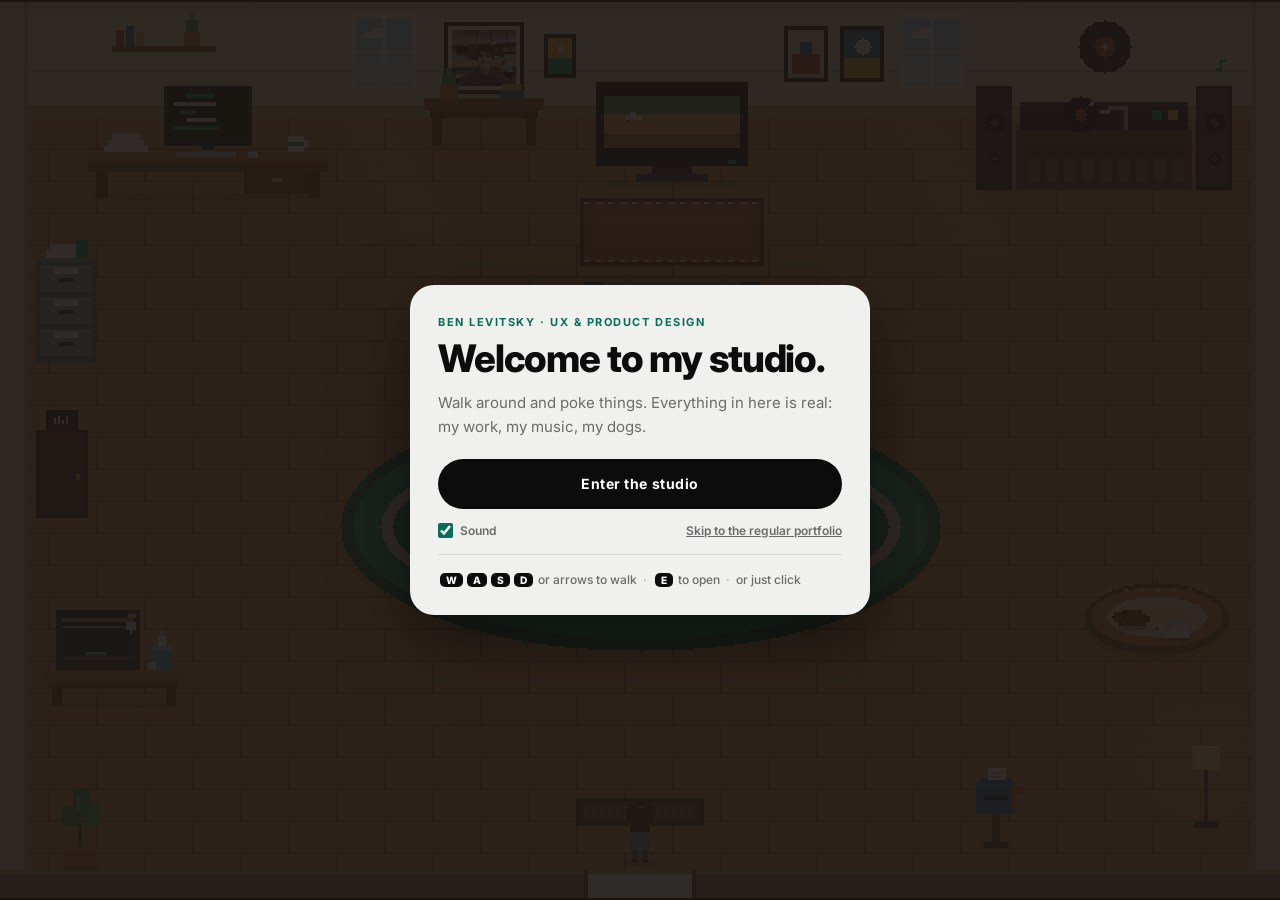
<file: world/index.html>
<!DOCTYPE html>
<html lang="en">
<head>
<meta charset="UTF-8">
<meta name="viewport" content="width=device-width, initial-scale=1, viewport-fit=cover">
<meta name="theme-color" content="#1b1612">
<title>Ben's Studio — a walkable portfolio</title>
<meta name="description" content="Walk around Ben Levitsky's studio. Every object is a way into his work, music, dogs, and contact info.">
<link rel="preconnect" href="https://fonts.googleapis.com">
<link rel="preconnect" href="https://fonts.gstatic.com" crossorigin>
<link href="https://fonts.googleapis.com/css2?family=Inter:wght@400;500;600;700;800&display=swap" rel="stylesheet">
<link rel="stylesheet" href="style.css">
</head>
<body>

<canvas id="c" tabindex="0" role="img"
        aria-label="Interactive studio scene. Use the Places menu or arrow keys to explore. All content is also available from the regular portfolio."></canvas>
<div id="labels" aria-hidden="true"></div>

<!-- HUD -->
<header id="hud" hidden>
  <div class="hud-left">
    <span class="hud-title">Ben's Studio</span>
    <span class="hud-progress" id="progress" title="Things you've explored"><b id="found">0</b>/<span id="total">8</span> explored</span>
  </div>
  <div class="hud-right">
    <div class="places">
      <button id="placesBtn" class="pill" aria-expanded="false" aria-controls="placesList">Places</button>
      <ul id="placesList" hidden></ul>
    </div>
    <button id="muteBtn" class="pill icon" aria-pressed="false" aria-label="Sound on" title="Sound">
      <svg id="icoOn" viewBox="0 0 24 24" width="16" height="16" fill="none" stroke="currentColor" stroke-width="2" stroke-linecap="round" stroke-linejoin="round"><path d="M11 5 6 9H2v6h4l5 4V5z"/><path d="M15.5 8.5a5 5 0 0 1 0 7"/><path d="M18.5 5.5a9 9 0 0 1 0 13"/></svg>
      <svg id="icoOff" viewBox="0 0 24 24" width="16" height="16" fill="none" stroke="currentColor" stroke-width="2" stroke-linecap="round" stroke-linejoin="round" hidden><path d="M11 5 6 9H2v6h4l5 4V5z"/><path d="m22 9-6 6"/><path d="m16 9 6 6"/></svg>
    </button>
    <a class="pill ghost" id="skipLink" href="../index.html">Regular site →</a>
  </div>
</header>

<div id="hint" hidden></div>
<div id="toast" role="status" aria-live="polite"></div>

<!-- Drum play mode — key legend + exit, shown while playing the kit -->
<div id="drumPlay" hidden>
  <button id="drumPlayExit" class="drumplay-exit" type="button">
    <svg width="14" height="14" viewBox="0 0 24 24" fill="none" stroke="currentColor" stroke-width="2.4" stroke-linecap="round" stroke-linejoin="round"><path d="M15 18l-6-6 6-6"/></svg>
    Done playing
  </button>
  <div class="drumplay-legend">
    <span><kbd>1</kbd>Hi-hat</span>
    <span><kbd>2</kbd>Snare</span>
    <span><kbd>3</kbd>Kick</span>
    <span><kbd>4</kbd>Tom</span>
    <span><kbd>5</kbd>Crash</span>
    <span class="drumplay-esc"><kbd>Esc</kbd>to stop</span>
  </div>
</div>

<!-- Walkthrough — shown once, right after entering -->
<div id="walk" hidden>
  <div class="walk-card">
    <div class="walk-step" data-step="0">
      <div class="walk-icon"><svg viewBox="0 0 24 24" fill="none" stroke="currentColor" stroke-width="2" stroke-linecap="round" stroke-linejoin="round"><path d="M12 19V5M5 12l7-7 7 7"/></svg></div>
      <h3>Walking around</h3>
      <p><kbd>W</kbd><kbd>A</kbd><kbd>S</kbd><kbd>D</kbd> or the arrow keys move you. You can also just click anywhere on the floor. I'll path around the furniture.</p>
    </div>
    <div class="walk-step" data-step="1" hidden>
      <div class="walk-icon"><svg viewBox="0 0 24 24" fill="none" stroke="currentColor" stroke-width="2" stroke-linecap="round" stroke-linejoin="round"><circle cx="12" cy="12" r="9"/><path d="M12 8v4l3 2"/></svg></div>
      <h3>Opening things</h3>
      <p>Every labeled object is real content. Walk up and press <kbd>E</kbd>, or just click its label: Work, About, Music, and a few more.</p>
    </div>
    <div class="walk-step" data-step="2" hidden>
      <div class="walk-icon"><svg viewBox="0 0 24 24" fill="none" stroke="currentColor" stroke-width="2" stroke-linecap="round" stroke-linejoin="round"><path d="M4.5 12.5a4.5 4.5 0 0 1 5-7l2.5 2.5 2.5-2.5a4.5 4.5 0 1 1 6 6.5L12 20l-7.5-7.5Z"/></svg></div>
      <h3>Frankie &amp; Coby</h3>
      <p>My dogs follow you around the room. Click on either one to say hi. They nap in their bed if you wander off too long.</p>
    </div>
    <div class="walk-step" data-step="3" hidden>
      <div class="walk-icon"><svg viewBox="0 0 24 24" fill="none" stroke="currentColor" stroke-width="2" stroke-linecap="round" stroke-linejoin="round"><path d="M9 18V6l11-2v14"/><circle cx="6" cy="18" r="3"/><circle cx="17" cy="16" r="3"/></svg></div>
      <h3>There's a second room</h3>
      <p>The door on the left wall leads to a small drum studio. Music's already going, and the kit is fully playable.</p>
    </div>
    <div class="walk-dots"><span class="on"></span><span></span><span></span><span></span></div>
    <div class="walk-actions">
      <button id="walkSkip" class="walk-skip">Skip</button>
      <button id="walkNext" class="cta walk-next">Next</button>
    </div>
  </div>
</div>

<!-- Intro -->
<section id="intro">
  <div class="intro-card">
    <div class="eyebrow">Ben Levitsky · UX &amp; product design</div>
    <h1>Welcome to my studio.</h1>
    <p>Walk around and poke things. Everything in here is real: my work, my music, my dogs.</p>
    <button id="enter" class="cta">Enter the studio</button>
    <div class="intro-row">
      <label class="check"><input type="checkbox" id="soundOpt" checked> Sound</label>
      <a id="introSkip" href="../index.html">Skip to the regular portfolio</a>
    </div>
    <div class="keys" id="introKeys"><kbd>W</kbd><kbd>A</kbd><kbd>S</kbd><kbd>D</kbd> or arrows to walk <span>·</span> <kbd>E</kbd> to open <span>·</span> or just click</div>
  </div>
</section>

<!-- Content panel -->
<div id="panel" role="dialog" aria-modal="true" aria-labelledby="panelTitle" hidden>
  <div class="card" id="card">
    <div class="card-head">
      <h2 id="panelTitle"></h2>
      <button id="panelClose" class="close" aria-label="Close">✕</button>
    </div>
    <div class="card-body" id="panelBody"></div>
  </div>
</div>

<div id="live" class="sr" aria-live="polite"></div>

<noscript>
  <div class="noscript">This studio needs JavaScript. <a href="../index.html">Open the regular portfolio</a>.</div>
</noscript>

<script src="game.js"></script>
</body>
</html>
</file>
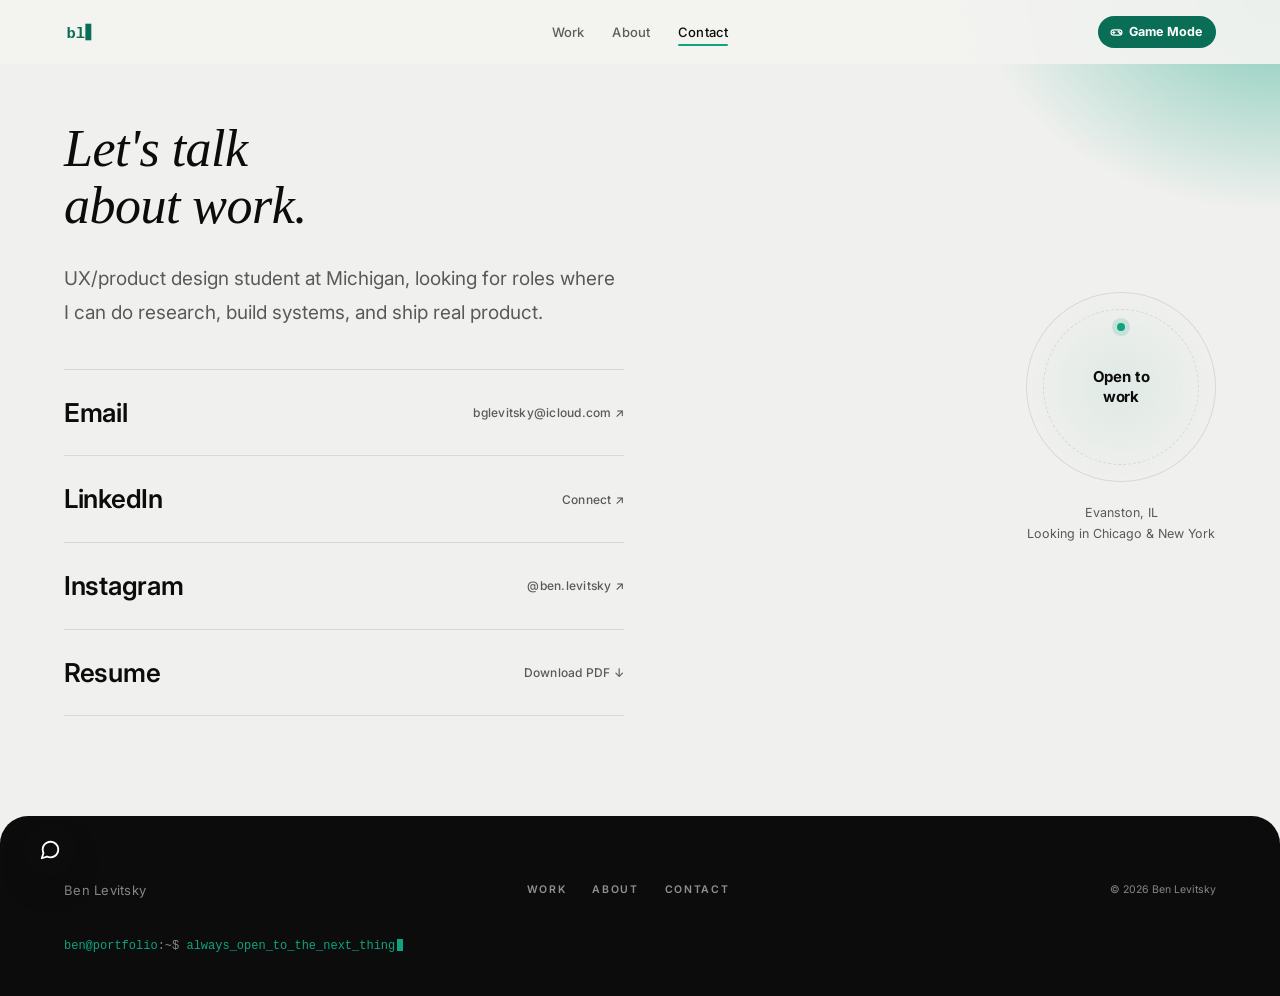
<file: contact.html>
<!DOCTYPE html>
<html lang="en">
<head>
<meta charset="UTF-8">
<meta name="viewport" content="width=device-width, initial-scale=1.0, viewport-fit=cover">
<meta name="apple-mobile-web-app-capable" content="yes">
<meta name="apple-mobile-web-app-status-bar-style" content="black-translucent">
<meta name="theme-color" content="#F3F3F1">
<title>Contact — Ben Levitsky</title>
<link rel="preconnect" href="https://fonts.googleapis.com">
<link rel="preconnect" href="https://fonts.gstatic.com" crossorigin>
<link href="https://fonts.googleapis.com/css2?family=Inter:wght@400;500;600;700;800&family=Montserrat:wght@400;700;800&display=swap" rel="stylesheet">
<link rel="stylesheet" href="css/site.css?v=20261126b">
</head>
<body>

<nav class="nav" id="nav">
  <a class="nav-logo" href="index.html" aria-label="Ben Levitsky — home">
    <svg class="nav-logo-mark" width="38" height="38" viewBox="0 0 32 32" aria-hidden="true">
      <text x="2" y="21">bl</text>
      <rect class="nav-logo-cursor" x="18" y="9" width="5" height="14"/>
    </svg>
  </a>
  <ul class="nav-mid">
    <li><a href="index.html">Work</a></li>
    <li><a href="about.html">About</a></li>
    <li><a href="contact.html">Contact</a></li>
  </ul>
  <div class="nav-right">
    <a href="world/index.html" class="nav-game">
      <svg width="13" height="13" viewBox="0 0 24 24" fill="none" stroke="currentColor" stroke-width="2.2" stroke-linecap="round" stroke-linejoin="round"><rect x="2" y="7" width="20" height="10" rx="5"/><path d="M7 10v4M5 12h4"/><circle cx="16" cy="10.5" r="1"/><circle cx="18.5" cy="13" r="1"/></svg>
      Game Mode
    </a>
  </div>
  <div class="burger" id="burger"><span></span><span></span><span></span></div>
</nav>

<div class="mob" id="mob">
  <a href="index.html">Work</a>
  <a href="about.html">About</a>
  <a href="contact.html">Contact</a>
  <a href="world/index.html" class="mob-game">
    <svg width="14" height="14" viewBox="0 0 24 24" fill="none" stroke="currentColor" stroke-width="2.2" stroke-linecap="round" stroke-linejoin="round"><rect x="2" y="7" width="20" height="10" rx="5"/><path d="M7 10v4M5 12h4"/><circle cx="16" cy="10.5" r="1"/><circle cx="18.5" cy="13" r="1"/></svg>
    Game Mode
  </a>
  <div class="mob-foot">
    <a href="https://www.linkedin.com/in/benjamin-levitsky-3704362a4/" target="_blank" style="color:var(--coral)">LinkedIn</a>
    &nbsp;·&nbsp;
    <a href="https://www.instagram.com/ben.levitsky/" target="_blank" style="color:var(--coral)">Instagram</a>
    &nbsp;·&nbsp;
    <a href="images/Ben-Levitsky-Resume.pdf" target="_blank" style="color:var(--coral)">Resume</a>
  </div>
</div>

<section class="contact-hero">
  <div class="wrap contact-wrap">
    <div class="contact-main">
      <h1 class="contact-h1 rv" style="transition-delay:.05s">Let's talk<br>about work.</h1>
      <p class="contact-body rv" style="transition-delay:.1s">UX/product design student at Michigan, looking for roles where I can do research, build systems, and ship real product.</p>

      <div class="contact-links rv" style="transition-delay:.15s">
        <a class="contact-link-row" href="mailto:bglevitsky@icloud.com">
          Email <span>bglevitsky@icloud.com ↗</span>
        </a>
        <a class="contact-link-row" href="https://www.linkedin.com/in/benjamin-levitsky-3704362a4/" target="_blank" rel="noopener">
          LinkedIn <span>Connect ↗</span>
        </a>
        <a class="contact-link-row" href="https://www.instagram.com/ben.levitsky/" target="_blank" rel="noopener">
          Instagram <span>@ben.levitsky ↗</span>
        </a>
        <a class="contact-link-row" href="images/Ben-Levitsky-Resume.pdf" target="_blank" rel="noopener">
          Resume <span>Download PDF ↓</span>
        </a>
      </div>
    </div>

    <div class="contact-side rv" style="transition-delay:.2s" aria-hidden="true">
      <div class="contact-status-ring">
        <span class="contact-status-dot"></span>
        <span class="contact-status-label">Open to<br>work</span>
      </div>
      <p class="contact-side-note">Evanston, IL<br>Looking in Chicago &amp; New York</p>
    </div>
  </div>
</section>

<footer class="footer footer-contact">
  <div class="f-row">
    <span class="f-logo">Ben Levitsky</span>
    <div class="f-links">
      <a href="index.html">Work</a>
      <a href="about.html">About</a>
      <a href="contact.html">Contact</a>
    </div>
    <span class="f-copy">© 2026 Ben Levitsky</span>
  </div>
  <div class="f-term">ben@portfolio<span class="f-term-dim">:~$</span> always_open_to_the_next_thing<span class="f-cursor"></span></div>
</footer>

<script src="js/site-common.js?v=20260930h"></script>
</body>
</html>
</file>
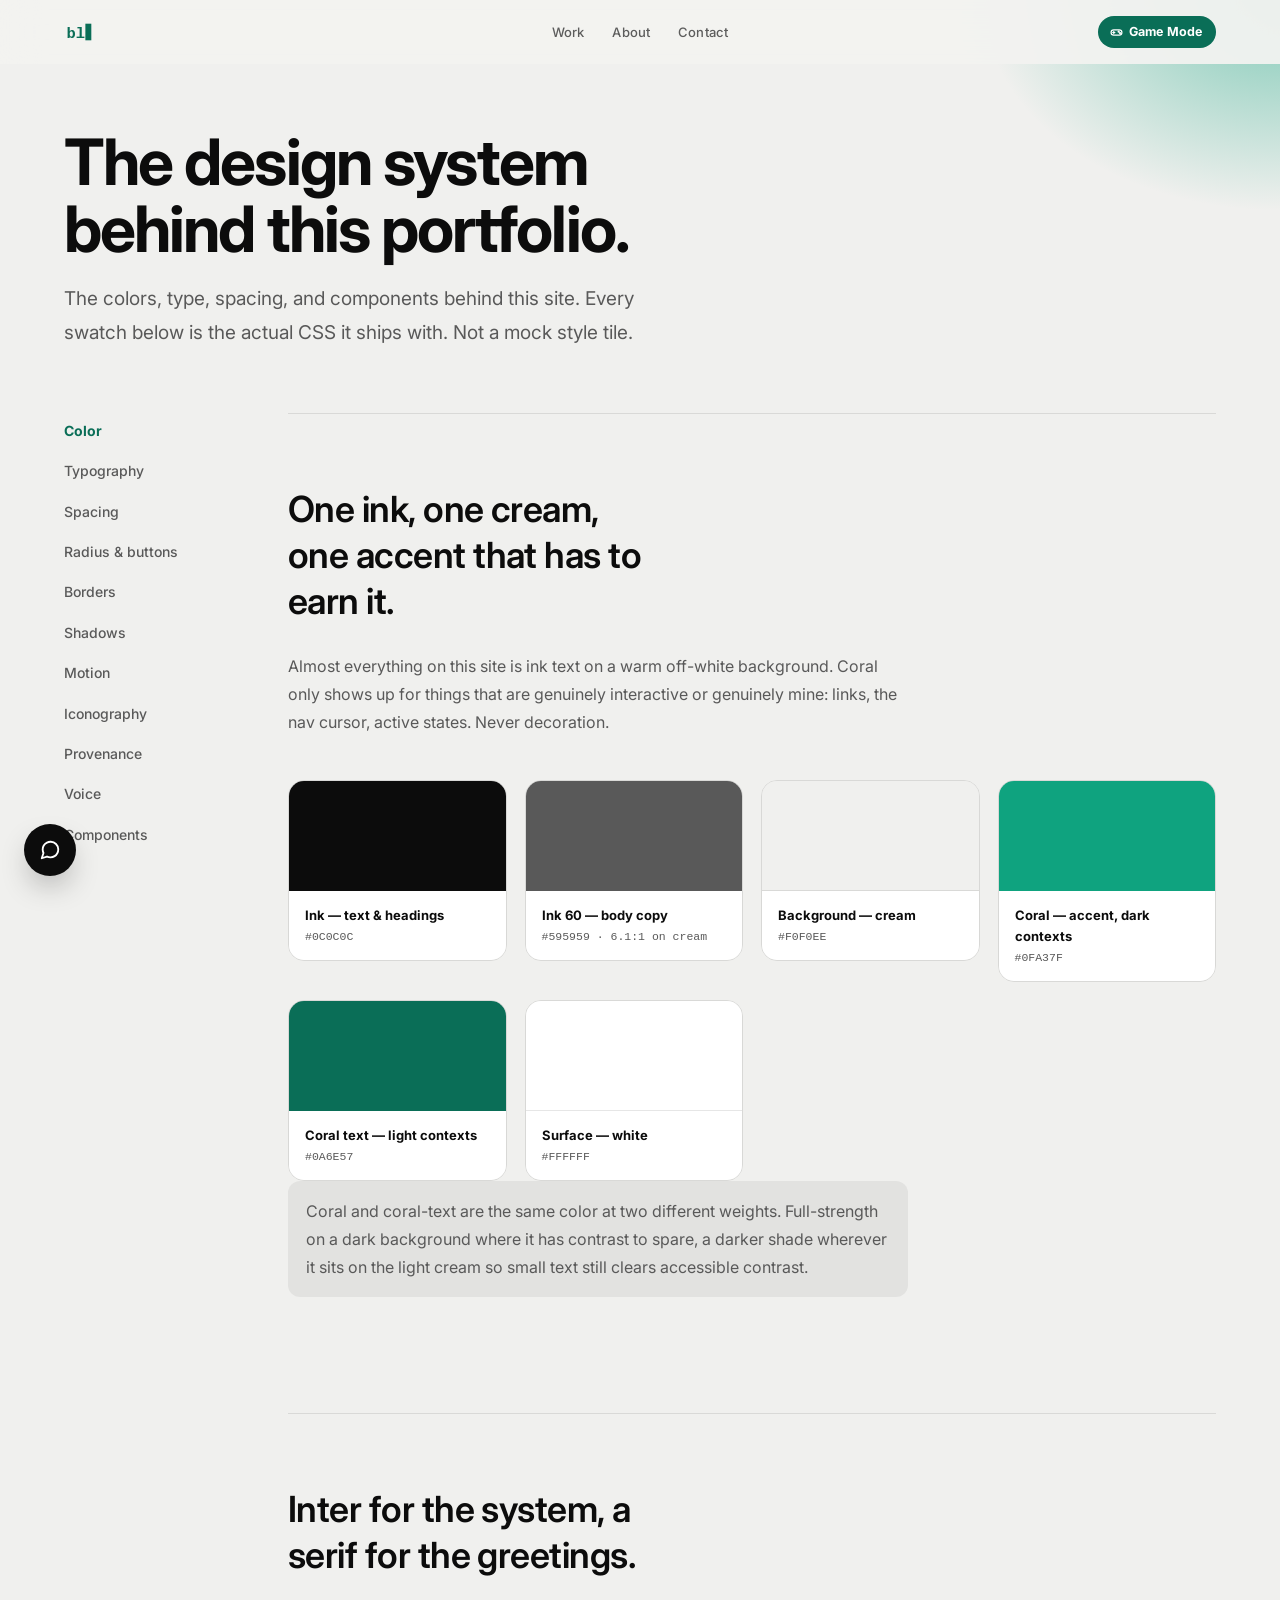
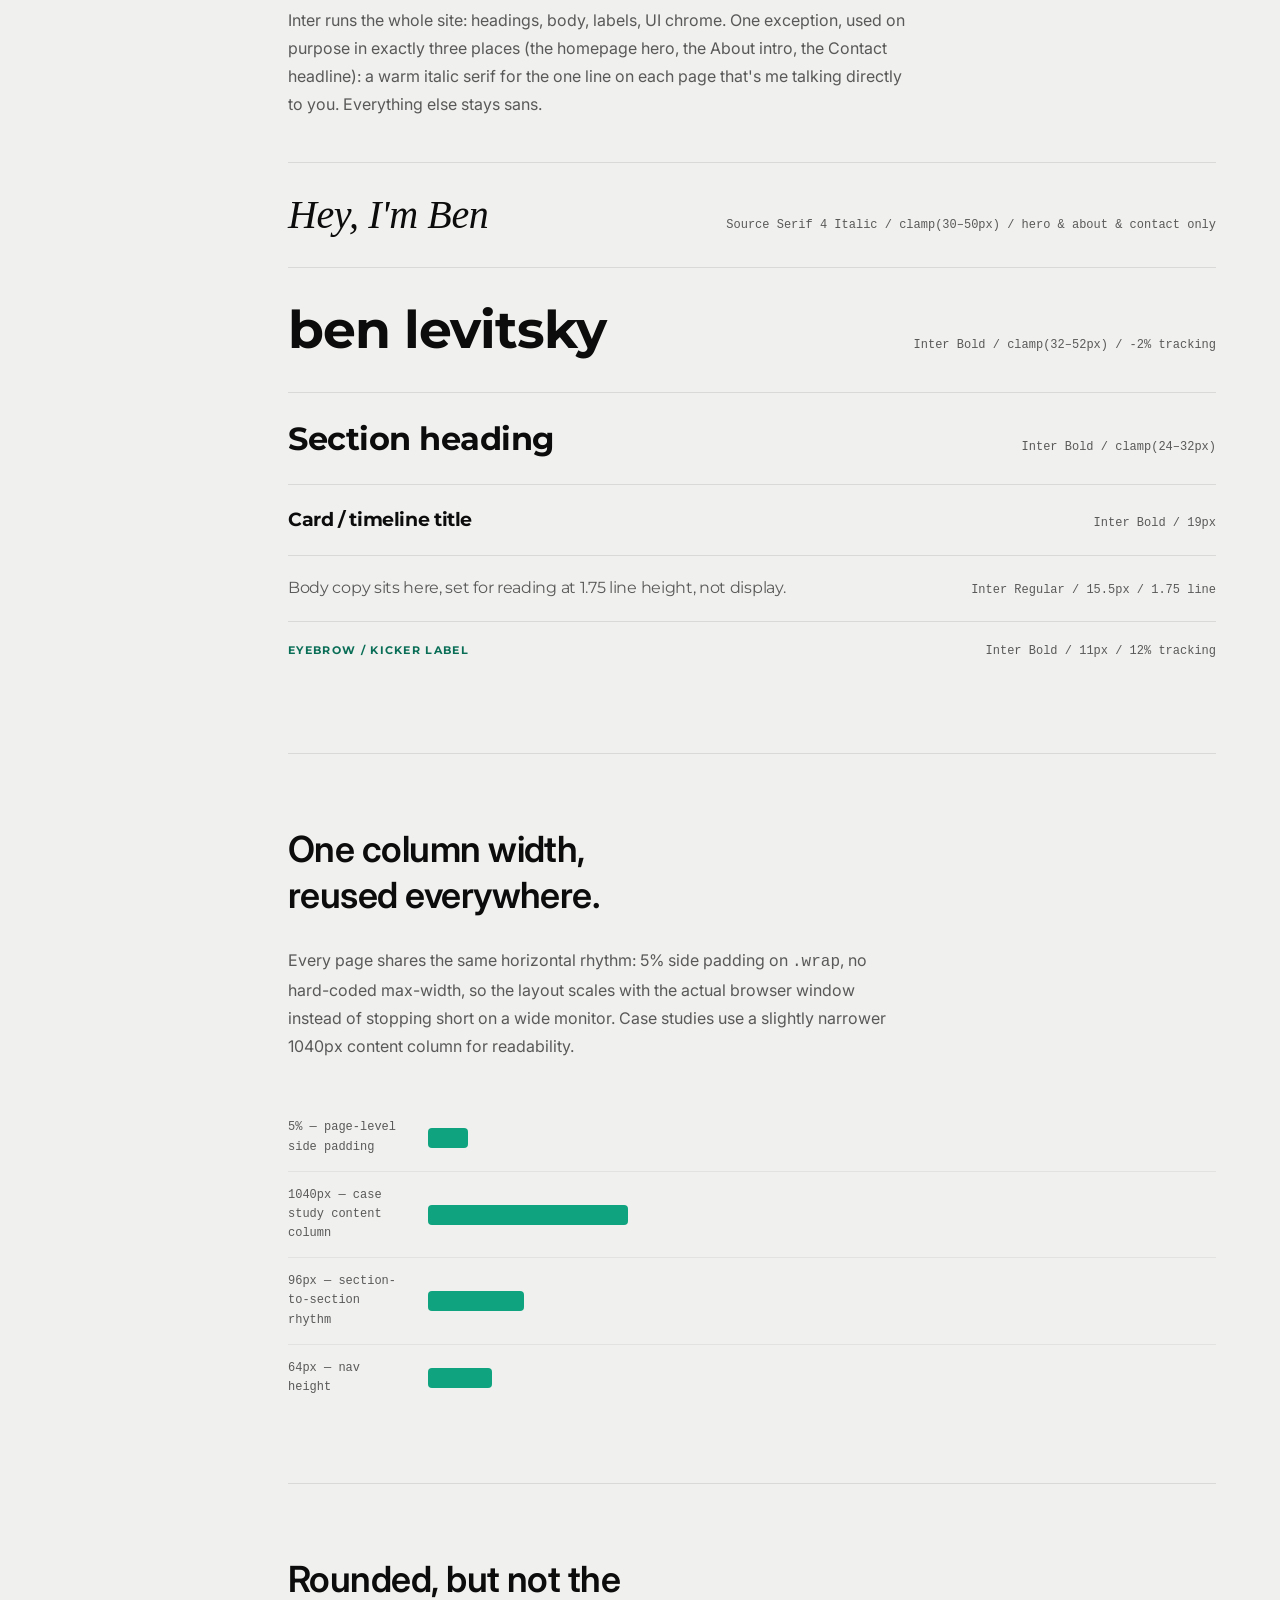
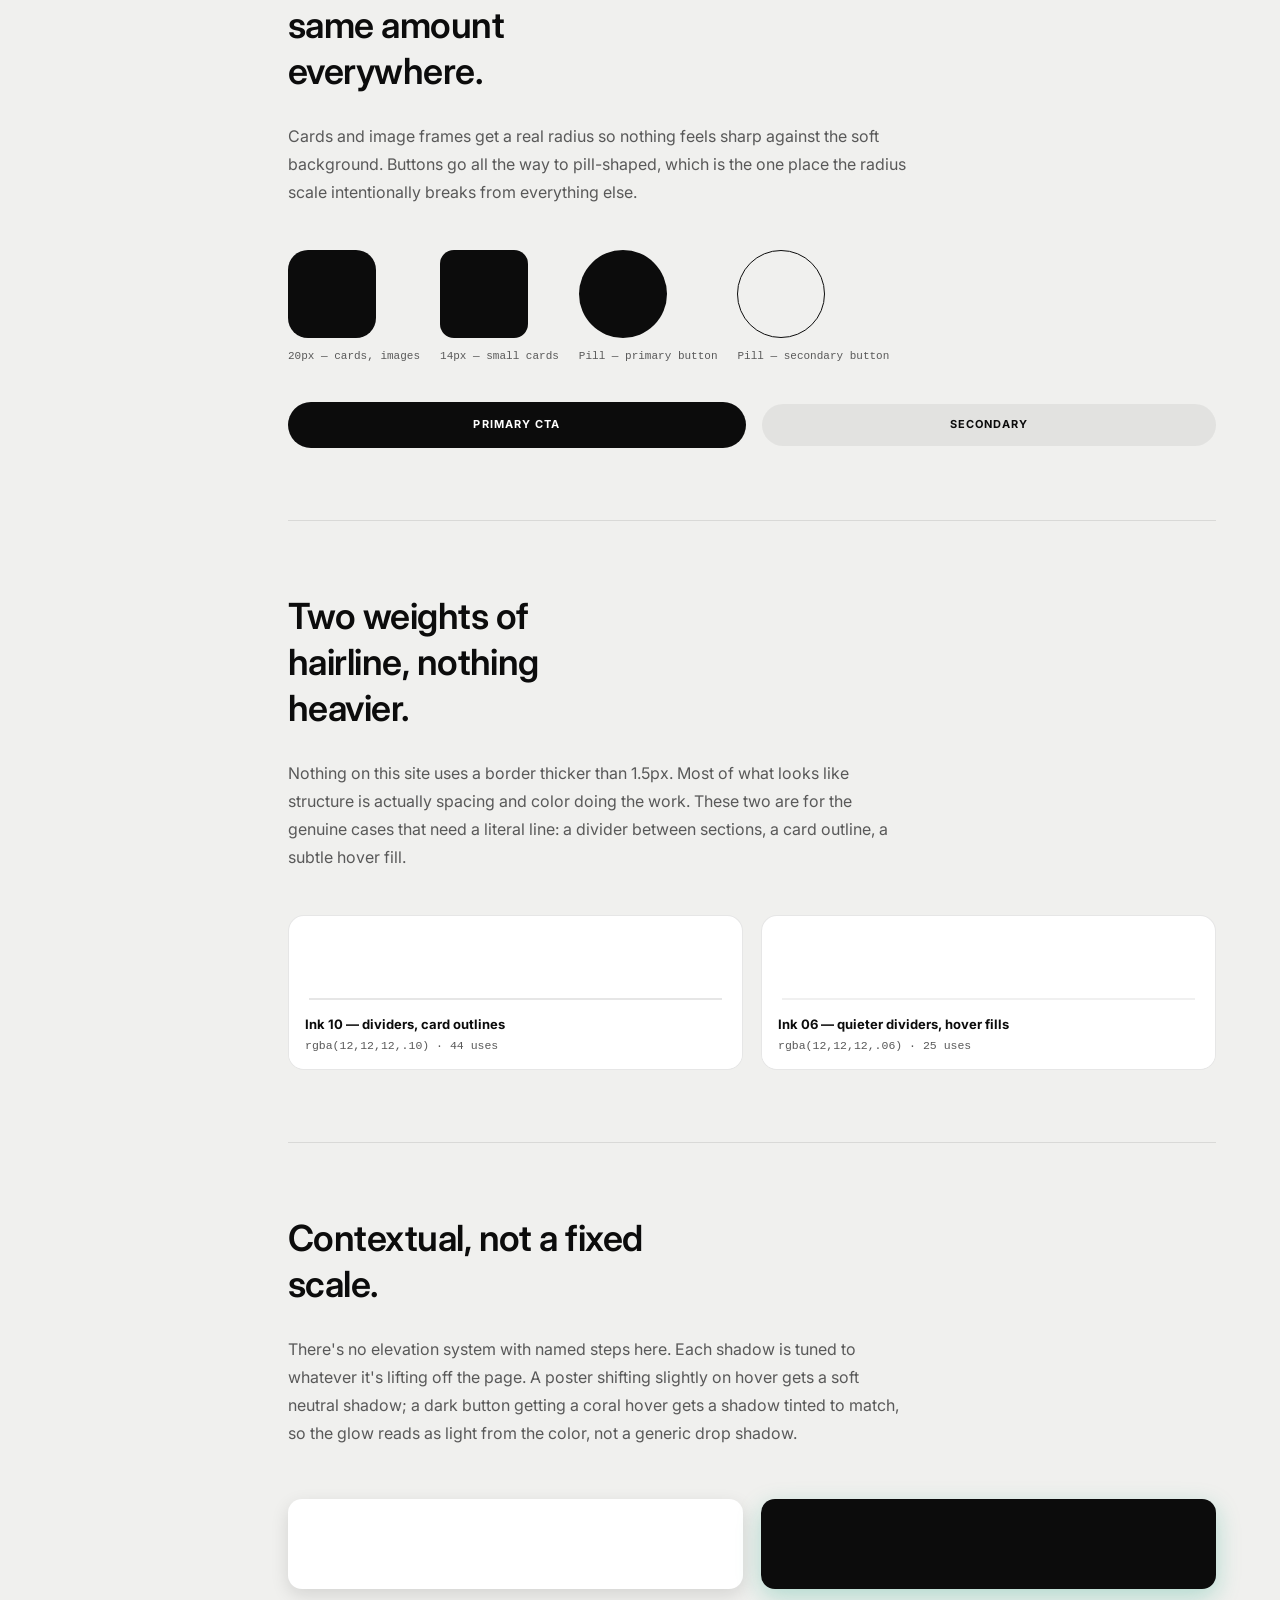
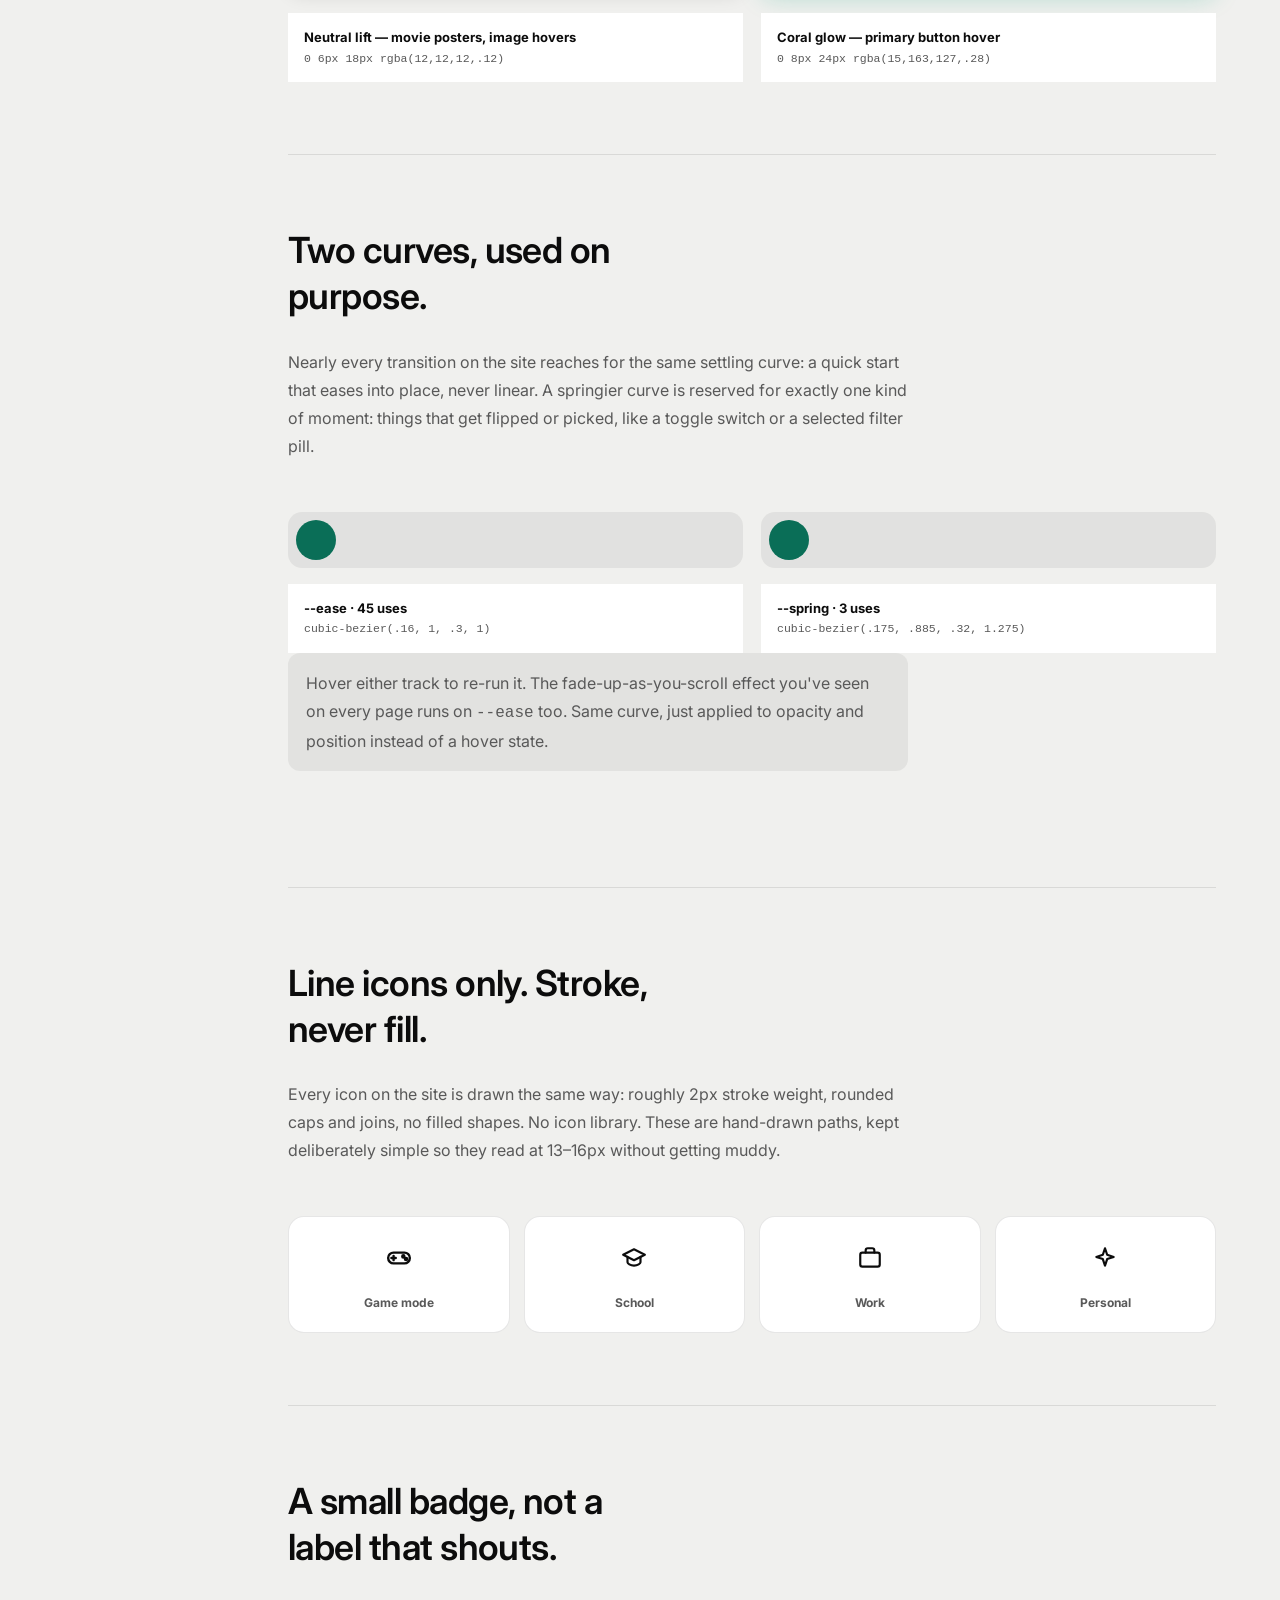
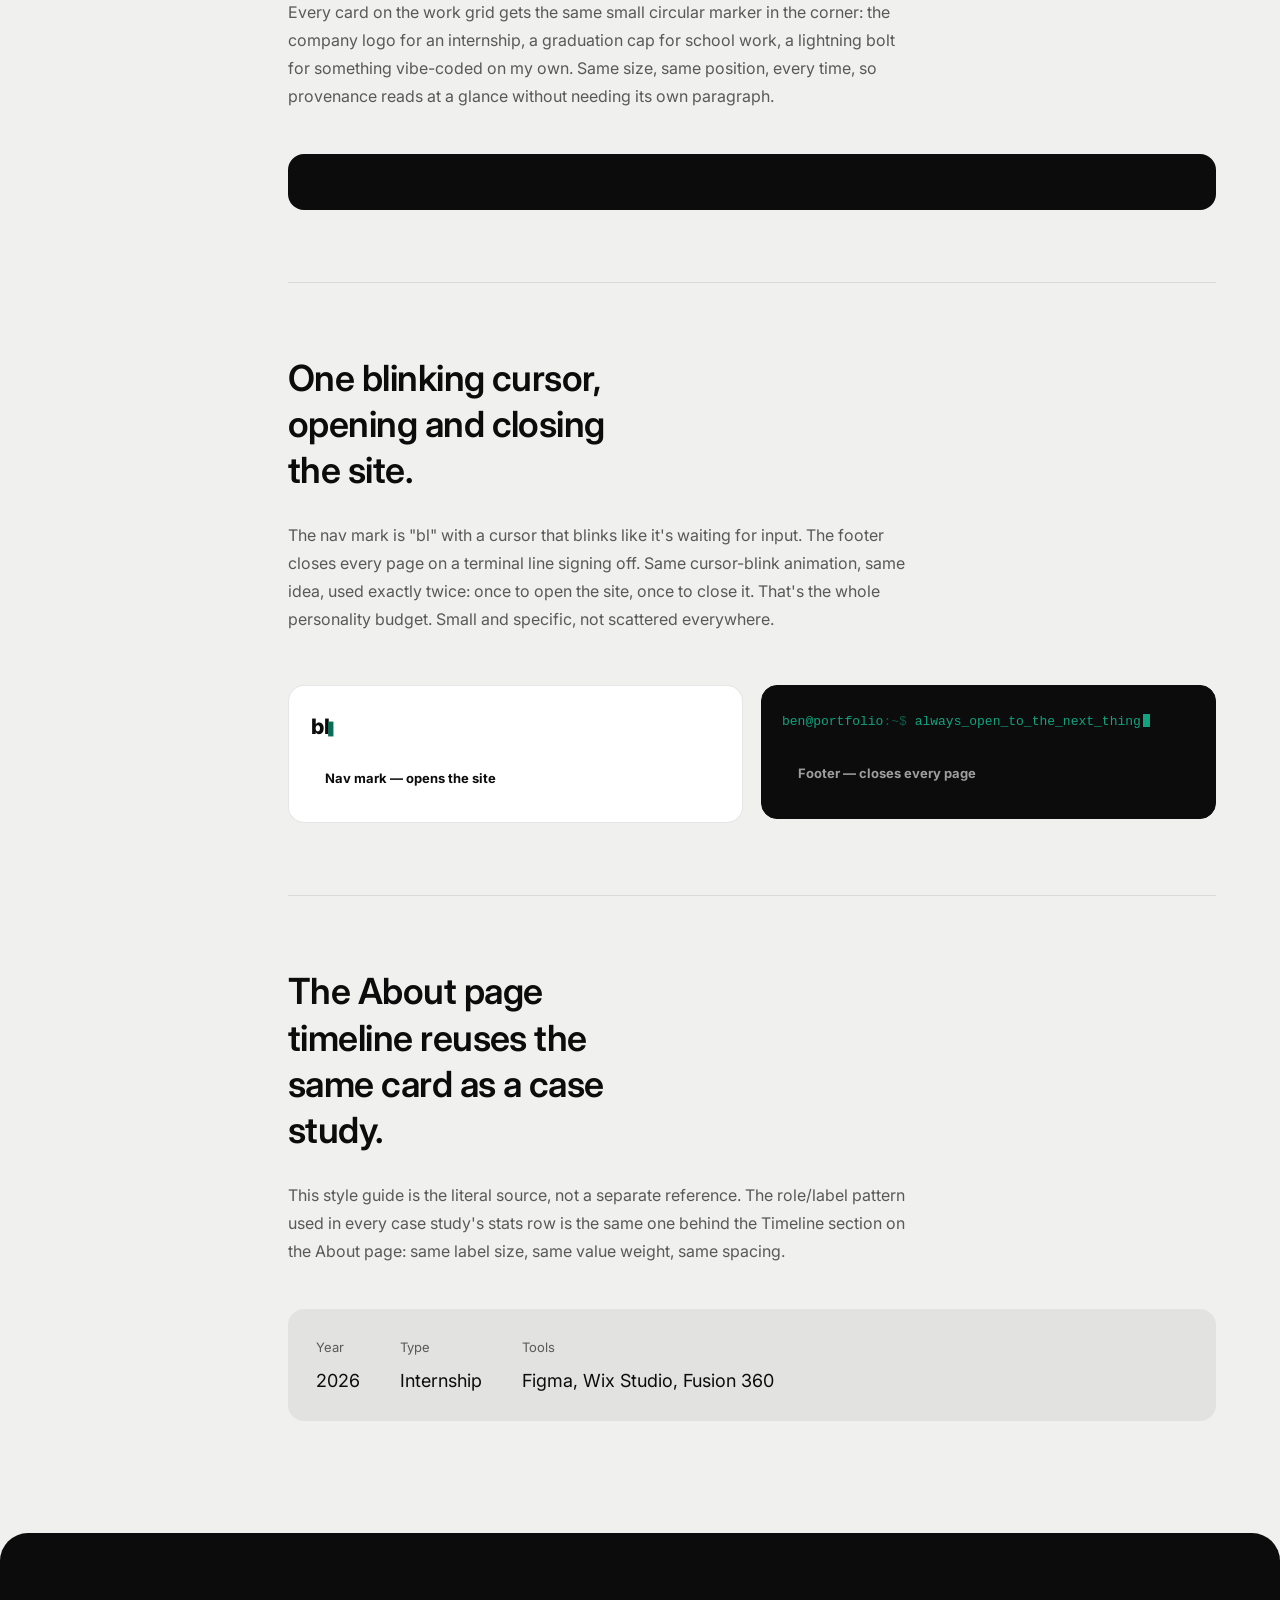
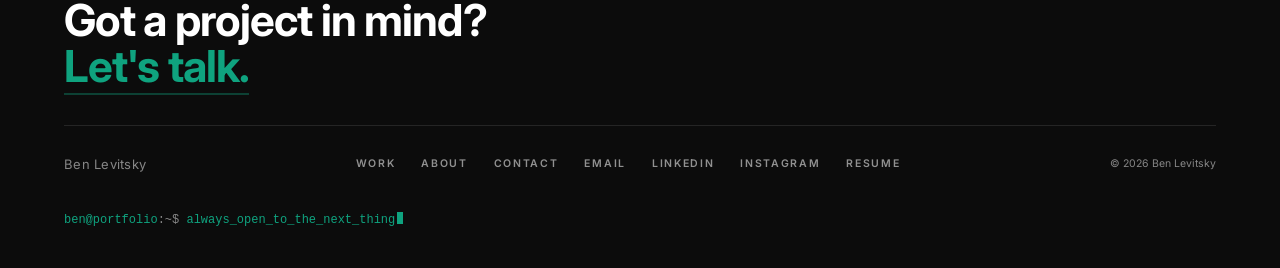
<file: design-system.html>
<!DOCTYPE html>
<html lang="en">
<head>
<meta charset="UTF-8">
<meta name="viewport" content="width=device-width, initial-scale=1.0, viewport-fit=cover">
<meta name="apple-mobile-web-app-capable" content="yes">
<meta name="apple-mobile-web-app-status-bar-style" content="black-translucent">
<meta name="theme-color" content="#F3F3F1">
<title>Design System — Ben Levitsky</title>
<link rel="preconnect" href="https://fonts.googleapis.com">
<link rel="preconnect" href="https://fonts.gstatic.com" crossorigin>
<link href="https://fonts.googleapis.com/css2?family=Inter:wght@400;500;600;700;800&family=Montserrat:wght@400;700;800&display=swap" rel="stylesheet">
<link rel="stylesheet" href="css/site.css?v=20261126b">
</head>
<body>

<nav class="nav" id="nav">
  <a class="nav-logo" href="index.html" aria-label="Ben Levitsky — home">
    <svg class="nav-logo-mark" width="38" height="38" viewBox="0 0 32 32" aria-hidden="true">
      <text x="2" y="21">bl</text>
      <rect class="nav-logo-cursor" x="18" y="9" width="5" height="14"/>
    </svg>
  </a>
  <ul class="nav-mid">
    <li><a href="index.html">Work</a></li>
    <li><a href="about.html">About</a></li>
    <li><a href="contact.html">Contact</a></li>
  </ul>
  <div class="nav-right">
    <a href="world/index.html" class="nav-game">
      <svg width="13" height="13" viewBox="0 0 24 24" fill="none" stroke="currentColor" stroke-width="2.2" stroke-linecap="round" stroke-linejoin="round"><rect x="2" y="7" width="20" height="10" rx="5"/><path d="M7 10v4M5 12h4"/><circle cx="16" cy="10.5" r="1"/><circle cx="18.5" cy="13" r="1"/></svg>
      Game Mode
    </a>
  </div>
  <div class="burger" id="burger"><span></span><span></span><span></span></div>
</nav>

<div class="mob" id="mob">
  <a href="index.html">Work</a>
  <a href="about.html">About</a>
  <a href="contact.html">Contact</a>
  <a href="world/index.html" class="mob-game">
    <svg width="14" height="14" viewBox="0 0 24 24" fill="none" stroke="currentColor" stroke-width="2.2" stroke-linecap="round" stroke-linejoin="round"><rect x="2" y="7" width="20" height="10" rx="5"/><path d="M7 10v4M5 12h4"/><circle cx="16" cy="10.5" r="1"/><circle cx="18.5" cy="13" r="1"/></svg>
    Game Mode
  </a>
  <div class="mob-foot">
    <a href="https://www.linkedin.com/in/benjamin-levitsky-3704362a4/" target="_blank" style="color:var(--coral)">LinkedIn</a>
    &nbsp;·&nbsp;
    <a href="https://www.instagram.com/ben.levitsky/" target="_blank" style="color:var(--coral)">Instagram</a>
    &nbsp;·&nbsp;
    <a href="images/Ben-Levitsky-Resume.pdf" target="_blank" style="color:var(--coral)">Resume</a>
  </div>
</div>

<section class="ds-hero">
  <div class="wrap">
    <h1 class="rv" style="transition-delay:.05s">The design system behind this portfolio.</h1>
    <p class="rv" style="transition-delay:.1s">
      The colors, type, spacing, and components behind this site. Every swatch below is the
      actual CSS it ships with. Not a mock style tile.
    </p>
  </div>
</section>

<div class="wrap">
  <div class="ab2-layout ds-layout">
    <nav class="ab2-side" id="dsSide">
      <a href="#color" class="ab2-side-link active">Color</a>
      <a href="#type" class="ab2-side-link">Typography</a>
      <a href="#spacing" class="ab2-side-link">Spacing</a>
      <a href="#radius" class="ab2-side-link">Radius &amp; buttons</a>
      <a href="#borders" class="ab2-side-link">Borders</a>
      <a href="#shadows" class="ab2-side-link">Shadows</a>
      <a href="#motion" class="ab2-side-link">Motion</a>
      <a href="#icons" class="ab2-side-link">Iconography</a>
      <a href="#provenance" class="ab2-side-link">Provenance</a>
      <a href="#voice" class="ab2-side-link">Voice</a>
      <a href="#components" class="ab2-side-link">Components</a>
    </nav>

    <div class="ab2-content">

<section class="ds-section ab2-section" id="color">
    <h2>One ink, one cream, one accent that has to earn it.</h2>
    <p>Almost everything on this site is ink text on a warm off-white background. Coral only shows up for things that are genuinely interactive or genuinely mine: links, the nav cursor, active states. Never decoration.</p>
    <div class="ds-color-grid">
      <div class="ds-color-card">
        <div class="ds-color-swatch" style="background:#0C0C0C"></div>
        <div class="ds-color-meta"><div class="ds-color-name">Ink — text &amp; headings</div><div class="ds-color-hex">#0C0C0C</div></div>
      </div>
      <div class="ds-color-card">
        <div class="ds-color-swatch" style="background:#595959"></div>
        <div class="ds-color-meta"><div class="ds-color-name">Ink 60 — body copy</div><div class="ds-color-hex">#595959 · 6.1:1 on cream</div></div>
      </div>
      <div class="ds-color-card">
        <div class="ds-color-swatch" style="background:#F0F0EE;border-bottom:1px solid var(--ink10)"></div>
        <div class="ds-color-meta"><div class="ds-color-name">Background — cream</div><div class="ds-color-hex">#F0F0EE</div></div>
      </div>
      <div class="ds-color-card">
        <div class="ds-color-swatch" style="background:#0FA37F"></div>
        <div class="ds-color-meta"><div class="ds-color-name">Coral — accent, dark contexts</div><div class="ds-color-hex">#0FA37F</div></div>
      </div>
      <div class="ds-color-card">
        <div class="ds-color-swatch" style="background:#0A6E57"></div>
        <div class="ds-color-meta"><div class="ds-color-name">Coral text — light contexts</div><div class="ds-color-hex">#0A6E57</div></div>
      </div>
      <div class="ds-color-card">
        <div class="ds-color-swatch" style="background:#FFFFFF;border-bottom:1px solid var(--ink10)"></div>
        <div class="ds-color-meta"><div class="ds-color-name">Surface — white</div><div class="ds-color-hex">#FFFFFF</div></div>
      </div>
    </div>
    <p class="ds-token-note">Coral and coral-text are the same color at two different weights. Full-strength on a dark background where it has contrast to spare, a darker shade wherever it sits on the light cream so small text still clears accessible contrast.</p>
</section>

<section class="ds-section ab2-section" id="type">
    <h2>Inter for the system, a serif for the greetings.</h2>
    <p>Inter runs the whole site: headings, body, labels, UI chrome. One exception, used on purpose in exactly three places (the homepage hero, the About intro, the Contact headline): a warm italic serif for the one line on each page that's me talking directly to you. Everything else stays sans.</p>
    <div style="border-top:1px solid var(--ink10)">
      <div class="ds-type-row">
        <div class="ds-type-sample" style="font-family:var(--f-serif);font-style:italic;font-weight:400;font-size:40px;letter-spacing:-.01em">Hey, I'm Ben</div>
        <div class="ds-type-label">Source Serif 4 Italic / clamp(30–50px) / hero &amp; about &amp; contact only</div>
      </div>
      <div class="ds-type-row">
        <div class="ds-type-sample" style="font-size:52px;font-weight:700;letter-spacing:-.02em">ben levitsky</div>
        <div class="ds-type-label">Inter Bold / clamp(32–52px) / -2% tracking</div>
      </div>
      <div class="ds-type-row">
        <div class="ds-type-sample" style="font-size:32px;font-weight:700;letter-spacing:-.015em">Section heading</div>
        <div class="ds-type-label">Inter Bold / clamp(24–32px)</div>
      </div>
      <div class="ds-type-row">
        <div class="ds-type-sample" style="font-size:19px;font-weight:700">Card / timeline title</div>
        <div class="ds-type-label">Inter Bold / 19px</div>
      </div>
      <div class="ds-type-row">
        <div class="ds-type-sample" style="font-size:15.5px;font-weight:400;color:var(--ink60)">Body copy sits here, set for reading at 1.75 line height, not display.</div>
        <div class="ds-type-label">Inter Regular / 15.5px / 1.75 line</div>
      </div>
      <div class="ds-type-row">
        <div class="ds-type-sample" style="font-size:11px;font-weight:700;letter-spacing:.12em;text-transform:uppercase;color:var(--coral-text)">Eyebrow / kicker label</div>
        <div class="ds-type-label">Inter Bold / 11px / 12% tracking</div>
      </div>
    </div>
</section>

<section class="ds-section ab2-section" id="spacing">
    <h2>One column width, reused everywhere.</h2>
    <p>Every page shares the same horizontal rhythm: 5% side padding on <code>.wrap</code>, no hard-coded max-width, so the layout scales with the actual browser window instead of stopping short on a wide monitor. Case studies use a slightly narrower 1040px content column for readability.</p>
    <div>
      <div class="ds-scale-row"><div class="ds-scale-label">5% — page-level side padding</div><div class="ds-scale-bar" style="width:40px"></div></div>
      <div class="ds-scale-row"><div class="ds-scale-label">1040px — case study content column</div><div class="ds-scale-bar" style="width:200px"></div></div>
      <div class="ds-scale-row"><div class="ds-scale-label">96px — section-to-section rhythm</div><div class="ds-scale-bar" style="width:96px"></div></div>
      <div class="ds-scale-row"><div class="ds-scale-label">64px — nav height</div><div class="ds-scale-bar" style="width:64px"></div></div>
    </div>
</section>

<section class="ds-section ab2-section" id="radius">
    <h2>Rounded, but not the same amount everywhere.</h2>
    <p>Cards and image frames get a real radius so nothing feels sharp against the soft background. Buttons go all the way to pill-shaped, which is the one place the radius scale intentionally breaks from everything else.</p>
    <div class="ds-radius-grid">
      <div class="ds-radius-item"><div class="ds-radius-box" style="border-radius:20px"></div><div class="ds-radius-label">20px — cards, images</div></div>
      <div class="ds-radius-item"><div class="ds-radius-box" style="border-radius:14px"></div><div class="ds-radius-label">14px — small cards</div></div>
      <div class="ds-radius-item"><div class="ds-radius-box" style="border-radius:99px;background:#0C0C0C"></div><div class="ds-radius-label">Pill — primary button</div></div>
      <div class="ds-radius-item"><div class="ds-radius-box" style="border-radius:99px;background:transparent;border:1.5px solid #0C0C0C"></div><div class="ds-radius-label">Pill — secondary button</div></div>
    </div>
    <div class="ds-btn-row" style="margin-top:36px">
      <a class="btn btn-dark" style="width:auto;padding:14px 30px;display:inline-flex">Primary CTA</a>
      <a class="btn btn-soft" style="width:auto;padding:12px 28px;display:inline-flex">Secondary</a>
    </div>
</section>

<section class="ds-section ab2-section" id="borders">
    <h2>Two weights of hairline, nothing heavier.</h2>
    <p>Nothing on this site uses a border thicker than 1.5px. Most of what looks like structure is actually spacing and color doing the work. These two are for the genuine cases that need a literal line: a divider between sections, a card outline, a subtle hover fill.</p>
    <div class="ds-border-grid">
      <div class="ds-border-card">
        <div class="ds-border-sample" style="border-bottom:2px solid var(--ink10)"></div>
        <div class="ds-color-meta"><div class="ds-color-name">Ink 10 — dividers, card outlines</div><div class="ds-color-hex">rgba(12,12,12,.10) · 44 uses</div></div>
      </div>
      <div class="ds-border-card">
        <div class="ds-border-sample" style="border-bottom:2px solid var(--ink06)"></div>
        <div class="ds-color-meta"><div class="ds-color-name">Ink 06 — quieter dividers, hover fills</div><div class="ds-color-hex">rgba(12,12,12,.06) · 25 uses</div></div>
      </div>
    </div>
</section>

<section class="ds-section ab2-section" id="shadows">
    <h2>Contextual, not a fixed scale.</h2>
    <p>There's no elevation system with named steps here. Each shadow is tuned to whatever it's lifting off the page. A poster shifting slightly on hover gets a soft neutral shadow; a dark button getting a coral hover gets a shadow tinted to match, so the glow reads as light from the color, not a generic drop shadow.</p>
    <div class="ds-shadow-grid">
      <div class="ds-shadow-card">
        <div class="ds-shadow-sample" style="box-shadow:0 6px 18px rgba(12,12,12,.12)"></div>
        <div class="ds-color-meta"><div class="ds-color-name">Neutral lift — movie posters, image hovers</div><div class="ds-color-hex">0 6px 18px rgba(12,12,12,.12)</div></div>
      </div>
      <div class="ds-shadow-card">
        <div class="ds-shadow-sample ds-shadow-sample-dark" style="box-shadow:0 8px 24px rgba(15,163,127,.28)"></div>
        <div class="ds-color-meta"><div class="ds-color-name">Coral glow — primary button hover</div><div class="ds-color-hex">0 8px 24px rgba(15,163,127,.28)</div></div>
      </div>
    </div>
</section>

<section class="ds-section ab2-section" id="motion">
    <h2>Two curves, used on purpose.</h2>
    <p>Nearly every transition on the site reaches for the same settling curve: a quick start that eases into place, never linear. A springier curve is reserved for exactly one kind of moment: things that get flipped or picked, like a toggle switch or a selected filter pill.</p>
    <div class="ds-motion-grid">
      <div class="ds-motion-card">
        <div class="ds-motion-track"><div class="ds-motion-ball ds-motion-ease"></div></div>
        <div class="ds-color-meta"><div class="ds-color-name">--ease · 45 uses</div><div class="ds-color-hex">cubic-bezier(.16, 1, .3, 1)</div></div>
      </div>
      <div class="ds-motion-card">
        <div class="ds-motion-track"><div class="ds-motion-ball ds-motion-spring"></div></div>
        <div class="ds-color-meta"><div class="ds-color-name">--spring · 3 uses</div><div class="ds-color-hex">cubic-bezier(.175, .885, .32, 1.275)</div></div>
      </div>
    </div>
    <p class="ds-token-note">Hover either track to re-run it. The fade-up-as-you-scroll effect you've seen on every page runs on <code>--ease</code> too. Same curve, just applied to opacity and position instead of a hover state.</p>
</section>

<section class="ds-section ab2-section" id="icons">
    <h2>Line icons only. Stroke, never fill.</h2>
    <p>Every icon on the site is drawn the same way: roughly 2px stroke weight, rounded caps and joins, no filled shapes. No icon library. These are hand-drawn paths, kept deliberately simple so they read at 13–16px without getting muddy.</p>
    <div class="ds-icon-grid">
      <div class="ds-icon-card"><svg viewBox="0 0 24 24" fill="none" stroke="currentColor" stroke-width="2.2" stroke-linecap="round" stroke-linejoin="round"><rect x="2" y="7" width="20" height="10" rx="5"/><path d="M7 10v4M5 12h4"/><circle cx="16" cy="10.5" r="1"/><circle cx="18.5" cy="13" r="1"/></svg><div class="ds-icon-label">Game mode</div></div>
      <div class="ds-icon-card"><svg viewBox="0 0 24 24" fill="none" stroke="currentColor" stroke-width="2" stroke-linecap="round" stroke-linejoin="round"><path d="M2 9l10-5 10 5-10 5-10-5Z"/><path d="M6 11v5c0 1 2.5 3 6 3s6-2 6-3v-5"/></svg><div class="ds-icon-label">School</div></div>
      <div class="ds-icon-card"><svg viewBox="0 0 24 24" fill="none" stroke="currentColor" stroke-width="2" stroke-linecap="round" stroke-linejoin="round"><rect x="3" y="7" width="18" height="13" rx="2"/><path d="M8 7V5a2 2 0 0 1 2-2h4a2 2 0 0 1 2 2v2"/></svg><div class="ds-icon-label">Work</div></div>
      <div class="ds-icon-card"><svg viewBox="0 0 24 24" fill="none" stroke="currentColor" stroke-width="2" stroke-linecap="round" stroke-linejoin="round"><path d="M12 3l2 6 6 2-6 2-2 6-2-6-6-2 6-2 2-6Z"/></svg><div class="ds-icon-label">Personal</div></div>
    </div>
</section>

<section class="ds-section ab2-section" id="provenance">
    <h2>A small badge, not a label that shouts.</h2>
    <p>Every card on the work grid gets the same small circular marker in the corner: the company logo for an internship, a graduation cap for school work, a lightning bolt for something vibe-coded on my own. Same size, same position, every time, so provenance reads at a glance without needing its own paragraph.</p>
    <div class="ds-prov-demo">
      <span class="pc-prov-dot" title="Internship" style="position:static"><img src="images/logo-premier.png" alt="Internship logo example" style="width:100%;height:100%;object-fit:contain;border-radius:50%"></span>
      <span class="pc-prov-dot pc-prov-school" title="School Project" style="position:static"><svg width="13" height="13" viewBox="0 0 24 24" fill="none" stroke="currentColor" stroke-width="2" stroke-linecap="round" stroke-linejoin="round"><path d="M22 10 12 5 2 10l10 5 10-5Z"/><path d="M6 12v5c0 1 3 3 6 3s6-2 6-3v-5"/></svg></span>
      <span class="pc-prov-dot pc-prov-vibe" title="Vibe-Coded" style="position:static"><svg width="13" height="13" viewBox="0 0 24 24" fill="none" stroke="currentColor" stroke-width="2" stroke-linecap="round" stroke-linejoin="round"><path d="M13 2 3 14h7l-1 8 10-12h-7l1-8Z"/></svg></span>
    </div>
</section>

<section class="ds-section ab2-section" id="voice">
    <h2>One blinking cursor, opening and closing the site.</h2>
    <p>The nav mark is "bl" with a cursor that blinks like it's waiting for input. The footer closes every page on a terminal line signing off. Same cursor-blink animation, same idea, used exactly twice: once to open the site, once to close it. That's the whole personality budget. Small and specific, not scattered everywhere.</p>
    <div class="ds-voice-demo">
      <div class="ds-voice-card">
        <svg width="34" height="34" viewBox="0 0 32 32" aria-hidden="true"><text x="2" y="21" style="font-family:var(--f-head);font-weight:800;font-size:20px;fill:var(--ink)">bl</text><rect x="18" y="9" width="5" height="14" fill="var(--coral-text)" class="ds-voice-cursor"/></svg>
        <div class="ds-color-meta"><div class="ds-color-name">Nav mark — opens the site</div></div>
      </div>
      <div class="ds-voice-card ds-voice-card-dark">
        <div class="ds-voice-term">ben@portfolio<span style="opacity:.5">:~$</span> always_open_to_the_next_thing<span class="ds-voice-cursor ds-voice-cursor-block"></span></div>
        <div class="ds-color-meta"><div class="ds-color-name" style="color:rgba(255,255,255,.6)">Footer — closes every page</div></div>
      </div>
    </div>
</section>

<section class="ds-section ab2-section" id="components">
    <h2>The About page timeline reuses the same card as a case study.</h2>
    <p>This style guide is the literal source, not a separate reference. The role/label pattern used in every case study's stats row is the same one behind the Timeline section on the About page: same label size, same value weight, same spacing.</p>
    <div class="ds-role-demo">
      <div class="cs-role-item"><div class="cs-role-label">Year</div><div class="cs-role-value">2026</div></div>
      <div class="cs-role-item"><div class="cs-role-label">Type</div><div class="cs-role-value">Internship</div></div>
      <div class="cs-role-item"><div class="cs-role-label">Tools</div><div class="cs-role-value">Figma, Wix Studio, Fusion 360</div></div>
    </div>
</section>

    </div>
  </div>
</div>

<footer class="footer">
  <div class="f-top">
    <div class="f-headline">Got a project in mind?<br><a href="mailto:bglevitsky@icloud.com">Let's talk.</a></div>
  </div>
  <div class="f-row">
    <span class="f-logo">Ben Levitsky</span>
    <div class="f-links">
      <a href="index.html">Work</a>
      <a href="about.html">About</a>
      <a href="contact.html">Contact</a>
      <a href="mailto:bglevitsky@icloud.com">Email</a>
      <a href="https://www.linkedin.com/in/benjamin-levitsky-3704362a4/" target="_blank" rel="noopener">LinkedIn</a>
      <a href="https://www.instagram.com/ben.levitsky/" target="_blank" rel="noopener">Instagram</a>
      <a href="images/Ben-Levitsky-Resume.pdf" target="_blank" rel="noopener">Resume</a>
    </div>
    <span class="f-copy">© 2026 Ben Levitsky</span>
  </div>
  <div class="f-term">ben@portfolio<span class="f-term-dim">:~$</span> always_open_to_the_next_thing<span class="f-cursor"></span></div>
</footer>

<script src="js/site-common.js?v=20260930h"></script>
<script>
(function(){
  const sideLinks = document.querySelectorAll('.ab2-side-link');
  const sections = Array.from(sideLinks).map(l => document.querySelector(l.getAttribute('href')));
  if (!sideLinks.length || !sections.length) return;
  const spy = new IntersectionObserver((entries) => {
    entries.forEach(entry => {
      if (entry.isIntersecting) {
        const id = '#' + entry.target.id;
        sideLinks.forEach(l => l.classList.toggle('active', l.getAttribute('href') === id));
      }
    });
  }, { rootMargin: '-40% 0px -50% 0px', threshold: 0 });
  sections.forEach(s => { if (s) spy.observe(s); });
})();
</script>
</body>
</html>
</file>
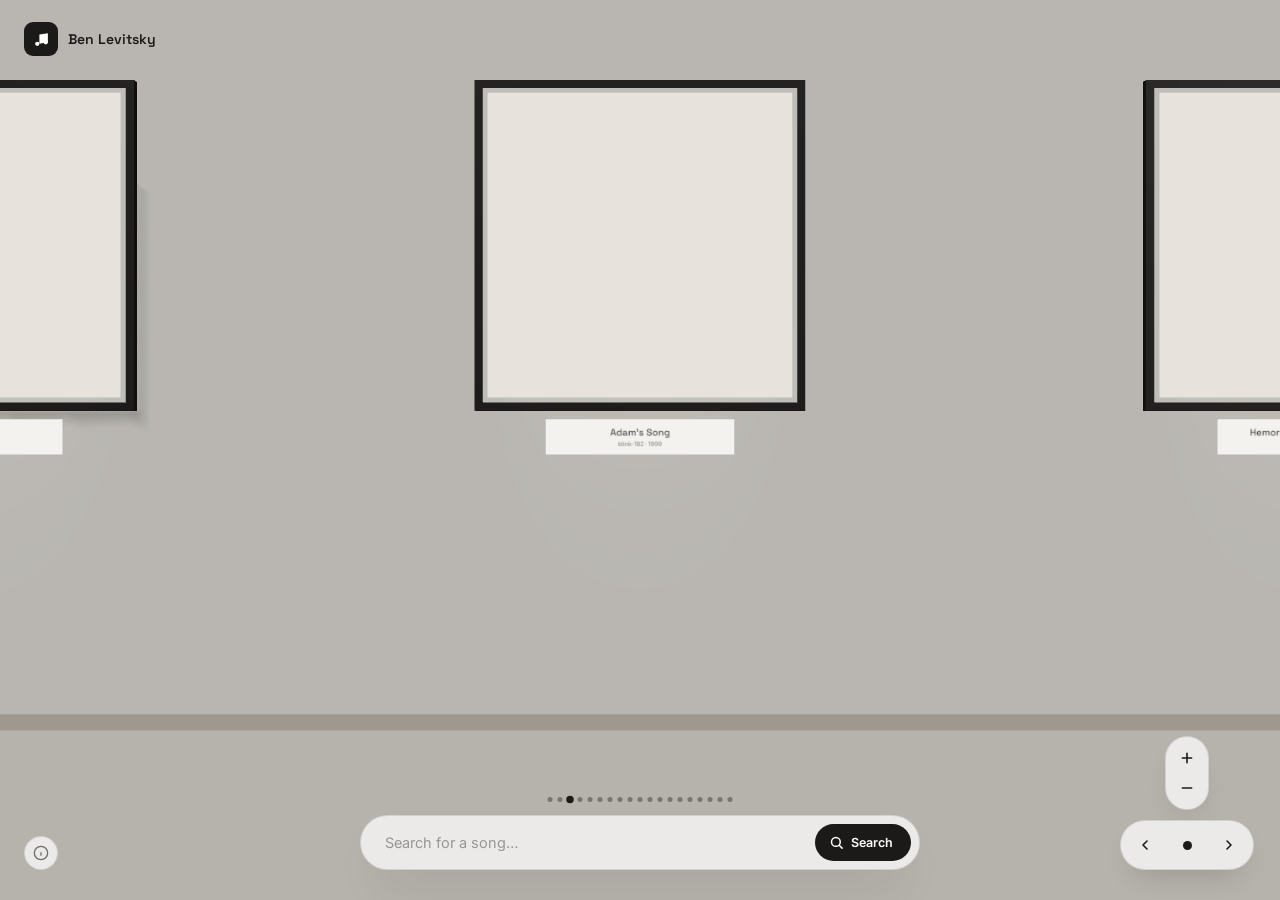
<file: chordpeek/lobby.html>
<!doctype html>
<html lang="en">
<head>
<meta charset="utf-8">
<meta name="viewport" content="width=device-width, initial-scale=1">
<title>Ben Levitsky — the gallery</title>
<link rel="preconnect" href="https://fonts.googleapis.com">
<link rel="preconnect" href="https://fonts.gstatic.com" crossorigin>
<link href="https://fonts.googleapis.com/css2?family=Space+Grotesk:wght@500;600;700&family=Inter:wght@400;500;600;700&display=swap" rel="stylesheet" media="print" onload="this.media='all'">
<noscript><link href="https://fonts.googleapis.com/css2?family=Space+Grotesk:wght@500;600;700&family=Inter:wght@400;500;600;700&display=swap" rel="stylesheet"></noscript>
<style>
  :root{
    --wall:#EFEDEA; --wall2:#E4E1DC; --floor:#DAD6CF; --ink:#1B1A18; --ink60:rgba(27,26,24,.6); --ink40:rgba(27,26,24,.4);
    --card:rgba(255,255,255,.72); --line:rgba(27,26,24,.12); --accent:#C13D2C;
    --font-display:'Space Grotesk',ui-sans-serif,system-ui,sans-serif; --font-body:'Inter',ui-sans-serif,system-ui,sans-serif;
    --ease:cubic-bezier(.16,1,.3,1);
  }
  *{box-sizing:border-box}
  html,body{margin:0;height:100%;background:var(--wall);font-family:var(--font-body);overflow:hidden}
  #lbCanvas{position:fixed;inset:0;display:block}

  .lb-hud{position:fixed;inset:0;pointer-events:none;z-index:10;display:flex;flex-direction:column}
  .lb-top{display:flex;align-items:flex-start;justify-content:space-between;gap:12px;padding:22px 24px 0}
  .lb-brand{pointer-events:auto;display:flex;align-items:center;gap:10px;text-decoration:none;color:var(--ink)}
  .lb-brand-icon{width:34px;height:34px;border-radius:9px;background:var(--ink);display:flex;align-items:center;justify-content:center;flex-shrink:0}
  .lb-brand-icon svg{width:17px;height:17px;color:#fff}
  .lb-brand-by{font-family:var(--font-display);font-weight:600;font-size:14px;color:var(--ink)}

  /* Fixed bottom-left, out of the modal's top-right close button — this
     page is also embedded full-page inside a case-study modal elsewhere
     on the site, and close always lives top-right there. */
  .lb-info{
    pointer-events:auto;position:fixed;left:24px;bottom:30px;z-index:11;
    width:34px;height:34px;border-radius:50%;border:1px solid var(--line);background:var(--card);
    backdrop-filter:blur(14px);display:flex;align-items:center;justify-content:center;cursor:pointer;color:var(--ink60);
    transition:color .15s,border-color .15s;
  }
  .lb-info:hover{color:var(--ink);border-color:var(--ink40)}
  .lb-info svg{width:16px;height:16px}

  .lb-tooltip{
    position:fixed;left:24px;bottom:76px;z-index:11;pointer-events:none;background:var(--ink);color:#F5F4F2;
    padding:14px 16px;border-radius:12px;font-size:12.5px;line-height:1.55;max-width:230px;opacity:0;
    transform:translateY(6px);transition:opacity .2s,transform .2s;box-shadow:0 20px 40px -12px rgba(0,0,0,.35);
  }
  .lb-tooltip.open{opacity:1;transform:translateY(0);pointer-events:auto}

  .lb-bottom{display:flex;align-items:flex-end;justify-content:center;padding:0 24px 30px;position:relative;margin-top:auto}

  .lb-search-wrap{pointer-events:auto;position:relative;width:min(560px,86vw)}
  .lb-search{
    display:flex;align-items:center;gap:10px;background:var(--card);backdrop-filter:blur(18px);
    border:1px solid var(--line);border-radius:99px;padding:8px 8px 8px 22px;box-shadow:0 24px 48px -20px rgba(27,26,24,.22);
  }
  .lb-search input{
    flex:1;border:0;background:transparent;outline:0;font-family:var(--font-body);font-size:14.5px;color:var(--ink);
  }
  .lb-search input::placeholder{color:var(--ink40)}
  .lb-search-go{
    display:flex;align-items:center;gap:7px;border:0;background:var(--ink);color:#fff;font-family:var(--font-body);
    font-weight:600;font-size:12.5px;padding:11px 18px 11px 14px;border-radius:99px;cursor:pointer;
    transition:opacity .15s;flex-shrink:0;
  }
  .lb-search-go:hover{opacity:.85}
  .lb-search-go svg{width:15px;height:15px;flex-shrink:0}

  .lb-dropdown{
    position:absolute;left:0;right:0;bottom:calc(100% + 10px);background:#fff;border:1px solid var(--line);
    border-radius:16px;box-shadow:0 30px 60px -20px rgba(27,26,24,.3);overflow:hidden;opacity:0;
    transform:translateY(6px);pointer-events:none;transition:opacity .16s,transform .16s;max-height:320px;overflow-y:auto;
  }
  .lb-dropdown.open{opacity:1;transform:translateY(0);pointer-events:auto}
  .lb-dd-item{display:flex;align-items:center;gap:12px;padding:10px 14px;cursor:pointer;transition:background .12s}
  .lb-dd-item:hover,.lb-dd-item.active{background:#F4F2EF}
  .lb-dd-thumb{width:38px;height:38px;border-radius:7px;object-fit:cover;flex-shrink:0;background:var(--wall2)}
  .lb-dd-title{font-size:13.5px;font-weight:600;color:var(--ink)}
  .lb-dd-artist{font-size:11.5px;color:var(--ink40);margin-top:1px}
  .lb-dd-empty{padding:16px;font-size:13px;color:var(--ink40);text-align:center}

  .lb-nav{
    pointer-events:auto;position:fixed;right:26px;bottom:30px;z-index:11;display:flex;flex-direction:column;align-items:center;gap:10px;
  }
  .lb-step{
    display:flex;align-items:center;gap:6px;background:var(--card);backdrop-filter:blur(14px);border:1px solid var(--line);
    border-radius:99px;padding:6px;box-shadow:0 14px 28px -14px rgba(27,26,24,.25);
  }
  .lb-btn{
    width:36px;height:36px;border-radius:50%;border:0;background:transparent;color:var(--ink);display:flex;align-items:center;
    justify-content:center;cursor:pointer;transition:background .15s;flex-shrink:0;
  }
  .lb-btn:hover{background:rgba(27,26,24,.08)}
  .lb-btn:disabled{opacity:.3;cursor:default;background:transparent}
  .lb-btn svg{width:16px;height:16px}
  .lb-btn.lb-dot svg{width:9px;height:9px}
  .lb-zoom{display:flex;flex-direction:column;background:var(--card);backdrop-filter:blur(14px);border:1px solid var(--line);
    border-radius:99px;padding:6px;box-shadow:0 14px 28px -14px rgba(27,26,24,.25);}
  .lb-zoom .lb-btn{width:30px;height:30px}

  .lb-progress{position:fixed;left:50%;bottom:98px;transform:translateX(-50%);z-index:11;display:flex;gap:5px;pointer-events:none}
  .lb-dotmark{width:5px;height:5px;border-radius:50%;background:var(--ink40);transition:background .2s,transform .2s;transform:scale(1)}
  .lb-dotmark.active{background:var(--ink);transform:scale(1.5)}

  .lb-loading{
    position:fixed;inset:0;display:flex;flex-direction:column;align-items:center;justify-content:center;
    background:var(--wall);z-index:20;color:var(--ink);gap:14px;transition:opacity .5s ease;font-family:var(--font-body);
  }
  .lb-loading.hide{opacity:0;pointer-events:none}
  .lb-spin{width:28px;height:28px;border-radius:50%;border:2.5px solid rgba(27,26,24,.15);border-top-color:var(--ink);animation:lbspin .8s linear infinite}
  @keyframes lbspin{to{transform:rotate(360deg)}}
  .lb-loading span{font-size:12.5px;color:var(--ink60);font-weight:500}

  .lb-err{display:none}
  .lb-err a{color:var(--accent);font-weight:600;text-decoration:none}

  .lb-transition{position:fixed;inset:0;background:#0A0A0D;opacity:0;pointer-events:none;z-index:25;transition:opacity .4s ease}
  .lb-transition.on{opacity:1;pointer-events:auto}

  @media (max-width:640px){
    .lb-tooltip{max-width:180px;left:16px;bottom:70px}
    .lb-info{left:16px;bottom:26px}
    .lb-top{padding:16px 16px 0}
    .lb-nav{right:16px;bottom:94px}
    .lb-bottom{padding:0 16px 20px}
  }
</style>
</head>
<body>

<div class="lb-loading" id="lbLoading"><div class="lb-spin"></div><span>Opening the gallery…</span></div>
<div class="lb-err" id="lbErr"></div>
<div class="lb-transition" id="lbTransition"></div>

<canvas id="lbCanvas"></canvas>

<div class="lb-hud">
  <div class="lb-top">
    <a class="lb-brand" href="lobby.html">
      <span class="lb-brand-icon"><svg viewBox="0 0 24 24" fill="currentColor"><path d="M9 18V5l12-2v13"/><circle cx="6" cy="18" r="3"/><circle cx="18" cy="16" r="3"/></svg></span>
      <span class="lb-brand-by">Ben Levitsky</span>
    </a>
  </div>

  <!-- fixed bottom-left, out from under the case-study modal's close button -->
  <button class="lb-info" id="lbInfoBtn" type="button" aria-label="How this works">
    <svg viewBox="0 0 24 24" fill="none" stroke="currentColor" stroke-width="2"><circle cx="12" cy="12" r="10"/><path d="M12 16v-5M12 8h.01"/></svg>
  </button>

  <div class="lb-bottom">
    <div class="lb-search-wrap">
      <div class="lb-dropdown" id="lbDropdown"></div>
      <div class="lb-search">
        <input id="lbSearch" type="text" placeholder="Search for a song…" autocomplete="off">
        <button class="lb-search-go" id="lbGo" type="button">
          <svg viewBox="0 0 24 24" fill="none" stroke="currentColor" stroke-width="2.4" stroke-linecap="round"><circle cx="11" cy="11" r="7"/><path d="M21 21l-4.3-4.3"/></svg>
          Search
        </button>
      </div>
    </div>
  </div>
</div>

<div class="lb-tooltip" id="lbTooltip">
  Drag to look around the room. Use the arrows to walk the walls, or click a frame — or search — to step straight into a song's room.
</div>

<div class="lb-progress" id="lbProgress"></div>

<div class="lb-nav">
  <div class="lb-zoom">
    <button class="lb-btn" id="lbZoomIn" type="button" aria-label="Zoom in"><svg viewBox="0 0 24 24" fill="none" stroke="currentColor" stroke-width="2.4" stroke-linecap="round"><path d="M12 5v14M5 12h14"/></svg></button>
    <button class="lb-btn" id="lbZoomOut" type="button" aria-label="Zoom out"><svg viewBox="0 0 24 24" fill="none" stroke="currentColor" stroke-width="2.4" stroke-linecap="round"><path d="M5 12h14"/></svg></button>
  </div>
  <div class="lb-step">
    <button class="lb-btn" id="lbPrev" type="button" aria-label="Previous"><svg viewBox="0 0 24 24" fill="none" stroke="currentColor" stroke-width="2.4" stroke-linecap="round" stroke-linejoin="round"><path d="M15 18l-6-6 6-6"/></svg></button>
    <button class="lb-btn lb-dot" id="lbHome" type="button" aria-label="Recenter"><svg viewBox="0 0 24 24" fill="currentColor"><circle cx="12" cy="12" r="12"/></svg></button>
    <button class="lb-btn" id="lbNext" type="button" aria-label="Next"><svg viewBox="0 0 24 24" fill="none" stroke="currentColor" stroke-width="2.4" stroke-linecap="round" stroke-linejoin="round"><path d="M9 18l6-6-6-6"/></svg></button>
  </div>
</div>

<!-- ───────────────────────────────────────────────────────────
     Loading safety-net: ES module imports can silently fail
     (file:// CORS, a missing vendor file), leaving the spinner
     stuck forever with no sign anything went wrong. -->
<script>
(function(){
  var sceneStarted = false;
  window.__lbSceneStarted = function(){ sceneStarted = true; };
  function showLoadError(reason){
    if (sceneStarted) return;
    var loading = document.getElementById('lbLoading');
    if (loading) loading.style.display = 'none';
    var err = document.getElementById('lbErr');
    if (!err) return;
    var isFileProtocol = location.protocol === 'file:';
    err.style.display = 'flex';
    err.style.cssText = 'position:fixed;inset:0;display:flex;flex-direction:column;align-items:center;justify-content:center;background:#EFEDEA;color:#1B1A18;z-index:30;text-align:center;padding:32px;gap:14px;font-family:ui-sans-serif,system-ui,sans-serif';
    err.innerHTML =
      '<div style="font-size:19px;font-weight:700;max-width:420px">Couldn’t open the gallery' + (isFileProtocol ? ' from a local file' : '') + '.</div>' +
      '<div style="font-size:14.5px;color:rgba(27,26,24,.65);max-width:440px;line-height:1.6">' +
      (isFileProtocol
        ? 'This page needs to run from a web server, not be opened by double-clicking the file. From a terminal in this folder, run <code style="background:#e3e0da;padding:2px 7px;border-radius:6px">python3 -m http.server</code> and open <code style="background:#e3e0da;padding:2px 7px;border-radius:6px">localhost:8000</code> &mdash; or just visit the live deployed site.'
        : 'Something needed for the 3D scene didn’t load (' + (reason || 'unknown error') + '). Check your connection and try again.') +
      '</div>' +
      '<a href="prototype.html" style="color:#C13D2C;font-weight:600;font-size:14px">Browse as a list instead</a>';
  }
  var timeoutId = setTimeout(function(){ showLoadError('taking too long'); }, 8000);
  window.addEventListener('error', function(e){
    clearTimeout(timeoutId);
    showLoadError(e.message || (e.filename ? 'failed to load ' + e.filename : null));
  });
  window.__lbClearLoadTimeout = function(){ clearTimeout(timeoutId); };
})();
</script>

<script src="songs-data.js"></script>
<script type="importmap">
{ "imports": {
  "three": "./vendor/three/build/three.module.js",
  "three/addons/": "./vendor/three/jsm/"
} }
</script>
<script type="module">
import * as THREE from 'three';
import { OrbitControls } from 'three/addons/controls/OrbitControls.js';

/* ───────────────────────────────────────────────────────────
   Setup
─────────────────────────────────────────────────────────── */
const canvas = document.getElementById('lbCanvas');
const renderer = new THREE.WebGLRenderer({ canvas, antialias: true });
renderer.setPixelRatio(Math.min(devicePixelRatio, 2));
renderer.setSize(innerWidth, innerHeight);
renderer.outputColorSpace = THREE.SRGBColorSpace;
renderer.shadowMap.enabled = true;
renderer.shadowMap.type = THREE.PCFSoftShadowMap;

const scene = new THREE.Scene();
scene.background = new THREE.Color(0xEFEDEA);
scene.fog = new THREE.Fog(0xEFEDEA, 14, 34);

const camera = new THREE.PerspectiveCamera(42, innerWidth / innerHeight, 0.1, 100);
const EYE_Y = 1.7;

const controls = new OrbitControls(camera, renderer.domElement);
controls.enablePan = false;
controls.enableDamping = true;
controls.dampingFactor = 0.08;
controls.minDistance = 3.4;
controls.maxDistance = 10.5;
controls.minPolarAngle = Math.PI / 2 - 0.35;
controls.maxPolarAngle = Math.PI / 2 + 0.22;
/* no azimuth clamp — with frames wrapped around all four walls now,
   the viewer needs to be able to turn all the way around, not just
   look left/right across one flat wall */

/* ───────────────────────────────────────────────────────────
   Lighting — soft, even, museum-skylight feeling
─────────────────────────────────────────────────────────── */
scene.add(new THREE.HemisphereLight(0xffffff, 0xcac4b8, 1.05));
const sun = new THREE.DirectionalLight(0xffffff, 1.15);
sun.position.set(-4, 9, 6);
sun.castShadow = true;
sun.shadow.mapSize.set(1024, 1024);
sun.shadow.camera.left = -14; sun.shadow.camera.right = 14;
sun.shadow.camera.top = 10; sun.shadow.camera.bottom = -6;
scene.add(sun);
const fill = new THREE.DirectionalLight(0xffffff, 0.35);
fill.position.set(6, 4, 8);
scene.add(fill);

/* ───────────────────────────────────────────────────────────
   Room shell — a real four-wall room instead of one long gallery
   wall. Songs are split into four roughly-equal groups, one per
   wall, walked in a continuous loop (back → right → front → left)
   so stepping through with the arrows feels like actually walking
   the room rather than jumping between unrelated surfaces.
─────────────────────────────────────────────────────────── */
const SPACING = 4.1;
const N = SONGS.length;

const WALL_ORDER = ['back', 'right', 'front', 'left'];
const wallCounts = (() => {
  const base = Math.floor(N / 4), rem = N % 4;
  const counts = {};
  WALL_ORDER.forEach((w, i) => { counts[w] = base + (i < rem ? 1 : 0); });
  return counts;
})();
const PER_WALL_MAX = Math.max(...Object.values(wallCounts));
const ROOM = PER_WALL_MAX * SPACING + 8;   // full wall length / room side
const HALF = ROOM / 2;

/* per-wall geometry: where the wall sits, which way it faces into the
   room, and the Y-rotation that turns a frame built facing +Z (the
   original single-wall orientation) to face that same way */
const WALL_DEF = {
  back:  { rotY: 0,              normal: new THREE.Vector3(0, 0, 1),  center: new THREE.Vector3(0, 0, -HALF) },
  right: { rotY: -Math.PI / 2,   normal: new THREE.Vector3(-1, 0, 0), center: new THREE.Vector3(HALF, 0, 0) },
  front: { rotY: Math.PI,        normal: new THREE.Vector3(0, 0, -1), center: new THREE.Vector3(0, 0, HALF) },
  left:  { rotY: Math.PI / 2,    normal: new THREE.Vector3(1, 0, 0),  center: new THREE.Vector3(-HALF, 0, 0) },
};
/* the local "along the wall" axis for each wall, as a unit vector —
   lets every wall share one "place frame i of n" formula */
const WALL_AXIS = {
  back: new THREE.Vector3(1, 0, 0), right: new THREE.Vector3(0, 0, 1),
  front: new THREE.Vector3(-1, 0, 0), left: new THREE.Vector3(0, 0, -1),
};

const wallMat = new THREE.MeshStandardMaterial({ color: 0xF2F0EC, roughness: 0.92, metalness: 0 });
const floorMat = new THREE.MeshStandardMaterial({ color: 0xDAD6CF, roughness: 0.85, metalness: 0 });
const ceilMat = new THREE.MeshStandardMaterial({ color: 0xF7F6F3, roughness: 0.95, metalness: 0, emissive: 0xffffff, emissiveIntensity: 0.06 });
const skirtMat = new THREE.MeshStandardMaterial({ color: 0xCFC9BF });

WALL_ORDER.forEach(w => {
  const def = WALL_DEF[w];
  const wall = new THREE.Mesh(new THREE.PlaneGeometry(ROOM, 7), wallMat);
  wall.position.set(def.center.x, EYE_Y + 1.3, def.center.z);
  wall.rotation.y = def.rotY;
  wall.receiveShadow = true;
  scene.add(wall);

  /* baseboard, sitting just inside the wall along the floor */
  const skirt = new THREE.Mesh(new THREE.PlaneGeometry(ROOM, 0.1), skirtMat);
  skirt.position.set(def.center.x + def.normal.x * 0.01, 0.03, def.center.z + def.normal.z * 0.01);
  skirt.rotation.y = def.rotY;
  scene.add(skirt);
});

const floor = new THREE.Mesh(new THREE.PlaneGeometry(ROOM, ROOM), floorMat);
floor.rotation.x = -Math.PI / 2;
floor.position.set(0, -0.02, 0);
floor.receiveShadow = true;
scene.add(floor);

const ceiling = new THREE.Mesh(new THREE.PlaneGeometry(ROOM, ROOM), ceilMat);
ceiling.rotation.x = Math.PI / 2;
ceiling.position.set(0, 5.1, 0);
scene.add(ceiling);

/* a soft warm skylight patch centered over the room for the glow seen
   in museum photography */
const skylight = new THREE.Mesh(
  new THREE.PlaneGeometry(ROOM * 0.55, ROOM * 0.55),
  new THREE.MeshBasicMaterial({ color: 0xffffff, transparent: true, opacity: 0.45 })
);
skylight.rotation.x = Math.PI / 2;
skylight.position.set(0, 5.05, 0);
scene.add(skylight);

/* ───────────────────────────────────────────────────────────
   Frames — one per song, split across the four walls and evenly
   spaced (and centered) along whichever wall they land on
─────────────────────────────────────────────────────────── */
function thumb(id){ return `https://img.youtube.com/vi/${id}/maxresdefault.jpg`; }
function thumbFallback(id){ return `https://img.youtube.com/vi/${id}/hqdefault.jpg`; }

const loader = new THREE.TextureLoader();
const frames = [];
const hitMeshes = [];
const raycaster = new THREE.Raycaster();
const pointerNDC = new THREE.Vector2();

const FRAME_W = 1.86, FRAME_H = 1.86;
/* YouTube thumbnails carry a baked-in logo/watermark in a corner (not
   something CSS/texture offset alone can fully strip since it's part of
   the image pixels) — crop in tighter than a plain "cover" fit so the
   outer margin where that watermark usually sits is trimmed away. */
const COVER_ZOOM = 1.32;
const accentColors = SONGS.map(s => new THREE.Color().setHSL(s.mood.hue / 360, 0.65, 0.62));

function applyCoverCrop(tex){
  const iw = tex.image.width, ih = tex.image.height;
  if (!iw || !ih) return;
  const imgAspect = iw / ih, targetAspect = FRAME_W / FRAME_H;
  let rx = 1, ry = 1;
  if (imgAspect > targetAspect){ rx = targetAspect / imgAspect; } else { ry = imgAspect / targetAspect; }
  rx /= COVER_ZOOM; ry /= COVER_ZOOM;
  tex.repeat.set(rx, ry);
  tex.offset.set((1 - rx) / 2, (1 - ry) / 2);
  tex.wrapS = tex.wrapT = THREE.ClampToEdgeWrapping;
  tex.needsUpdate = true;
}

/* wait for the display/body webfonts so the canvas-drawn plaques don't
   render in a fallback font and then never update */
await document.fonts.ready.catch(() => {});

/* walk the songs onto walls in order: fills 'back' first, then
   'right', 'front', 'left' — the same order goToIndex steps through */
let wallCursor = 0, idxOnWall = 0;
SONGS.forEach((song, i) => {
  while (idxOnWall >= wallCounts[WALL_ORDER[wallCursor]]){ wallCursor++; idxOnWall = 0; }
  const wallName = WALL_ORDER[wallCursor];
  const def = WALL_DEF[wallName];
  const count = wallCounts[wallName];
  const u = (idxOnWall - (count - 1) / 2) * SPACING;   // centered position along the wall
  const axis = WALL_AXIS[wallName];
  const fx = def.center.x + axis.x * u;
  const fz = def.center.z + axis.z * u;
  idxOnWall++;

  const group = new THREE.Group();
  group.position.set(fx, EYE_Y + 1.25, fz);
  group.rotation.y = def.rotY;
  group.userData.index = i;
  group.userData.song = song;
  group.userData.wall = wallName;
  /* precomputed viewing spot: standing a comfortable distance in
     front of the frame, facing it straight on */
  const VIEW_DIST = 7.2;
  group.userData.viewPos = new THREE.Vector3(fx + def.normal.x * VIEW_DIST, EYE_Y, fz + def.normal.z * VIEW_DIST);
  group.userData.viewTarget = new THREE.Vector3(fx, EYE_Y, fz);

  /* outer frame (thin dark border) */
  const borderMat = new THREE.MeshStandardMaterial({
    color: 0x242220, roughness: 0.5, metalness: 0.15, emissive: accentColors[i], emissiveIntensity: 0,
  });
  const border = new THREE.Mesh(new THREE.BoxGeometry(FRAME_W + 0.16, FRAME_H + 0.16, 0.08), borderMat);
  border.castShadow = true;
  group.add(border);
  group.userData.borderMat = borderMat;

  /* mat board */
  const mat = new THREE.Mesh(
    new THREE.PlaneGeometry(FRAME_W + 0.06, FRAME_H + 0.06),
    new THREE.MeshStandardMaterial({ color: 0xFAF9F6, roughness: 0.95 })
  );
  mat.position.z = 0.042;
  group.add(mat);

  /* artwork (loaded async; falls back gracefully; cropped tighter than a
     plain cover-fit to trim the source thumbnail's corner watermark) */
  const artMat = new THREE.MeshBasicMaterial({ color: 0xE7E3DC });
  const art = new THREE.Mesh(new THREE.PlaneGeometry(FRAME_W, FRAME_H), artMat);
  art.position.z = 0.046;
  group.add(art);

  /* YouTube silently serves a tiny 120×90 grey placeholder — still a
     valid 200 OK image, so the loader's error callback never fires — for
     any video that was never uploaded with an HD thumbnail. That's what
     left "Don't Go Away" blank: maxresdefault "succeeded" with a
     placeholder instead of actually failing. Catching it by its known
     fixed size and falling through to hqdefault (which YouTube generates
     for every video) is the standard fix. */
  const applyTexture = (url, step) => {
    loader.load(url, (tex) => {
      const img = tex.image;
      if (step === 0 && img && img.width === 120 && img.height === 90){
        applyTexture(thumbFallback(song.youtubeId), 1);
        return;
      }
      tex.colorSpace = THREE.SRGBColorSpace;
      applyCoverCrop(tex);
      artMat.map = tex; artMat.color.set(0xffffff); artMat.needsUpdate = true;
    }, undefined, () => {
      if (step === 0) applyTexture(thumbFallback(song.youtubeId), 1);
    });
  };
  applyTexture(thumb(song.youtubeId), 0);

  /* plaque — the single place a song's title/artist appears on the
     frame; matches the site's own type (Space Grotesk/Inter), not a
     mismatched serif, and auto-fits long titles instead of overflowing */
  const PW = 896, PH = 168;
  const plaqueCanvas = document.createElement('canvas');
  plaqueCanvas.width = PW; plaqueCanvas.height = PH;
  const pctx = plaqueCanvas.getContext('2d');
  pctx.fillStyle = '#F4F2EE'; pctx.fillRect(0, 0, PW, PH);
  pctx.textAlign = 'center'; pctx.textBaseline = 'alphabetic';

  let titleSize = 46;
  pctx.font = `600 ${titleSize}px 'Space Grotesk', ui-sans-serif, system-ui, sans-serif`;
  while (pctx.measureText(song.title).width > PW - 64 && titleSize > 26){
    titleSize -= 2;
    pctx.font = `600 ${titleSize}px 'Space Grotesk', ui-sans-serif, system-ui, sans-serif`;
  }
  pctx.fillStyle = '#1B1A18';
  pctx.fillText(song.title, PW / 2, 78);

  pctx.font = `500 30px 'Inter', ui-sans-serif, system-ui, sans-serif`;
  pctx.fillStyle = '#817B70';
  pctx.fillText(`${song.artist} · ${song.year}`, PW / 2, 128);

  const plaqueTex = new THREE.CanvasTexture(plaqueCanvas);
  plaqueTex.colorSpace = THREE.SRGBColorSpace;
  const plaque = new THREE.Mesh(
    new THREE.PlaneGeometry(1.15, 1.15 * PH / PW),
    new THREE.MeshBasicMaterial({ map: plaqueTex, transparent: true })
  );
  plaque.position.set(0, -(FRAME_H / 2 + 0.24), 0.045);
  group.add(plaque);

  /* invisible larger hit target — easier to click than the exact frame edge */
  const hit = new THREE.Mesh(
    new THREE.PlaneGeometry(FRAME_W + 0.5, FRAME_H + 0.7),
    new THREE.MeshBasicMaterial({ visible: false })
  );
  hit.position.z = 0.05;
  hit.userData.index = i;
  group.add(hit);
  hitMeshes.push(hit);

  /* a small picture-light above each frame, offset in from the wall
     along that wall's own inward direction */
  const spot = new THREE.SpotLight(0xfff3df, 0.9, 6, Math.PI / 7, 0.5, 1.4);
  spot.position.set(fx + def.normal.x * 1.1, EYE_Y + 2.55, fz + def.normal.z * 1.1);
  spot.target.position.set(fx, EYE_Y + 1.25, fz);
  spot.castShadow = false;
  scene.add(spot, spot.target);

  scene.add(group);
  frames.push(group);
});

/* ───────────────────────────────────────────────────────────
   Step / zoom / recenter navigation — the room is a loop now (four
   walls, no dead ends), so stepping past the last frame wraps around
   to the first rather than stopping. Each step tweens the camera's
   full position AND look target, since different frames face in
   different directions, not just a different point along one wall.
─────────────────────────────────────────────────────────── */
const START_INDEX = Math.floor((wallCounts.back - 1) / 2);
let currentIndex = START_INDEX;
let tween = null;

function tweenTo(targetPos, targetLook, duration){
  if (tween) cancelAnimationFrame(tween.raf);
  const startPos = camera.position.clone();
  const startLook = controls.target.clone();
  const t0 = performance.now();
  tween = { raf: null };
  function step(now){
    const t = Math.min(1, (now - t0) / duration);
    const e = 1 - Math.pow(1 - t, 3);
    camera.position.lerpVectors(startPos, targetPos, e);
    controls.target.lerpVectors(startLook, targetLook, e);
    controls.update();
    if (t < 1) tween.raf = requestAnimationFrame(step);
  }
  tween.raf = requestAnimationFrame(step);
}

function goToIndex(i, duration){
  currentIndex = ((i % N) + N) % N;
  const f = frames[currentIndex];
  tweenTo(f.userData.viewPos, f.userData.viewTarget, duration === undefined ? 650 : duration);
  updateProgress();
}

document.getElementById('lbPrev').addEventListener('click', () => goToIndex(currentIndex - 1));
document.getElementById('lbNext').addEventListener('click', () => goToIndex(currentIndex + 1));
document.getElementById('lbHome').addEventListener('click', () => goToIndex(START_INDEX, 650));

function dolly(delta){
  const dir = new THREE.Vector3().subVectors(camera.position, controls.target);
  const dist = THREE.MathUtils.clamp(dir.length() + delta, controls.minDistance, controls.maxDistance);
  dir.setLength(dist);
  camera.position.copy(controls.target).add(dir);
  controls.update();
}
document.getElementById('lbZoomIn').addEventListener('click', () => dolly(-1.1));
document.getElementById('lbZoomOut').addEventListener('click', () => dolly(1.1));

function updateProgress(){
  const el = document.getElementById('lbProgress');
  if (!el.children.length){
    el.innerHTML = SONGS.map(() => '<span class="lb-dotmark"></span>').join('');
  }
  [...el.children].forEach((d, i) => d.classList.toggle('active', i === currentIndex));
}

/* start already looking at the opening frame — no entrance tween, this
   is just where the "camera" is when the page is first ready */
camera.position.copy(frames[currentIndex].userData.viewPos);
controls.target.copy(frames[currentIndex].userData.viewTarget);
controls.update();
updateProgress();

/* ───────────────────────────────────────────────────────────
   Hover + click on frames
─────────────────────────────────────────────────────────── */
let hoveredIndex = -1;
function setPointer(e){
  const r = renderer.domElement.getBoundingClientRect();
  pointerNDC.x = ((e.clientX - r.left) / r.width) * 2 - 1;
  pointerNDC.y = -((e.clientY - r.top) / r.height) * 2 + 1;
}
function pickFrame(e){
  setPointer(e);
  raycaster.setFromCamera(pointerNDC, camera);
  const hits = raycaster.intersectObjects(hitMeshes, false);
  return hits.length ? hits[0].object.userData.index : -1;
}

renderer.domElement.addEventListener('pointermove', (e) => {
  const idx = pickFrame(e);
  if (idx !== hoveredIndex){
    if (hoveredIndex >= 0){
      frames[hoveredIndex].userData.borderMat.emissiveIntensity = 0;
      frames[hoveredIndex].scale.setScalar(1);
    }
    hoveredIndex = idx;
    if (idx >= 0){
      frames[idx].userData.borderMat.emissiveIntensity = 0.45;
      frames[idx].scale.setScalar(1.025);
    }
    renderer.domElement.style.cursor = idx >= 0 ? 'pointer' : 'grab';
  }
});

let downPos = null, dragging = false;
renderer.domElement.addEventListener('pointerdown', (e) => { downPos = { x: e.clientX, y: e.clientY }; dragging = false; });
renderer.domElement.addEventListener('pointermove', (e) => {
  if (downPos && (Math.abs(e.clientX - downPos.x) > 4 || Math.abs(e.clientY - downPos.y) > 4)) dragging = true;
});
renderer.domElement.addEventListener('pointerup', (e) => {
  if (!dragging){
    const idx = pickFrame(e);
    if (idx >= 0) enterRoom(SONGS[idx]);
  }
  downPos = null;
});

function enterRoom(song){
  const hue = song.mood.hue;
  const overlay = document.getElementById('lbTransition');
  overlay.style.background = `hsl(${hue} 35% 8%)`;
  overlay.classList.add('on');
  setTimeout(() => { location.href = `room.html?song=${encodeURIComponent(song.title)}`; }, 420);
}

/* ───────────────────────────────────────────────────────────
   Search / dropdown — same matching logic as the list view
─────────────────────────────────────────────────────────── */
const searchEl = document.getElementById('lbSearch');
const dropdownEl = document.getElementById('lbDropdown');
let activeMatch = null;

function matchSongs(q){
  const needle = q.trim().toLowerCase();
  if (!needle) return [];
  return SONGS.filter(s => s.title.toLowerCase().includes(needle) || s.artist.toLowerCase().includes(needle)).slice(0, 8);
}
function renderDropdown(items){
  if (!items.length){
    dropdownEl.innerHTML = `<div class="lb-dd-empty">No match — try the arrows below instead.</div>`;
  } else {
    dropdownEl.innerHTML = items.map(s => `
      <div class="lb-dd-item" data-title="${s.title}">
        <img class="lb-dd-thumb" src="${thumb(s.youtubeId)}" alt="" onerror="this.onerror=null;this.src='${thumbFallback(s.youtubeId)}'" onload="if(this.naturalWidth===120&&this.naturalHeight===90){this.onload=null;this.src='${thumbFallback(s.youtubeId)}';}">
        <div><div class="lb-dd-title">${s.title}</div><div class="lb-dd-artist">${s.artist}</div></div>
      </div>`).join('');
    dropdownEl.querySelectorAll('.lb-dd-item').forEach(el => {
      el.addEventListener('click', () => {
        const s = SONGS.find(x => x.title === el.dataset.title);
        enterRoom(s);
      });
    });
  }
  dropdownEl.classList.toggle('open', true);
}
searchEl.addEventListener('input', () => {
  const items = matchSongs(searchEl.value);
  activeMatch = items.length === 1 ? items[0] : null;
  if (searchEl.value.trim()) renderDropdown(items); else dropdownEl.classList.remove('open');
});
searchEl.addEventListener('focus', () => { if (searchEl.value.trim()) renderDropdown(matchSongs(searchEl.value)); });
searchEl.addEventListener('keydown', (e) => {
  if (e.key === 'Enter'){
    const items = matchSongs(searchEl.value);
    if (items.length) enterRoom(items[0]);
  } else if (e.key === 'Escape'){ dropdownEl.classList.remove('open'); searchEl.blur(); }
});
document.getElementById('lbGo').addEventListener('click', () => {
  const items = matchSongs(searchEl.value);
  if (items.length) enterRoom(items[0]);
});
document.addEventListener('click', (e) => {
  if (!e.target.closest('.lb-search-wrap')) dropdownEl.classList.remove('open');
});

/* info tooltip toggle */
const infoBtn = document.getElementById('lbInfoBtn');
const tooltip = document.getElementById('lbTooltip');
infoBtn.addEventListener('click', () => tooltip.classList.toggle('open'));
document.addEventListener('click', (e) => {
  if (!e.target.closest('.lb-info') && !e.target.closest('.lb-tooltip')) tooltip.classList.remove('open');
});

/* ───────────────────────────────────────────────────────────
   Resize + render loop
─────────────────────────────────────────────────────────── */
addEventListener('resize', () => {
  camera.aspect = innerWidth / innerHeight;
  camera.updateProjectionMatrix();
  renderer.setSize(innerWidth, innerHeight);
});

function animate(){
  requestAnimationFrame(animate);
  controls.update();
  renderer.render(scene, camera);
}

if (window.__lbSceneStarted) window.__lbSceneStarted();
if (window.__lbClearLoadTimeout) window.__lbClearLoadTimeout();
requestAnimationFrame(() => {
  document.getElementById('lbLoading').classList.add('hide');
  animate();
});
</script>
</body>
</html>
</file>
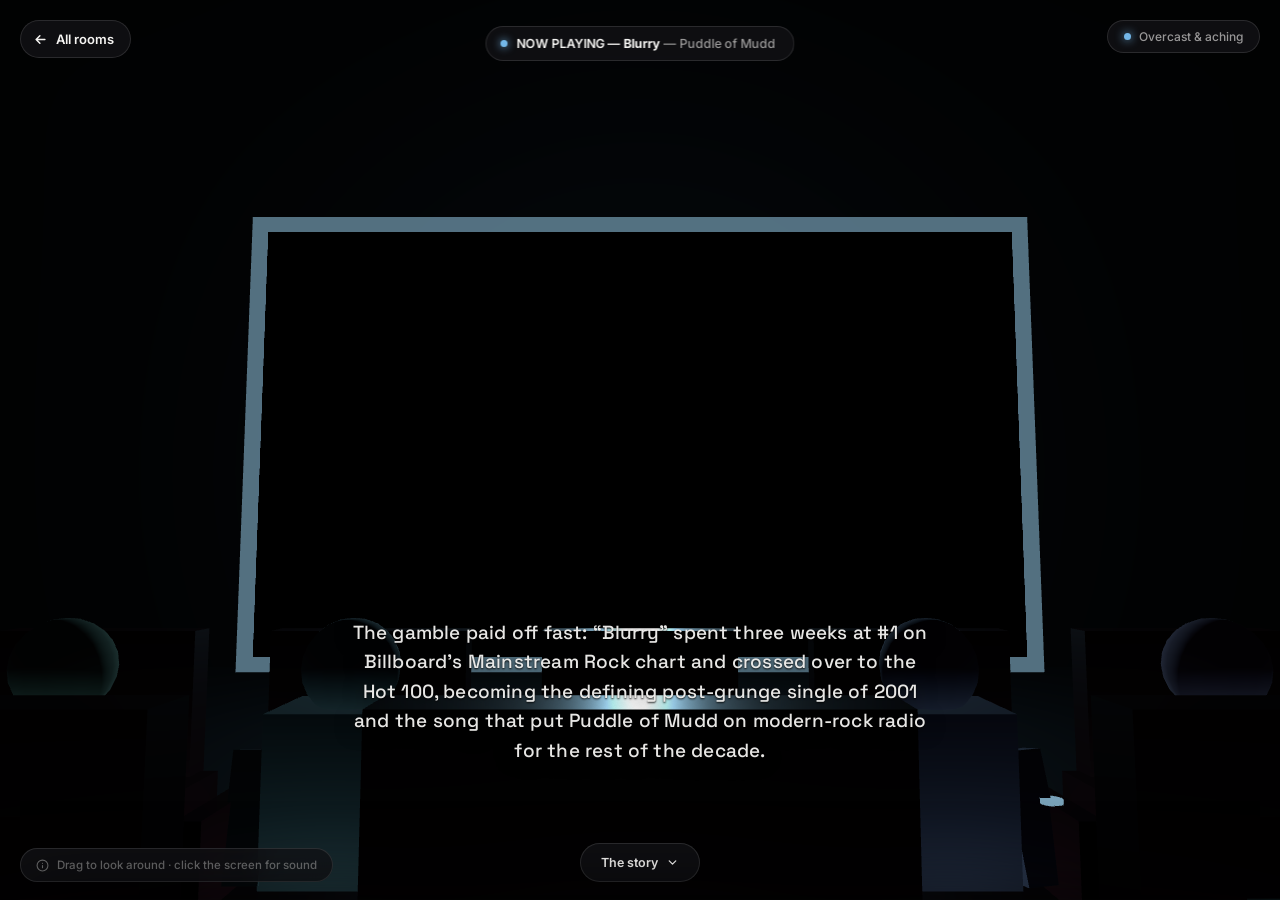
<file: chordpeek/room.html>
<!doctype html>
<html lang="en">
<head>
<meta charset="utf-8">
<meta name="viewport" content="width=device-width, initial-scale=1">
<title>Ben Levitsky — song room</title>
<link rel="preconnect" href="https://fonts.googleapis.com">
<link rel="preconnect" href="https://fonts.gstatic.com" crossorigin>
<link href="https://fonts.googleapis.com/css2?family=Space+Grotesk:wght@500;600;700&family=Inter:wght@400;500;600;700&display=swap" rel="stylesheet" media="print" onload="this.media='all'">
<noscript><link href="https://fonts.googleapis.com/css2?family=Space+Grotesk:wght@500;600;700&family=Inter:wght@400;500;600;700&display=swap" rel="stylesheet"></noscript>
<style>
  :root{
    --bg:#060608; --ink:#F5F4F2; --ink60:rgba(245,244,242,.6); --ink40:rgba(245,244,242,.4);
    --line:rgba(245,244,242,.12); --card:rgba(18,18,22,.78); --accent:#E8C87A;
    --font-display:'Space Grotesk',ui-sans-serif,system-ui,sans-serif; --font-body:'Inter',ui-sans-serif,system-ui,sans-serif;
    --ease:cubic-bezier(.16,1,.3,1);
  }
  *{box-sizing:border-box}
  html,body{margin:0;height:100%;background:var(--bg);font-family:var(--font-body);overflow:hidden}
  #theaterRoot{position:fixed;inset:0}
  #theaterRoot > div{position:absolute;inset:0}

  .rm-hud{position:fixed;inset:0;pointer-events:none;z-index:30;display:flex;flex-direction:column}
  .rm-top{display:flex;align-items:flex-start;justify-content:space-between;gap:12px;padding:20px 20px 0}
  .rm-back{
    pointer-events:auto;display:flex;align-items:center;gap:8px;color:var(--ink);text-decoration:none;
    background:var(--card);backdrop-filter:blur(14px);border:1px solid var(--line);
    padding:10px 16px 10px 12px;border-radius:99px;font-size:13px;font-weight:600;font-family:var(--font-body);
    transition:border-color .15s,transform .15s;
  }
  .rm-back:hover{border-color:var(--accent);transform:translateX(-2px)}
  .rm-back svg{width:15px;height:15px}

  .rm-mood{
    pointer-events:auto;display:flex;align-items:center;gap:8px;background:var(--card);backdrop-filter:blur(14px);
    border:1px solid var(--line);border-radius:99px;padding:8px 16px;font-size:12px;font-weight:500;color:var(--ink60);
  }
  .rm-mood .dot{width:7px;height:7px;border-radius:50%;background:var(--accent);box-shadow:0 0 10px var(--accent)}

  /* marquee — fades in once the camera has settled into the seat */
  .rm-marquee{
    position:fixed;left:50%;top:26px;transform:translate(-50%,-10px);z-index:12;pointer-events:none;
    display:flex;align-items:center;gap:9px;background:var(--card);backdrop-filter:blur(16px);border:1px solid var(--line);
    border-radius:99px;padding:9px 18px 9px 14px;opacity:0;transition:opacity .6s ease,transform .6s var(--ease);
  }
  .rm-marquee.show{opacity:1;transform:translate(-50%,0)}
  .rm-marquee-live{width:7px;height:7px;border-radius:50%;background:var(--accent);box-shadow:0 0 8px var(--accent);flex-shrink:0;animation:rmpulse 1.6s ease-in-out infinite}
  @keyframes rmpulse{0%,100%{opacity:1}50%{opacity:.35}}
  .rm-marquee-text{font-size:12.5px;font-weight:600;color:var(--ink)}
  .rm-marquee-text b{font-weight:700}
  .rm-marquee-text span{color:var(--ink60);font-weight:500}

  .rm-hint{
    pointer-events:auto;font-size:11.5px;color:var(--ink40);background:var(--card);backdrop-filter:blur(14px);font-weight:500;
    border:1px solid var(--line);padding:9px 15px;border-radius:99px;display:flex;align-items:center;gap:8px;
    opacity:0;transition:opacity .6s ease;
  }
  .rm-hint.show{opacity:1}
  .rm-hint svg{width:13px;height:13px;flex-shrink:0}


  /* narrative crawl — centered low-third, game-intro-text style */
  .rm-narrative{
    position:fixed;left:50%;bottom:15%;transform:translateX(-50%);z-index:11;pointer-events:none;
    max-width:620px;width:86vw;text-align:center;padding:0 20px;
  }
  .rm-narrative-line{
    font-family:var(--font-display);font-weight:500;font-size:19px;line-height:1.55;letter-spacing:.01em;
    color:rgba(245,244,242,.94);text-shadow:0 2px 20px rgba(0,0,0,.85),0 1px 2px rgba(0,0,0,.9);
    opacity:0;transform:translateY(6px);transition:opacity 1.2s ease,transform 1.2s ease;
  }
  .rm-narrative-line.show{opacity:1;transform:translateY(0)}
  @media (max-width:640px){ .rm-narrative-line{font-size:15.5px} }

  /* story tab — a slide-up sheet, collapsed by default so the screen stays the hero */
  .rm-storytab{
    pointer-events:auto;position:fixed;left:50%;bottom:18px;transform:translateX(-50%);z-index:13;
    display:flex;align-items:center;gap:8px;background:var(--card);backdrop-filter:blur(16px);border:1px solid var(--line);
    border-radius:99px;padding:11px 20px;font-size:12.5px;font-weight:600;color:var(--ink);cursor:pointer;
    opacity:0;transition:opacity .6s ease,border-color .15s;
  }
  .rm-storytab.show{opacity:1}
  .rm-storytab:hover{border-color:var(--accent)}
  .rm-storytab svg{width:13px;height:13px;transition:transform .25s var(--ease)}
  .rm-storytab.open svg{transform:rotate(180deg)}

  .rm-sheet{
    pointer-events:auto;position:fixed;left:0;right:0;bottom:0;z-index:14;background:#0C0C0F;border-top:1px solid var(--line);
    border-radius:20px 20px 0 0;transform:translateY(100%);transition:transform .4s var(--ease);
    max-height:62vh;overflow-y:auto;box-shadow:0 -30px 60px -20px rgba(0,0,0,.6);
  }
  .rm-sheet.open{transform:translateY(0)}
  .rm-sheet-body{max-width:640px;margin:0 auto;padding:30px 26px 38px;position:relative}
  .rm-sheet-close{position:absolute;top:16px;right:20px;width:30px;height:30px;border-radius:50%;border:0;background:rgba(245,244,242,.08);color:var(--ink);display:flex;align-items:center;justify-content:center;cursor:pointer}
  .rm-song-title{font-family:var(--font-display);font-weight:600;font-size:23px;line-height:1.16;margin:0 0 4px}
  .rm-song-artist{font-size:14px;color:var(--ink60);font-weight:500}
  .rm-meta-row{display:flex;flex-wrap:wrap;gap:6px 14px;margin-top:14px;font-size:12.5px;color:var(--ink40);font-weight:500}
  .rm-divider{height:1px;background:var(--line);margin:22px 0}
  .rm-story-label{font-size:11px;letter-spacing:.08em;text-transform:uppercase;color:var(--ink40);font-weight:600;margin-bottom:10px}
  .rm-story-text{font-size:14.5px;line-height:1.7;color:rgba(245,244,242,.82);max-width:62ch}

  .rm-loading{
    position:fixed;inset:0;display:flex;flex-direction:column;align-items:center;justify-content:center;
    background:#060608;z-index:40;color:var(--ink);gap:16px;transition:opacity .5s ease;
  }
  .rm-loading.hide{opacity:0;pointer-events:none}
  .rm-spin{width:28px;height:28px;border-radius:50%;border:2.5px solid rgba(245,244,242,.15);border-top-color:var(--accent);animation:rmspin .8s linear infinite}
  @keyframes rmspin{to{transform:rotate(360deg)}}
  .rm-loading span{font-size:12.5px;color:var(--ink40);font-weight:500}

  .rm-err{display:none}
  .rm-err a{color:var(--accent);font-weight:600;text-decoration:none}

  @media (max-width:640px){
    .rm-marquee{max-width:90vw}
    .rm-marquee-text{font-size:11.5px}
    .rm-hint{display:none}
  }
</style>
</head>
<body>

<div class="rm-loading" id="rmLoading"><div class="rm-spin"></div><span>Finding your seat…</span></div>
<div class="rm-err" id="rmErr"></div>

<div id="theaterRoot"></div>

<div class="rm-hud">
  <div class="rm-top">
    <a class="rm-back" id="rmBack" href="lobby.html">
      <svg viewBox="0 0 24 24" fill="none" stroke="currentColor" stroke-width="2.4" stroke-linecap="round" stroke-linejoin="round"><path d="M19 12H5M11 18l-6-6 6-6"/></svg>
      <span>All rooms</span>
    </a>
    <div class="rm-mood"><span class="dot"></span><span class="label" id="rmMoodLabel"></span></div>
  </div>
</div>

<div class="rm-marquee" id="rmMarquee">
  <span class="rm-marquee-live"></span>
  <span class="rm-marquee-text">NOW PLAYING — <b id="rmMarqueeTitle"></b> <span id="rmMarqueeArtist"></span></span>
</div>

<!-- cinematic narrative crawl — the song's history, told one beat at a
     time, fading in and holding and fading out like opening text in a
     game, while the video plays behind it. Purely decorative (pointer
     events pass straight through to the screen/scene beneath it). -->
<div class="rm-narrative" id="rmNarrative"><div class="rm-narrative-line" id="rmNarrativeLine"></div></div>

<div class="rm-hint" id="rmHint" style="position:fixed;left:20px;bottom:18px;z-index:13">
  <svg viewBox="0 0 24 24" fill="none" stroke="currentColor" stroke-width="2" stroke-linecap="round" stroke-linejoin="round"><circle cx="12" cy="12" r="10"/><path d="M12 16v-4M12 8h.01"/></svg>
  Drag to look around · click the screen for sound
</div>

<div class="rm-storytab" id="rmStoryTab">
  <span id="rmStoryTabLabel">The story</span>
  <svg viewBox="0 0 24 24" fill="none" stroke="currentColor" stroke-width="2.4" stroke-linecap="round" stroke-linejoin="round"><path d="M6 9l6 6 6-6"/></svg>
</div>
<div class="rm-sheet" id="rmSheet">
  <div class="rm-sheet-body" id="rmSheetBody">
    <button class="rm-sheet-close" id="rmSheetClose" type="button" aria-label="Close">✕</button>
  </div>
</div>

<!-- ───────────────────────────────────────────────────────────
     Loading safety-net: ES module imports can silently fail
     (file:// CORS, a missing vendor file), leaving the spinner
     stuck forever with no sign anything went wrong. -->
<script>
(function(){
  var sceneStarted = false;
  window.__cpSceneStarted = function(){ sceneStarted = true; };
  function showLoadError(reason){
    if (sceneStarted) return;
    var loading = document.getElementById('rmLoading');
    if (loading) loading.style.display = 'none';
    var err = document.getElementById('rmErr');
    if (!err) return;
    var isFileProtocol = location.protocol === 'file:';
    err.style.display = 'flex';
    err.style.cssText = 'position:fixed;inset:0;display:flex;flex-direction:column;align-items:center;justify-content:center;background:#060608;color:#F5F4F2;z-index:50;text-align:center;padding:32px;gap:14px;font-family:ui-sans-serif,system-ui,sans-serif';
    err.innerHTML =
      '<div style="font-size:19px;font-weight:700;max-width:420px">Couldn’t open the theater' + (isFileProtocol ? ' from a local file' : '') + '.</div>' +
      '<div style="font-size:14.5px;color:rgba(245,244,242,.65);max-width:440px;line-height:1.6">' +
      (isFileProtocol
        ? 'This page needs to run from a web server, not be opened by double-clicking the file. From a terminal in this folder, run <code style="background:#17171b;padding:2px 7px;border-radius:6px;border:1px solid rgba(245,244,242,.15)">python3 -m http.server</code> and open <code style="background:#17171b;padding:2px 7px;border-radius:6px;border:1px solid rgba(245,244,242,.15)">localhost:8000</code> &mdash; or just visit the live deployed site, which works out of the box.'
        : 'Something needed for the 3D scene didn’t load (' + (reason || 'unknown error') + '). Check your connection and try again.') +
      '</div>' +
      '<a href="lobby.html" style="color:#E8C87A;font-weight:600;font-size:14px">Back to the gallery</a>';
  }
  var timeoutId = setTimeout(function(){ showLoadError('taking too long'); }, 8000);
  window.addEventListener('error', function(e){
    clearTimeout(timeoutId);
    showLoadError(e.message || (e.filename ? 'failed to load ' + e.filename : null));
  });
  window.__cpClearLoadTimeout = function(){ clearTimeout(timeoutId); };
})();
</script>

<script src="songs-data.js"></script>
<script type="importmap">
{ "imports": {
  "three": "./vendor/three/build/three.module.js",
  "three/addons/": "./vendor/three/jsm/"
} }
</script>
<script type="module">
import * as THREE from 'three';
import { CSS3DRenderer, CSS3DObject } from 'three/addons/renderers/CSS3DRenderer.js';

/* ───────────────────────────────────────────────────────────
   Find the song
─────────────────────────────────────────────────────────── */
const params = new URLSearchParams(location.search);
const wantTitle = params.get('song') || SONGS[0].title;
const song = SONGS.find(s => s.title.toLowerCase() === wantTitle.toLowerCase()) || SONGS[0];

if (!song) {
  if (window.__cpSceneStarted) window.__cpSceneStarted();
  if (window.__cpClearLoadTimeout) window.__cpClearLoadTimeout();
  document.getElementById('rmLoading').style.display = 'none';
  document.getElementById('rmErr').style.display = 'flex';
  document.getElementById('rmErr').innerHTML = `<div>Couldn't find that song.</div><a href="lobby.html">Back to the gallery</a>`;
  throw new Error('no song');
}
document.title = `${song.title} — theater`;

const hue = song.mood.hue;
const accentCSS = `hsl(${hue} 72% 68%)`;
document.documentElement.style.setProperty('--accent', accentCSS);
document.getElementById('rmMoodLabel').textContent = song.mood.name;
document.getElementById('rmMarqueeTitle').textContent = song.title;
document.getElementById('rmMarqueeArtist').textContent = `— ${song.artist}`;

const accent3D = new THREE.Color().setHSL(hue / 360, 0.65, 0.6);
const washColor = new THREE.Color().setHSL(hue / 360, 0.55, 0.14);
const aisleColor = new THREE.Color().setHSL(hue / 360, 0.6, 0.5);

/* ───────────────────────────────────────────────────────────
   Story sheet content
─────────────────────────────────────────────────────────── */
document.getElementById('rmSheetBody').insertAdjacentHTML('beforeend', `
  <h2 class="rm-song-title">${song.title}</h2>
  <div class="rm-song-artist">${song.artist}</div>
  <div class="rm-meta-row"><span>${song.album}</span><span>${song.year}</span><span>${song.genre}</span></div>
  <div class="rm-divider"></div>
  <div class="rm-story-label">The story</div>
  <div class="rm-story-text">${song.story}</div>
`);
const storyTab = document.getElementById('rmStoryTab');
const sheet = document.getElementById('rmSheet');
function toggleSheet(){
  const open = sheet.classList.toggle('open');
  storyTab.classList.toggle('open', open);
  document.getElementById('rmStoryTabLabel').textContent = open ? 'Close' : 'The story';
}
storyTab.addEventListener('click', toggleSheet);
document.getElementById('rmSheetClose').addEventListener('click', toggleSheet);

/* ───────────────────────────────────────────────────────────
   Narrative crawl — the full story, broken into beats that fade in,
   hold long enough to read, and fade out before the next one arrives,
   like opening text in a game rather than a wall of paragraph text.
   Starts automatically once the camera has settled into the seat and
   loops for as long as the viewer stays, so there are words on screen
   through the whole song rather than just its first thirty seconds.
─────────────────────────────────────────────────────────── */
function splitIntoBeats(text){
  const sentences = text.match(/[^.!?]+[.!?]+(?:["'’”]*\s*)?/g);
  if (!sentences || sentences.length < 2) return [text];
  /* pair short sentences together so no beat is a lonely fragment */
  const beats = [];
  let buf = '';
  sentences.forEach(s => {
    s = s.trim();
    buf = buf ? `${buf} ${s}` : s;
    if (buf.split(/\s+/).length >= 11){ beats.push(buf); buf = ''; }
  });
  if (buf) beats.push(buf);
  return beats;
}
const storyBeats = splitIntoBeats(song.story);
const narrativeLineEl = document.getElementById('rmNarrativeLine');
let narrativeTimer = null;
function beatHoldMs(beat){
  const words = beat.split(/\s+/).length;
  return Math.max(2800, Math.round(words * 300)); // ~200wpm reading pace, floored
}
/* Runs on a loop rather than stopping once the story's told — the
   room is occupied for the length of a whole song (several minutes),
   so a crawl that finishes after thirty seconds and then goes silent
   would leave most of the song with nothing on screen. Wrapping back
   to beat 0 (with a longer pause at the seam, so the loop reads as a
   deliberate repeat rather than a stutter) keeps words on screen for
   as long as the viewer is actually sitting there. It only stops if
   the page is navigated away from (stopNarrative, wired to the back
   button below). */
let narrativeRunning = true;
function runNarrative(i){
  if (!narrativeRunning) return;
  const wrapping = i >= storyBeats.length;
  const idx = i % storyBeats.length;
  narrativeLineEl.textContent = storyBeats[idx];
  requestAnimationFrame(() => narrativeLineEl.classList.add('show'));
  narrativeTimer = setTimeout(() => {
    if (!narrativeRunning) return;
    narrativeLineEl.classList.remove('show');
    narrativeTimer = setTimeout(() => runNarrative(i + 1), wrapping ? 2600 : 1300);
  }, beatHoldMs(storyBeats[idx]) + 1300);
}
function stopNarrative(){
  narrativeRunning = false;
  clearTimeout(narrativeTimer);
}

/* ───────────────────────────────────────────────────────────
   Dual renderer setup — CSS3DRenderer projects a real, live
   iframe into the 3D scene for the screen; WebGLRenderer draws
   the theater around it on a transparent layer on top. Nothing
   in the WebGL scene overlaps the screen's screen-space area,
   so no depth-sorting between the two layers is needed.
─────────────────────────────────────────────────────────── */
const root = document.getElementById('theaterRoot');

const cssScene = new THREE.Scene();
const cssRenderer = new CSS3DRenderer();
cssRenderer.setSize(innerWidth, innerHeight);
root.appendChild(cssRenderer.domElement);

const glScene = new THREE.Scene();
const glRenderer = new THREE.WebGLRenderer({ antialias: true, alpha: true });
glRenderer.setPixelRatio(Math.min(devicePixelRatio, 2));
glRenderer.setSize(innerWidth, innerHeight);
glRenderer.domElement.style.pointerEvents = 'none';
glRenderer.shadowMap.enabled = true;
glRenderer.shadowMap.type = THREE.PCFSoftShadowMap;
root.appendChild(glRenderer.domElement);

const camera = new THREE.PerspectiveCamera(50, innerWidth / innerHeight, 0.1, 100);

/* ───────────────────────────────────────────────────────────
   The screen — a real YouTube iframe, CSS3D-projected
─────────────────────────────────────────────────────────── */
/* Screen size is a balance: big enough that it dominates the view with no
   blank space around it, but not so tall that keeping its bottom edge
   above the floor forces the seat to look sharply upward — that upward
   pitch is what keystones a flat screen into a trapezoid. */
const SCREEN_W = 7.6, SCREEN_H = SCREEN_W * 9 / 16;
const SCREEN_Y = 2.5, SCREEN_Z = -9.2;

const iframeEl = document.createElement('iframe');
iframeEl.id = 'cpScreenFrame';
iframeEl.style.width = '1280px';
iframeEl.style.height = '720px';
iframeEl.style.border = '0';
iframeEl.setAttribute('allow', 'autoplay; encrypted-media; picture-in-picture');
iframeEl.setAttribute('allowfullscreen', '');
/* enablejsapi + origin let the YouTube IFrame API attach to this exact
   iframe so the room can read the video's *real* playback position —
   that's what keeps the light show locked to the actual video clock
   instead of just a timer started when the page loaded (which would
   drift the moment someone pauses, seeks, or the video buffers). */
iframeEl.src = `https://www.youtube.com/embed/${song.youtubeId}?rel=0&playsinline=1&modestbranding=1&color=white&autoplay=1&mute=0&enablejsapi=1&origin=${encodeURIComponent(location.origin)}`;

const screenObject = new CSS3DObject(iframeEl);
screenObject.position.set(0, SCREEN_Y, SCREEN_Z);
const cssScale = SCREEN_W / 1280;
screenObject.scale.set(cssScale, cssScale, cssScale);
cssScene.add(screenObject);

/* a matching WebGL plane sits exactly behind the iframe so
   there's a seamless black bezel before the video frame loads */
const screenBack = new THREE.Mesh(
  new THREE.PlaneGeometry(SCREEN_W, SCREEN_H),
  new THREE.MeshBasicMaterial({ color: 0x000000 })
);
screenBack.position.set(0, SCREEN_Y, SCREEN_Z - 0.01);
glScene.add(screenBack);

/* glowing mood-tinted proscenium frame around the screen */
function frameBar(w, h, x, y){
  const bar = new THREE.Mesh(new THREE.BoxGeometry(w, h, 0.12), new THREE.MeshStandardMaterial({
    color: 0x111113, emissive: accent3D, emissiveIntensity: 0.25, roughness: 0.6,
  }));
  bar.position.set(x, y, SCREEN_Z - 0.02);
  glScene.add(bar);
}
const fm = 0.14;
frameBar(SCREEN_W + fm * 2, fm, 0, SCREEN_Y + SCREEN_H / 2 + fm / 2);
frameBar(SCREEN_W + fm * 2, fm, 0, SCREEN_Y - SCREEN_H / 2 - fm / 2);
frameBar(fm, SCREEN_H + fm * 2, -SCREEN_W / 2 - fm / 2, SCREEN_Y);
frameBar(fm, SCREEN_H + fm * 2, SCREEN_W / 2 + fm / 2, SCREEN_Y);

/* screen glow washing onto the room — not registered in houseLights:
   it brightens against the house-light dip instead of ducking with
   it, like a screen reading brighter the moment a theater's house
   lights go down for the feature. */
const screenGlow = new THREE.PointLight(accent3D, 9, 22, 1.6);
const screenGlowBase = screenGlow.intensity;
screenGlow.position.set(0, SCREEN_Y, SCREEN_Z + 1.8);
glScene.add(screenGlow);

/* ───────────────────────────────────────────────────────────
   House lights registry — every fixture that should duck on the
   beat and blackout-then-flash on a drop gets pushed in here with
   its own resting intensity, so the per-frame pulse (further down,
   near the render loop) just walks this list rather than needing to
   know about seats/coves/aisles individually. The screen glow is
   handled separately since it brightens *against* the dip instead
   of ducking with it, like a spotlight snapping into focus as the
   house lights go down. */
const houseLights = [];
function trackLight(light){ houseLights.push({ light, base: light.intensity }); return light; }

/* ───────────────────────────────────────────────────────────
   Theater shell — near-black room, raked floor, back wall
─────────────────────────────────────────────────────────── */
glScene.add(trackLight(new THREE.AmbientLight(0x1a1620, 1)));

const wallMat = new THREE.MeshStandardMaterial({ color: 0x0a0a0c, roughness: 0.95 });
const floorMat = new THREE.MeshStandardMaterial({ color: 0x07070a, roughness: 0.9 });
const washMat = new THREE.MeshStandardMaterial({ color: washColor, roughness: 0.9, emissive: washColor, emissiveIntensity: 0.18 });

const backWall = new THREE.Mesh(new THREE.PlaneGeometry(26, 12), wallMat);
backWall.position.set(0, 4, SCREEN_Z - 2);
glScene.add(backWall);

const leftWall = new THREE.Mesh(new THREE.PlaneGeometry(30, 12), washMat);
leftWall.rotation.y = Math.PI / 2;
leftWall.position.set(-9, 4, 0);
glScene.add(leftWall);

const rightWall = new THREE.Mesh(new THREE.PlaneGeometry(30, 12), washMat);
rightWall.rotation.y = -Math.PI / 2;
rightWall.position.set(9, 4, 0);
glScene.add(rightWall);

/* ceiling cove lighting — a recessed LED strip where the side walls
   meet the ceiling, the detail that makes a real home theater read as
   a home theater rather than a plain dark room */
const coveMat = new THREE.MeshBasicMaterial({ color: accent3D });
[-8.85, 8.85].forEach(x => {
  const cove = new THREE.Mesh(new THREE.BoxGeometry(0.06, 0.06, 26), coveMat);
  cove.position.set(x, 8.1, 0);
  glScene.add(cove);
  for (let i = -1; i <= 1; i++){
    const cl = new THREE.PointLight(accent3D, 0.6, 7, 2);
    cl.position.set(x - (x > 0 ? 1 : -1) * 0.5, 7.9, i * 8);
    glScene.add(trackLight(cl));
  }
});

const ceiling = new THREE.Mesh(new THREE.PlaneGeometry(20, 30), wallMat);
ceiling.rotation.x = Math.PI / 2;
ceiling.position.set(0, 8.4, 0);
glScene.add(ceiling);

const floor = new THREE.Mesh(new THREE.PlaneGeometry(20, 30), floorMat);
floor.rotation.x = -Math.PI / 2;
floor.position.set(0, 0, 2);
floor.receiveShadow = true;
glScene.add(floor);

/* ───────────────────────────────────────────────────────────
   Seats — real home-theater recliners: wine-leather upholstery with
   a sheen (not flat matte), a glowing LED strip backlighting the
   base of every seat, and a lit cupholder in the armrest — the same
   under-glow / cove-lighting language real home theaters use, tinted
   to this song's mood color instead of a fixed blue.
─────────────────────────────────────────────────────────── */
const ledMat = new THREE.MeshBasicMaterial({ color: accent3D });
const cupMat = new THREE.MeshStandardMaterial({ color: 0x1c171a, emissive: accent3D, emissiveIntensity: 0.55, roughness: 0.55 });
function seat(x, z, lift){
  const g = new THREE.Group();
  g.position.set(x, lift, z);
  const seatMat = new THREE.MeshStandardMaterial({ color: 0x3a1016, roughness: 0.38, metalness: 0.06 });
  const pad = new THREE.Mesh(new THREE.BoxGeometry(0.62, 0.12, 0.56), seatMat);
  pad.position.y = 0.46;
  const back = new THREE.Mesh(new THREE.BoxGeometry(0.62, 0.72, 0.1), seatMat);
  back.position.set(0, 0.86, -0.25);
  const armL = new THREE.Mesh(new THREE.BoxGeometry(0.07, 0.34, 0.56), seatMat);
  armL.position.set(-0.33, 0.6, 0);
  const armR = armL.clone(); armR.position.x = 0.33;
  const pipe = new THREE.Mesh(new THREE.BoxGeometry(0.62, 0.42, 0.06), new THREE.MeshStandardMaterial({ color: 0x0c0a0b }));
  pipe.position.set(0, 0.2, 0.26);
  [pad, back, armL, armR, pipe].forEach(m => { m.castShadow = true; g.add(m); });

  /* under-seat LED strip — a thin glowing bar tucked beneath the base,
     the way a real recliner's accent lighting washes the floor */
  const strip = new THREE.Mesh(new THREE.BoxGeometry(0.66, 0.02, 0.1), ledMat);
  strip.position.set(0, 0.07, 0.24);
  g.add(strip);
  const stripLight = new THREE.PointLight(accent3D, 0.5, 1.4, 2.2);
  stripLight.position.set(0, 0.1, 0.24);
  g.add(trackLight(stripLight));

  /* lit cupholder in the right armrest — a shaded emissive ring, not a
     flat unlit dot, so it reads as a small backlit fixture set into the
     armrest rather than a glow floating loose in the dark */
  const cup = new THREE.Mesh(new THREE.CylinderGeometry(0.032, 0.032, 0.014, 14), cupMat);
  cup.position.set(0.3, 0.775, 0.1);
  g.add(cup);

  glScene.add(g);
}
/* a few other patrons, scattered through the rows in front of the seat
   (the ones you'd actually see over the course of the movie) — simple
   blocky silhouettes in the same low-poly language as the seats, each a
   faint hue-shifted variant so the house doesn't look cloned */
function person(x, z, lift, hueShift){
  const g = new THREE.Group();
  g.position.set(x, lift, z);
  const skin = new THREE.Color().setHSL(((hue + hueShift) % 360) / 360, 0.22, 0.17);
  const mat = new THREE.MeshStandardMaterial({ color: skin, roughness: 0.92 });
  const torso = new THREE.Mesh(new THREE.BoxGeometry(0.4, 0.48, 0.32), mat);
  torso.position.set(0, 0.78, -0.03);
  const head = new THREE.Mesh(new THREE.SphereGeometry(0.145, 14, 12), mat);
  head.position.set(0, 1.13, -0.03);
  const armL = new THREE.Mesh(new THREE.BoxGeometry(0.11, 0.36, 0.13), mat);
  armL.position.set(-0.25, 0.72, 0.04);
  armL.rotation.x = -0.2;
  const armR = armL.clone(); armR.position.x = 0.25; armR.rotation.z = 0.1;
  [torso, head, armL, armR].forEach(m => { m.castShadow = true; g.add(m); });
  glScene.add(g);
}

const ROW_Z = [1.5, -0.5, -2.5];
const ROW_LIFT = [0.22, 0.1, 0];
const SEATS_PER_ROW = 7;
const SEAT_SPACING = 0.86;
/* a few seats stay empty for a natural, not-sold-out house; the row right
   behind the camera's own seat is left clear and the two seats dead-ahead
   are skipped so nobody blocks the direct sightline to the screen */
const OCCUPIED_SEATS = { '1.5': [], '-0.5': [0, 1, 4, 5], '-2.5': [0, 1, 2, 4, 5, 6] };
ROW_Z.forEach((z, ri) => {
  const occupied = OCCUPIED_SEATS[String(z)] || [];
  for (let i = 0; i < SEATS_PER_ROW; i++){
    const x = (i - (SEATS_PER_ROW - 1) / 2) * SEAT_SPACING;
    seat(x, z, ROW_LIFT[ri]);
    if (occupied.includes(i)) person(x, z, ROW_LIFT[ri], i * 47 + ri * 113);
  }
});

/* aisle LED strips — continuous glowing runs along the floor on both
   sides, mood-tinted, the way real theater-room carpet lighting leads
   your eye toward the screen rather than a scatter of dots */
[-3.6, 3.6].forEach(side => {
  const run = new THREE.Mesh(new THREE.BoxGeometry(0.08, 0.015, 9.6), new THREE.MeshBasicMaterial({ color: aisleColor }));
  run.position.set(side, 0.015, -0.5);
  glScene.add(run);
  for (let i = 0; i < 5; i++){
    const t = i / 4;
    const z = 4 - t * 9;
    const pl = new THREE.PointLight(aisleColor, 0.3, 2, 2);
    pl.position.set(side, 0.1, z);
    glScene.add(trackLight(pl));
  }
});

/* ───────────────────────────────────────────────────────────
   Camera entrance — start standing at the back of the theater,
   walk/dolly down to a seat, already facing a screen that's
   already playing.
─────────────────────────────────────────────────────────── */
const START_POS = new THREE.Vector3(0, 2.5, 9.5);
const START_LOOK = new THREE.Vector3(0, SCREEN_Y, SCREEN_Z);
/* Seat eye-height sits a realistic distance below the screen's vertical
   center — enough to look slightly up at it like a real theater seat,
   not so much that the pitch keystones the flat screen into a trapezoid. */
const SEAT_POS = new THREE.Vector3(0, 1.5, 0.4);
const SEAT_LOOK = new THREE.Vector3(0, SCREEN_Y - 0.1, SCREEN_Z);

camera.position.copy(START_POS);
camera.lookAt(START_LOOK);

let seated = false;
let entranceStart = null;
const ENTRANCE_MS = 2200;
const lookTmp = new THREE.Vector3();

function animateEntrance(now){
  if (entranceStart === null) entranceStart = now;
  const t = Math.min(1, (now - entranceStart) / ENTRANCE_MS);
  const e = 1 - Math.pow(1 - t, 3);
  camera.position.lerpVectors(START_POS, SEAT_POS, e);
  lookTmp.lerpVectors(START_LOOK, SEAT_LOOK, e);
  camera.lookAt(lookTmp);
  if (t >= 1 && !seated){
    seated = true;
    document.getElementById('rmMarquee').classList.add('show');
    document.getElementById('rmHint').classList.add('show');
    document.getElementById('rmStoryTab').classList.add('show');
    setTimeout(() => runNarrative(0), 1600);
  }
}

/* ───────────────────────────────────────────────────────────
   Look around — drag anywhere off the screen to glance around the
   theater, clamped to how far you could actually turn your head in a
   seat (it's a look, not a free-fly camera). Only active once seated,
   so it never fights the entrance dolly-in.
─────────────────────────────────────────────────────────── */
let lookYaw = 0, lookPitch = 0;
const MAX_YAW = THREE.MathUtils.degToRad(52);
const MAX_PITCH = THREE.MathUtils.degToRad(26);
let dragging = false, lastPX = 0, lastPY = 0;
root.style.touchAction = 'none';
root.style.cursor = 'grab';
root.addEventListener('pointerdown', (e) => {
  if (!seated) return;
  dragging = true;
  lastPX = e.clientX; lastPY = e.clientY;
  root.style.cursor = 'grabbing';
});
addEventListener('pointermove', (e) => {
  if (!dragging) return;
  const dx = e.clientX - lastPX, dy = e.clientY - lastPY;
  lastPX = e.clientX; lastPY = e.clientY;
  lookYaw = THREE.MathUtils.clamp(lookYaw - dx * 0.0032, -MAX_YAW, MAX_YAW);
  lookPitch = THREE.MathUtils.clamp(lookPitch - dy * 0.0032, -MAX_PITCH, MAX_PITCH);
});
addEventListener('pointerup', () => { dragging = false; root.style.cursor = 'grab'; });
addEventListener('pointercancel', () => { dragging = false; root.style.cursor = 'grab'; });

const UP = new THREE.Vector3(0, 1, 0);
const lookDir = new THREE.Vector3();
const lookRight = new THREE.Vector3();
const lookTarget = new THREE.Vector3();
const yawQuat = new THREE.Quaternion();
const pitchQuat = new THREE.Quaternion();

/* ───────────────────────────────────────────────────────────
   Beat-synced lighting — the house lights (cove, aisle, seat-strip
   LEDs, ambient) duck a little on every beat and blackout-then-flash
   a few times across the song, like a real house going dark for a
   drop. Timing is pulled from the video's REAL playback position via
   the YouTube IFrame API, not just elapsed time since the page
   loaded, so the show stays locked through pausing, seeking, and
   buffering. If the API can't load (offline, blocked, embedded
   player restrictions) it falls back to a simple clock that starts
   counting the moment the viewer sits down, which keeps the effect
   running — just without seek/pause awareness.
─────────────────────────────────────────────────────────── */
let ytPlayer = null;
let fallbackStartedAt = null;
(function loadYouTubeAPI(){
  if (window.YT && window.YT.Player){ attachPlayer(); return; }
  const prevReady = window.onYouTubeIframeAPIReady;
  window.onYouTubeIframeAPIReady = function(){
    if (typeof prevReady === 'function') prevReady();
    attachPlayer();
  };
  if (!document.querySelector('script[src*="youtube.com/iframe_api"]')){
    const tag = document.createElement('script');
    tag.src = 'https://www.youtube.com/iframe_api';
    document.head.appendChild(tag);
  }
})();
function attachPlayer(){
  try { ytPlayer = new YT.Player(iframeEl, { events: { onError: () => { ytPlayer = null; } } }); }
  catch (e){ ytPlayer = null; }
}
function getPlaybackSeconds(){
  if (ytPlayer && typeof ytPlayer.getCurrentTime === 'function'){
    try {
      const t = ytPlayer.getCurrentTime();
      if (typeof t === 'number' && !isNaN(t)) return t;
    } catch (e){}
  }
  if (fallbackStartedAt === null) fallbackStartedAt = performance.now();
  return (performance.now() - fallbackStartedAt) / 1000;
}
function getDurationSeconds(){
  if (ytPlayer && typeof ytPlayer.getDuration === 'function'){
    try {
      const d = ytPlayer.getDuration();
      if (typeof d === 'number' && d > 0) return d;
    } catch (e){}
  }
  return 210; // typical single length — used only until the real duration loads
}

const BEAT_SEC = 60 / (song.bpm || 120);
/* three "drop" moments at fixed, typical verse/chorus/bridge fractions
   of the track's real duration — see the long comment in songs-data.js
   for why these are duration fractions rather than hand-timed chorus
   hits (there's no way to pull the real beat out of a cross-origin
   YouTube embed's audio). */
const DROP_FRACTIONS = [0.24, 0.52, 0.78];
function dropTimestamps(){
  const d = getDurationSeconds();
  return DROP_FRACTIONS.map(f => f * d);
}
function beatDuck(tSec){
  // a short, percussive dip right on each beat — quick to fall, a
  // little slower to recover, so it reads as a kick-drum duck rather
  // than a smooth, obviously-synthetic sine wave
  const phase = (((tSec % BEAT_SEC) + BEAT_SEC) % BEAT_SEC) / BEAT_SEC;
  return Math.pow(Math.max(0, 1 - phase / 0.4), 1.7) * 0.24;
}
function dropMultiplier(tSec, drops){
  let mult = 1;
  for (const d of drops){
    const dt = tSec - d;
    if (dt < -0.5 || dt > 1.4) continue;
    if (dt < 0) mult *= 1 - (1 + dt / 0.5) * 0.88;       // fade down into the hit
    else if (dt < 0.14) mult *= 0.08;                     // blackout right at the hit
    else mult *= Math.max(0.08, 1 + (1 - (dt - 0.14) / 1.26) * 0.85); // snap-back flash, settling to 1
  }
  return mult;
}
function applyLightPulse(tSec){
  const mult = Math.max(0.05, (1 - beatDuck(tSec)) * dropMultiplier(tSec, dropTimestamps()));
  houseLights.forEach(({ light, base }) => { light.intensity = base * mult; });
  // the screen reads brighter exactly when the house lights go down —
  // a complement to the dip, not a strobe of its own
  screenGlow.intensity = screenGlowBase * (1 + (1 - mult) * 0.7);
}

/* ───────────────────────────────────────────────────────────
   Resize + render loop
─────────────────────────────────────────────────────────── */
addEventListener('resize', () => {
  camera.aspect = innerWidth / innerHeight;
  camera.updateProjectionMatrix();
  glRenderer.setSize(innerWidth, innerHeight);
  cssRenderer.setSize(innerWidth, innerHeight);
});

function animate(now){
  requestAnimationFrame(animate);
  if (!seated){
    animateEntrance(now || performance.now());
  } else {
    /* a very subtle seated sway — ambient, not interactive — composed
       with the viewer's own look-around drag */
    const t = (now || performance.now()) / 1000;
    camera.position.y = SEAT_POS.y + Math.sin(t * 0.35) * 0.015;
    lookDir.copy(SEAT_LOOK).sub(camera.position).normalize();
    yawQuat.setFromAxisAngle(UP, lookYaw);
    lookDir.applyQuaternion(yawQuat);
    lookRight.crossVectors(lookDir, UP).normalize();
    pitchQuat.setFromAxisAngle(lookRight, lookPitch);
    lookDir.applyQuaternion(pitchQuat);
    lookTarget.copy(camera.position).addScaledVector(lookDir, 10);
    camera.lookAt(lookTarget);
    applyLightPulse(getPlaybackSeconds());
  }
  glRenderer.render(glScene, camera);
  cssRenderer.render(cssScene, camera);
}

if (window.__cpSceneStarted) window.__cpSceneStarted();
if (window.__cpClearLoadTimeout) window.__cpClearLoadTimeout();
requestAnimationFrame(() => {
  document.getElementById('rmLoading').classList.add('hide');
  requestAnimationFrame(animate);
});
</script>
</body>
</html>
</file>
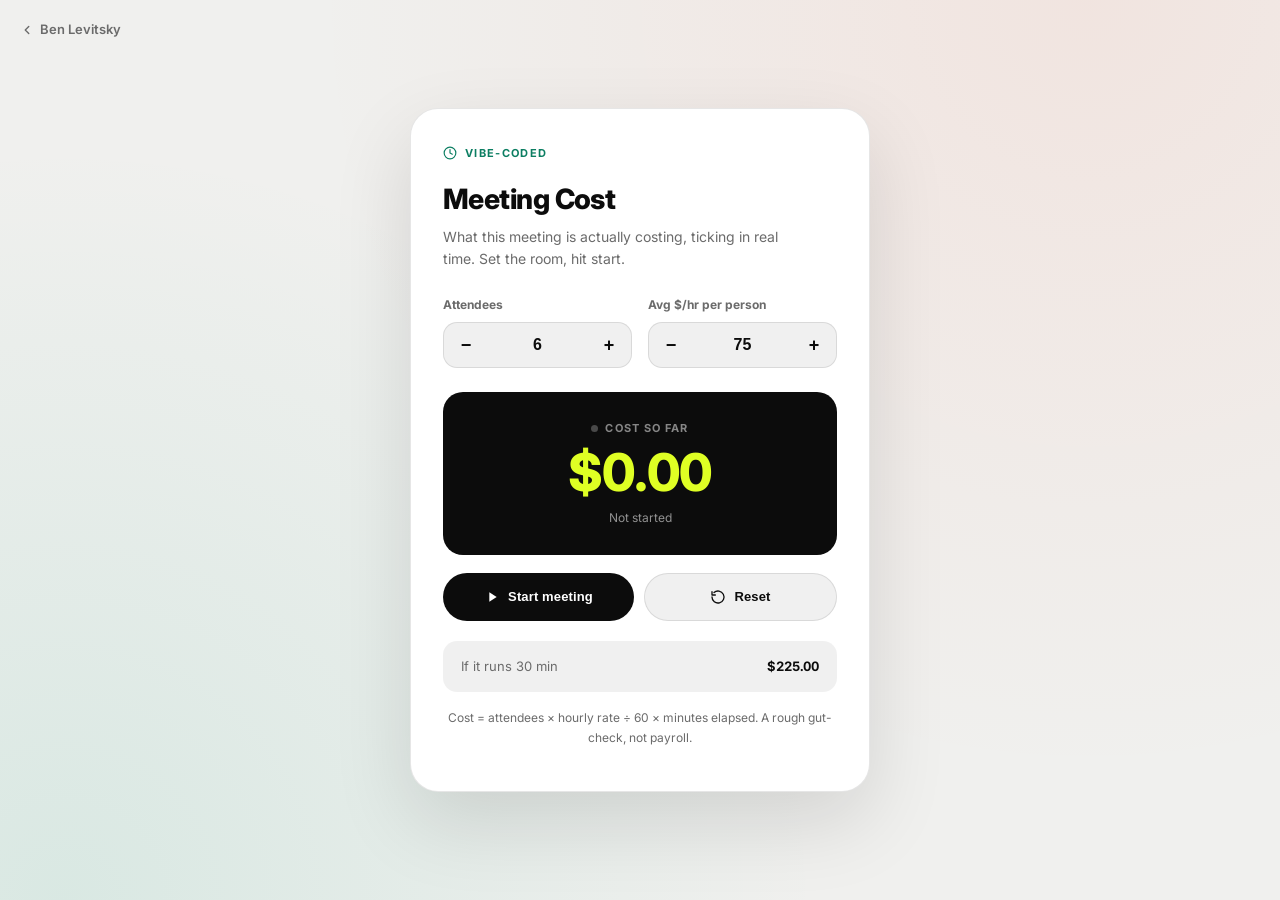
<file: vibe/meeting-cost.html>
<!DOCTYPE html>
<html lang="en">
<head>
<meta charset="UTF-8">
<meta name="viewport" content="width=device-width, initial-scale=1.0">
<title>Meeting Cost — vibe-coded by Ben Levitsky</title>
<link rel="preconnect" href="https://fonts.googleapis.com">
<link rel="preconnect" href="https://fonts.gstatic.com" crossorigin>
<link href="https://fonts.googleapis.com/css2?family=Inter:wght@400;500;600;700;800&display=swap" rel="stylesheet">
<style>
  :root{
    --ink:#0C0C0C; --ink60:#6B6B6B; --ink10:rgba(12,12,12,.1); --ink06:rgba(12,12,12,.06);
    --coral:#0FA37F; --coral-text:#0C7E62; --lime:#DFFF24; --mint:#FF5A36; --bg:#F0F0EE; --white:#FFFFFF;
    --ease:cubic-bezier(.16,1,.3,1);
  }
  *{box-sizing:border-box}
  body{
    margin:0;min-height:100vh;
    display:flex;align-items:center;justify-content:center;
    background:
      radial-gradient(circle at 85% 0%, rgba(255,90,54,.08), transparent 55%),
      radial-gradient(circle at 5% 100%, rgba(15,163,127,.10), transparent 50%),
      var(--bg);
    font:16px/1.5 'Inter',-apple-system,BlinkMacSystemFont,sans-serif;
    color:var(--ink);
    padding:32px 20px;
  }
  @media(prefers-reduced-motion: reduce){ *{transition-duration:0.01ms !important; animation-duration:0.01ms !important} }
  :focus-visible{outline:2.5px solid var(--coral);outline-offset:2px;border-radius:6px}

  .card{
    width:100%;max-width:460px;
    background:var(--white);
    border-radius:28px;
    border:1px solid var(--ink10);
    padding:36px 32px 32px;
    box-shadow:0 30px 80px rgba(12,12,12,.12);
  }
  .eyebrow{display:flex;align-items:center;gap:8px;font-size:11px;font-weight:700;letter-spacing:.12em;text-transform:uppercase;color:var(--coral-text);margin-bottom:16px}
  .eyebrow svg{width:14px;height:14px}
  .live-dot{width:7px;height:7px;border-radius:50%;background:rgba(255,255,255,.25);display:inline-block;transition:background .2s var(--ease)}
  .meter.running .live-dot{background:var(--mint);animation:pulse 1.4s ease-in-out infinite}
  @keyframes pulse{0%,100%{opacity:1;transform:scale(1)}50%{opacity:.4;transform:scale(1.3)}}
  h1{font-size:28px;font-weight:800;letter-spacing:-.02em;margin:0 0 6px}
  .sub{font-size:14px;color:var(--ink60);margin:0 0 26px;line-height:1.6;max-width:40ch}

  .inputs{display:grid;grid-template-columns:1fr 1fr;gap:16px;margin-bottom:24px}
  .field{}
  .field label{display:block;font-size:12px;font-weight:700;color:var(--ink60);margin-bottom:8px}
  .stepper{
    display:flex;align-items:stretch;border:1px solid var(--ink10);border-radius:14px;overflow:hidden;background:var(--ink06);
  }
  .stepper button{
    width:44px;min-height:44px;border:none;background:transparent;color:var(--ink);
    font-size:18px;font-weight:700;cursor:pointer;display:flex;align-items:center;justify-content:center;
    transition:background .15s var(--ease);
  }
  .stepper button:hover{background:rgba(12,12,12,.08)}
  .stepper input{
    flex:1;min-width:0;border:none;background:transparent;text-align:center;
    font-size:16px;font-weight:700;color:var(--ink);font-variant-numeric:tabular-nums;
    -moz-appearance:textfield;
  }
  .stepper input::-webkit-outer-spin-button,.stepper input::-webkit-inner-spin-button{-webkit-appearance:none;margin:0}
  .stepper input:focus-visible{outline:none;background:rgba(15,163,127,.08)}

  .meter{
    margin-top:8px;padding:28px 24px;border-radius:20px;
    background:var(--ink);color:var(--white);
    text-align:center;
  }
  .meter-label{display:flex;align-items:center;justify-content:center;gap:7px;font-size:11px;font-weight:700;letter-spacing:.1em;text-transform:uppercase;color:rgba(255,255,255,.5);margin-bottom:10px}
  .meter-n{font-size:clamp(38px,9vw,52px);font-weight:800;letter-spacing:-.03em;color:var(--lime);font-variant-numeric:tabular-nums;line-height:1}
  .meter-sub{font-size:12px;color:rgba(255,255,255,.55);margin-top:10px}
  .meter.running .meter-n{color:var(--mint)}

  .actions{display:flex;gap:10px;margin-top:18px}
  .btn{
    flex:1;display:inline-flex;align-items:center;justify-content:center;gap:8px;
    min-height:48px;border-radius:99px;border:none;cursor:pointer;
    font-size:13px;font-weight:700;letter-spacing:.01em;
    transition:background .18s var(--ease), transform .12s var(--ease), color .18s var(--ease);
  }
  .btn svg{width:16px;height:16px;flex-shrink:0}
  .btn:active{transform:scale(.97)}
  .btn-primary{background:var(--ink);color:var(--white)}
  .btn-primary:hover{background:var(--coral-text)}
  .btn-primary.is-running{background:var(--mint)}
  .btn-secondary{background:var(--ink06);color:var(--ink);border:1px solid var(--ink10)}
  .btn-secondary:hover{background:var(--ink10)}

  .projection{
    margin-top:20px;padding:16px 18px;border-radius:14px;background:var(--ink06);
    display:flex;justify-content:space-between;align-items:center;font-size:13px;color:var(--ink60);
  }
  .projection strong{color:var(--ink);font-variant-numeric:tabular-nums}

  .foot{margin-top:16px;font-size:12px;color:var(--ink60);text-align:center;line-height:1.6}

  .back-link{
    position:fixed;top:20px;left:20px;z-index:5;
    display:flex;align-items:center;gap:6px;
    font-size:13px;font-weight:600;color:var(--ink60);
    text-decoration:none;transition:color .15s;
  }
  .back-link:hover{color:var(--ink)}
  .back-link svg{width:14px;height:14px}
</style>
</head>
<body>
<a class="back-link" href="../index.html#vibe">
  <svg viewBox="0 0 24 24" fill="none" stroke="currentColor" stroke-width="2.4" stroke-linecap="round" stroke-linejoin="round"><path d="M15 18l-6-6 6-6"/></svg>
  Ben Levitsky
</a>
<div class="card">
  <div class="eyebrow">
    <svg viewBox="0 0 24 24" fill="none" stroke="currentColor" stroke-width="2" stroke-linecap="round" stroke-linejoin="round"><circle cx="12" cy="12" r="10"/><path d="M12 6v6l4 2"/></svg>
    Vibe-coded
  </div>
  <h1>Meeting Cost</h1>
  <p class="sub">What this meeting is actually costing, ticking in real time. Set the room, hit start.</p>

  <div class="inputs">
    <div class="field">
      <label for="attendees">Attendees</label>
      <div class="stepper">
        <button type="button" id="attMinus" aria-label="Decrease attendees">−</button>
        <input type="number" id="attendees" value="6" min="1" max="60" inputmode="numeric">
        <button type="button" id="attPlus" aria-label="Increase attendees">+</button>
      </div>
    </div>
    <div class="field">
      <label for="rate">Avg $/hr per person</label>
      <div class="stepper">
        <button type="button" id="rateMinus" aria-label="Decrease hourly rate">−</button>
        <input type="number" id="rate" value="75" min="10" max="500" step="5" inputmode="numeric">
        <button type="button" id="ratePlus" aria-label="Increase hourly rate">+</button>
      </div>
    </div>
  </div>

  <div class="meter" id="meter">
    <div class="meter-label" id="meterLabel"><span class="live-dot" aria-hidden="true"></span>Cost so far</div>
    <div class="meter-n" id="meterN" aria-live="off">$0.00</div>
    <div class="meter-sub" id="meterSub">Not started</div>
  </div>

  <div class="actions">
    <button class="btn btn-primary" id="toggleBtn" type="button">
      <svg id="toggleIcon" viewBox="0 0 24 24" fill="currentColor"><path d="M8 5v14l11-7z"/></svg>
      <span id="toggleLabel">Start meeting</span>
    </button>
    <button class="btn btn-secondary" id="resetBtn" type="button">
      <svg viewBox="0 0 24 24" fill="none" stroke="currentColor" stroke-width="2" stroke-linecap="round" stroke-linejoin="round"><path d="M3 12a9 9 0 1 0 3-6.7"/><path d="M3 4v5h5"/></svg>
      Reset
    </button>
  </div>

  <div class="projection">
    <span>If it runs 30 min</span>
    <strong id="projOut">$225.00</strong>
  </div>

  <p class="foot">Cost = attendees × hourly rate ÷ 60 × minutes elapsed. A rough gut-check, not payroll.</p>
</div>

<script>
  const attendeesEl = document.getElementById('attendees');
  const rateEl = document.getElementById('rate');
  const meterEl = document.getElementById('meter');
  const meterN = document.getElementById('meterN');
  const meterSub = document.getElementById('meterSub');
  const toggleBtn = document.getElementById('toggleBtn');
  const toggleIcon = document.getElementById('toggleIcon');
  const toggleLabel = document.getElementById('toggleLabel');
  const resetBtn = document.getElementById('resetBtn');
  const projOut = document.getElementById('projOut');

  let running = false;
  let startTime = null;
  let elapsedMs = 0;
  let rafId = null;

  function clampNum(el, min, max){
    let v = parseFloat(el.value);
    if (isNaN(v)) v = min;
    v = Math.min(max, Math.max(min, v));
    el.value = v;
    return v;
  }

  function costPerMs(){
    const attendees = clampNum(attendeesEl, 1, 60);
    const rate = clampNum(rateEl, 10, 500);
    return (attendees * rate) / 3600000; // dollars per millisecond
  }

  function fmtMoney(n){
    return '$' + n.toLocaleString('en-US', { minimumFractionDigits: 2, maximumFractionDigits: 2 });
  }
  function fmtClock(ms){
    const totalSec = Math.floor(ms / 1000);
    const m = Math.floor(totalSec / 60), s = totalSec % 60;
    return m + ':' + String(s).padStart(2, '0');
  }

  function updateProjection(){
    const attendees = clampNum(attendeesEl, 1, 60);
    const rate = clampNum(rateEl, 10, 500);
    projOut.textContent = fmtMoney(attendees * rate * 0.5);
  }

  function tick(){
    const now = performance.now();
    const currentElapsed = elapsedMs + (running ? now - startTime : 0);
    meterN.textContent = fmtMoney(currentElapsed * costPerMs());
    meterSub.textContent = running ? (fmtClock(currentElapsed) + ' elapsed') : (currentElapsed > 0 ? (fmtClock(currentElapsed) + ' elapsed · paused') : 'Not started');
    if (running) rafId = requestAnimationFrame(tick);
  }

  toggleBtn.addEventListener('click', () => {
    running = !running;
    if (running) {
      startTime = performance.now();
      meterEl.classList.add('running');
      toggleBtn.classList.add('is-running');
      toggleIcon.innerHTML = '<rect x="6" y="5" width="4" height="14" rx="1"/><rect x="14" y="5" width="4" height="14" rx="1"/>';
      toggleLabel.textContent = 'Pause';
      tick();
    } else {
      elapsedMs += performance.now() - startTime;
      meterEl.classList.remove('running');
      toggleBtn.classList.remove('is-running');
      toggleIcon.innerHTML = '<path d="M8 5v14l11-7z"/>';
      toggleLabel.textContent = 'Resume';
      cancelAnimationFrame(rafId);
      meterN.setAttribute('aria-live', 'polite'); // announce the paused total once
    }
  });

  resetBtn.addEventListener('click', () => {
    running = false;
    elapsedMs = 0;
    startTime = null;
    cancelAnimationFrame(rafId);
    meterEl.classList.remove('running');
    toggleBtn.classList.remove('is-running');
    toggleIcon.innerHTML = '<path d="M8 5v14l11-7z"/>';
    toggleLabel.textContent = 'Start meeting';
    meterN.textContent = '$0.00';
    meterSub.textContent = 'Not started';
  });

  attendeesEl.addEventListener('input', updateProjection);
  rateEl.addEventListener('input', updateProjection);
  document.getElementById('attMinus').addEventListener('click', () => { attendeesEl.value = clampNum(attendeesEl,1,60)-1; updateProjection(); });
  document.getElementById('attPlus').addEventListener('click', () => { attendeesEl.value = clampNum(attendeesEl,1,60)+1; updateProjection(); });
  document.getElementById('rateMinus').addEventListener('click', () => { rateEl.value = clampNum(rateEl,10,500)-5; updateProjection(); });
  document.getElementById('ratePlus').addEventListener('click', () => { rateEl.value = clampNum(rateEl,10,500)+5; updateProjection(); });

  updateProjection();
</script>
</body>
</html>
</file>
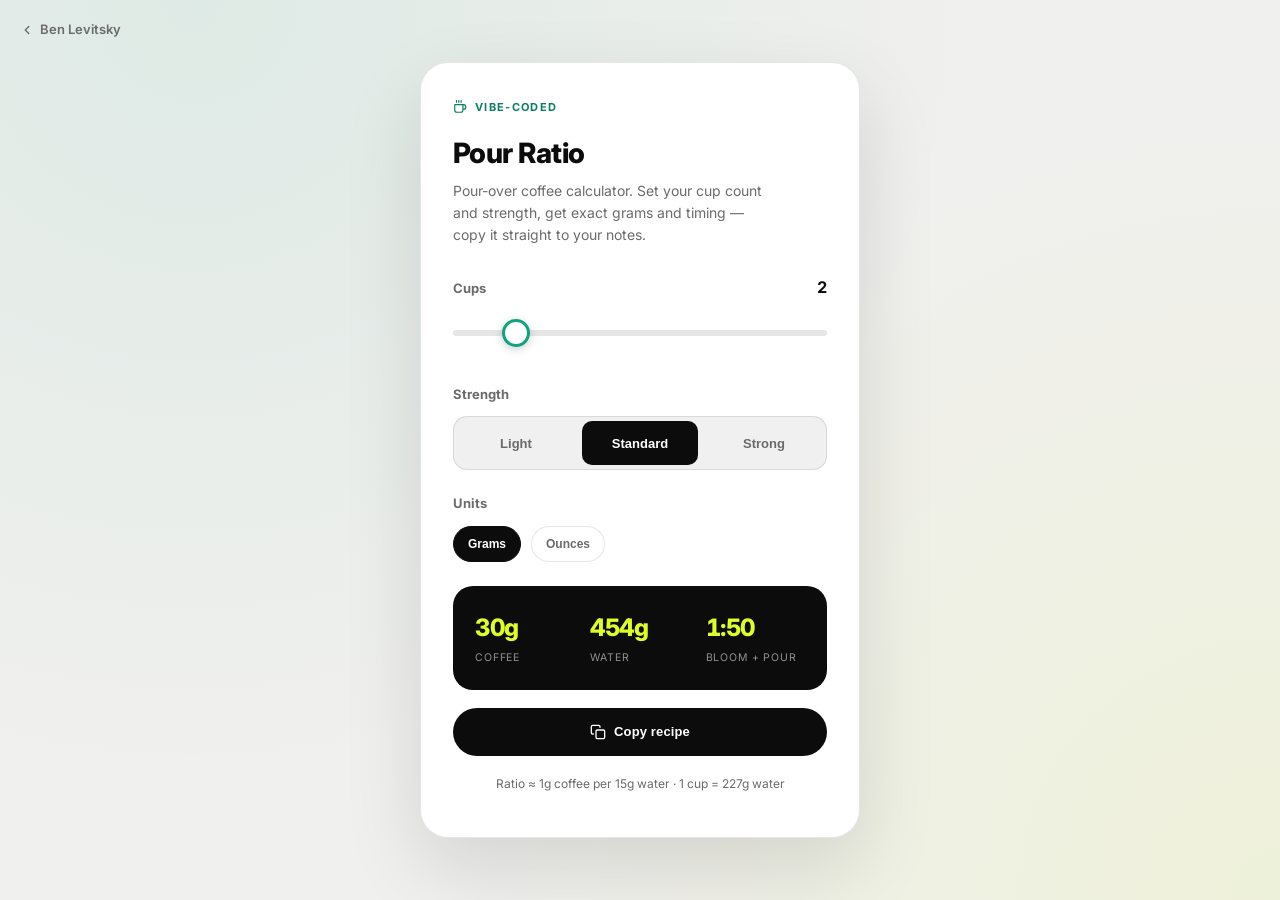
<file: vibe/pour-ratio.html>
<!DOCTYPE html>
<html lang="en">
<head>
<meta charset="UTF-8">
<meta name="viewport" content="width=device-width, initial-scale=1.0">
<title>Pour Ratio — vibe-coded by Ben Levitsky</title>
<link rel="preconnect" href="https://fonts.googleapis.com">
<link rel="preconnect" href="https://fonts.gstatic.com" crossorigin>
<link href="https://fonts.googleapis.com/css2?family=Inter:wght@400;500;600;700;800&display=swap" rel="stylesheet">
<style>
  :root{
    --ink:#0C0C0C; --ink60:#6B6B6B; --ink10:rgba(12,12,12,.1); --ink06:rgba(12,12,12,.06);
    --coral:#0FA37F; --coral-text:#0C7E62; --lime:#DFFF24; --bg:#F0F0EE; --white:#FFFFFF;
    --ease:cubic-bezier(.16,1,.3,1);
  }
  *{box-sizing:border-box}
  html{-webkit-text-size-adjust:100%}
  body{
    margin:0;min-height:100vh;
    display:flex;align-items:center;justify-content:center;
    background:
      radial-gradient(circle at 15% 0%, rgba(15,163,127,.08), transparent 55%),
      radial-gradient(circle at 100% 100%, rgba(223,255,36,.10), transparent 50%),
      var(--bg);
    font:16px/1.5 'Inter',-apple-system,BlinkMacSystemFont,sans-serif;
    color:var(--ink);
    padding:32px 20px;
  }
  @media(prefers-reduced-motion: reduce){ *{transition-duration:0.01ms !important; animation-duration:0.01ms !important} }
  :focus-visible{outline:2.5px solid var(--coral);outline-offset:2px;border-radius:6px}

  .card{
    width:100%;max-width:440px;
    background:var(--white);
    border-radius:28px;
    border:1px solid var(--ink10);
    padding:36px 32px 32px;
    box-shadow:0 30px 80px rgba(12,12,12,.12);
  }
  .eyebrow{display:flex;align-items:center;gap:8px;font-size:11px;font-weight:700;letter-spacing:.12em;text-transform:uppercase;color:var(--coral-text);margin-bottom:16px}
  .eyebrow svg{width:14px;height:14px}
  .eyebrow .steam{transform-origin:bottom center}
  @keyframes steam1{0%,100%{transform:translateY(0) scaleY(1);opacity:.7}50%{transform:translateY(-2px) scaleY(1.15);opacity:1}}
  @keyframes steam2{0%,100%{transform:translateY(0) scaleY(1);opacity:.5}50%{transform:translateY(-2.5px) scaleY(1.2);opacity:.9}}
  .steam-a{animation:steam1 2.4s ease-in-out infinite}
  .steam-b{animation:steam2 2.4s ease-in-out .5s infinite}
  h1{font-size:28px;font-weight:800;letter-spacing:-.02em;margin:0 0 6px}
  .sub{font-size:14px;color:var(--ink60);margin:0 0 28px;line-height:1.6;max-width:36ch}

  fieldset{border:none;padding:0;margin:0 0 24px}
  .field-head{display:flex;align-items:baseline;justify-content:space-between;margin-bottom:12px}
  label{font-size:13px;font-weight:700;color:var(--ink60)}
  .field-val{font-size:16px;font-weight:700;color:var(--ink);font-variant-numeric:tabular-nums}

  input[type=range]{
    width:100%;height:44px;margin:0;
    -webkit-appearance:none;appearance:none;background:transparent;cursor:pointer;
  }
  input[type=range]::-webkit-slider-runnable-track{height:6px;border-radius:99px;background:var(--ink10)}
  input[type=range]::-moz-range-track{height:6px;border-radius:99px;background:var(--ink10)}
  input[type=range]::-webkit-slider-thumb{
    -webkit-appearance:none;margin-top:-11px;
    width:28px;height:28px;border-radius:50%;
    background:var(--white);border:3px solid var(--coral);
    box-shadow:0 2px 8px rgba(12,12,12,.2);
    transition:transform .15s var(--ease);
  }
  input[type=range]:active::-webkit-slider-thumb{transform:scale(1.1)}
  input[type=range]::-moz-range-thumb{
    width:28px;height:28px;border-radius:50%;border:3px solid var(--coral);
    background:var(--white);box-shadow:0 2px 8px rgba(12,12,12,.2);
  }

  .seg{display:flex;gap:8px;border:1px solid var(--ink10);border-radius:14px;padding:4px;background:var(--ink06)}
  .seg button{
    flex:1;min-height:44px;padding:0 8px;border-radius:10px;border:none;
    background:transparent;font-size:13px;font-weight:700;color:var(--ink60);
    cursor:pointer;transition:background .18s var(--ease),color .18s var(--ease);
  }
  .seg button[aria-pressed="true"]{background:var(--ink);color:var(--white)}
  .seg button:hover:not([aria-pressed="true"]){background:rgba(12,12,12,.08)}

  .unit-toggle{display:flex;align-items:center;gap:10px}
  .unit-toggle button{
    min-width:44px;min-height:36px;padding:0 14px;border-radius:99px;
    border:1.5px solid var(--ink10);background:var(--white);
    font-size:12px;font-weight:700;color:var(--ink60);cursor:pointer;
    transition:all .18s var(--ease);
  }
  .unit-toggle button[aria-pressed="true"]{background:var(--ink);border-color:var(--ink);color:var(--white)}

  .result{
    margin-top:8px;padding:24px 22px;border-radius:20px;
    background:var(--ink);color:var(--white);
    display:grid;grid-template-columns:1fr 1fr 1fr;gap:16px;
  }
  .result-item .n{font-size:24px;font-weight:800;letter-spacing:-.02em;color:var(--lime);font-variant-numeric:tabular-nums}
  .result-item .l{font-size:10.5px;text-transform:uppercase;letter-spacing:.08em;color:rgba(255,255,255,.55);margin-top:4px}

  .actions{display:flex;gap:10px;margin-top:18px}
  .btn{
    flex:1;display:inline-flex;align-items:center;justify-content:center;gap:8px;
    min-height:48px;border-radius:99px;border:none;cursor:pointer;
    font-size:13px;font-weight:700;letter-spacing:.01em;
    transition:background .18s var(--ease), transform .12s var(--ease);
  }
  .btn svg{width:16px;height:16px;flex-shrink:0}
  .btn:active{transform:scale(.97)}
  .btn-primary{background:var(--ink);color:var(--white)}
  .btn-primary:hover{background:var(--coral-text)}
  .btn-primary.copied{background:var(--coral-text)}

  .foot{margin-top:18px;font-size:12px;color:var(--ink60);text-align:center;line-height:1.6}

  .back-link{
    position:fixed;top:20px;left:20px;z-index:5;
    display:flex;align-items:center;gap:6px;
    font-size:13px;font-weight:600;color:var(--ink60);
    text-decoration:none;transition:color .15s;
  }
  .back-link:hover{color:var(--ink)}
  .back-link svg{width:14px;height:14px}
</style>
</head>
<body>
<a class="back-link" href="../index.html#vibe">
  <svg viewBox="0 0 24 24" fill="none" stroke="currentColor" stroke-width="2.4" stroke-linecap="round" stroke-linejoin="round"><path d="M15 18l-6-6 6-6"/></svg>
  Ben Levitsky
</a>
<div class="card">
  <div class="eyebrow">
    <svg viewBox="0 0 24 24" fill="none" stroke="currentColor" stroke-width="2" stroke-linecap="round" stroke-linejoin="round"><path d="M17 8h1a4 4 0 1 1 0 8h-1M3 8h14v9a4 4 0 0 1-4 4H7a4 4 0 0 1-4-4V8z"/><line class="steam steam-a" x1="6" y1="1" x2="6" y2="4"/><line class="steam steam-b" x1="10" y1="1" x2="10" y2="4"/><line class="steam steam-a" x1="14" y1="1" x2="14" y2="4"/></svg>
    Vibe-coded
  </div>
  <h1>Pour Ratio</h1>
  <p class="sub">Pour-over coffee calculator. Set your cup count and strength, get exact grams and timing — copy it straight to your notes.</p>

  <fieldset>
    <div class="field-head">
      <label for="cups">Cups</label>
      <span class="field-val" id="cupsVal" aria-live="polite">2</span>
    </div>
    <input type="range" id="cups" min="1" max="8" value="2" step="1" aria-describedby="cupsVal">
  </fieldset>

  <fieldset>
    <div class="field-head"><label id="strengthLabel">Strength</label></div>
    <div class="seg" role="group" aria-labelledby="strengthLabel" id="strengthRow">
      <button data-ratio="17" aria-pressed="false">Light</button>
      <button data-ratio="15" aria-pressed="true">Standard</button>
      <button data-ratio="13" aria-pressed="false">Strong</button>
    </div>
  </fieldset>

  <fieldset>
    <div class="field-head"><label id="unitLabel">Units</label></div>
    <div class="unit-toggle" role="group" aria-labelledby="unitLabel" id="unitRow">
      <button data-unit="g" aria-pressed="true">Grams</button>
      <button data-unit="oz" aria-pressed="false">Ounces</button>
    </div>
  </fieldset>

  <div class="result" aria-live="polite">
    <div class="result-item"><div class="n" id="coffeeOut">17g</div><div class="l">Coffee</div></div>
    <div class="result-item"><div class="n" id="waterOut">255g</div><div class="l">Water</div></div>
    <div class="result-item"><div class="n" id="timeOut">2:45</div><div class="l">Bloom + pour</div></div>
  </div>

  <div class="actions">
    <button class="btn btn-primary" id="copyBtn" type="button">
      <svg viewBox="0 0 24 24" fill="none" stroke="currentColor" stroke-width="2" stroke-linecap="round" stroke-linejoin="round"><rect x="9" y="9" width="13" height="13" rx="2"/><path d="M5 15H4a2 2 0 0 1-2-2V4a2 2 0 0 1 2-2h9a2 2 0 0 1 2 2v1"/></svg>
      <span id="copyLabel">Copy recipe</span>
    </button>
  </div>

  <p class="foot">Ratio ≈ 1g coffee per <span id="ratioOut">15</span>g water · 1 cup = 227g water</p>
</div>

<script>
  const cupsEl = document.getElementById('cups');
  const cupsVal = document.getElementById('cupsVal');
  const strengthRow = document.getElementById('strengthRow');
  const unitRow = document.getElementById('unitRow');
  const coffeeOut = document.getElementById('coffeeOut');
  const waterOut = document.getElementById('waterOut');
  const timeOut = document.getElementById('timeOut');
  const ratioOut = document.getElementById('ratioOut');
  const copyBtn = document.getElementById('copyBtn');
  const copyLabel = document.getElementById('copyLabel');

  let ratio = 15;
  let unit = 'g';
  const G_PER_OZ = 28.3495;

  function fmt(grams){
    if (unit === 'oz') return (grams / G_PER_OZ).toFixed(1) + 'oz';
    return Math.round(grams) + 'g';
  }

  function update(){
    const cups = parseInt(cupsEl.value, 10);
    cupsVal.textContent = cups;
    const water = cups * 227;
    const coffee = water / ratio;
    coffeeOut.textContent = fmt(coffee);
    waterOut.textContent = fmt(water);
    ratioOut.textContent = ratio;
    const seconds = 60 + cups * 25;
    const m = Math.floor(seconds / 60), s = seconds % 60;
    timeOut.textContent = m + ':' + String(s).padStart(2, '0');
  }

  cupsEl.addEventListener('input', update);

  strengthRow.querySelectorAll('button').forEach(btn => {
    btn.addEventListener('click', () => {
      strengthRow.querySelectorAll('button').forEach(b => b.setAttribute('aria-pressed', 'false'));
      btn.setAttribute('aria-pressed', 'true');
      ratio = parseInt(btn.dataset.ratio, 10);
      update();
    });
  });

  unitRow.querySelectorAll('button').forEach(btn => {
    btn.addEventListener('click', () => {
      unitRow.querySelectorAll('button').forEach(b => b.setAttribute('aria-pressed', 'false'));
      btn.setAttribute('aria-pressed', 'true');
      unit = btn.dataset.unit;
      update();
    });
  });

  copyBtn.addEventListener('click', async () => {
    const cups = cupsEl.value;
    const text = `Pour Ratio recipe\n${cups} cup(s) · ratio 1:${ratio}\nCoffee: ${coffeeOut.textContent}\nWater: ${waterOut.textContent}\nBloom + pour: ${timeOut.textContent}`;
    try {
      await navigator.clipboard.writeText(text);
    } catch (e) {
      // clipboard API unavailable in this context — button still gives visual confirmation
    }
    copyBtn.classList.add('copied');
    copyLabel.textContent = 'Copied!';
    setTimeout(() => {
      copyBtn.classList.remove('copied');
      copyLabel.textContent = 'Copy recipe';
    }, 1600);
  });

  update();
</script>
</body>
</html>
</file>
<file: world/style.css>
/* Ben's Studio — styles. Colors/type mirror the main portfolio. */
:root{
  --ink:#0C0C0C; --ink60:#6B6B6B; --bg:#F0F0EE; --coral:#0FA37F; --coral-text:#0A6E57;
  --line:rgba(12,12,12,.10); --room:#1b1612;
  --f:'Inter',system-ui,-apple-system,'Segoe UI',sans-serif;
}
*,*::before,*::after{box-sizing:border-box;margin:0;padding:0}
html,body{height:100%;overflow:hidden;background:var(--room);font-family:var(--f);color:var(--ink);-webkit-font-smoothing:antialiased;overscroll-behavior:none;touch-action:manipulation}
a{color:inherit}
button{font-family:inherit}
svg[hidden]{display:none}
.sr{position:absolute;width:1px;height:1px;overflow:hidden;clip:rect(0 0 0 0);white-space:nowrap}

#c{position:fixed;left:0;top:0;image-rendering:pixelated;image-rendering:crisp-edges;outline:none;cursor:pointer;touch-action:none}
#c:focus-visible{box-shadow:inset 0 0 0 3px var(--coral)}

/* floating labels above objects */
#labels{position:fixed;left:0;top:0;width:0;height:0;pointer-events:none}
.chip{
  position:absolute;left:0;top:0;transform:translate(-50%,-100%);
  display:inline-flex;align-items:center;gap:6px;white-space:nowrap;
  padding:5px 10px;border-radius:99px;font-size:11px;font-weight:700;letter-spacing:.04em;
  color:var(--ink);background:rgba(240,240,238,.92);box-shadow:0 2px 8px rgba(0,0,0,.28);
  pointer-events:auto;cursor:pointer;border:0;
  transition:opacity .2s,transform .18s,background .18s,color .18s;
  will-change:transform;
}
.chip .dot{width:7px;height:7px;border-radius:50%;background:var(--coral);animation:pulse 1.6s ease-in-out infinite}
.chip.done{opacity:.72}
.chip.done .dot{animation:none;background:transparent;width:auto;height:auto;color:var(--coral-text);font-size:11px;line-height:1}
.chip.done .dot::before{content:"✓"}
.chip .key{display:none;font-weight:800;color:#fff;background:var(--ink);border-radius:5px;padding:1px 6px;font-size:10px}
.chip.active{opacity:1;background:var(--ink);color:#fff;z-index:3}
.chip.active .key{display:inline-block;background:var(--coral-text);color:#fff}
.chip.active.done .dot{color:#7be0c3}
@keyframes pulse{0%,100%{transform:scale(1);opacity:1}50%{transform:scale(1.5);opacity:.55}}

.bubble{
  position:fixed;left:0;top:0;transform:translate(-50%,-100%);pointer-events:none;
  background:#fff;color:var(--ink);font-size:11px;font-weight:700;padding:4px 9px;border-radius:12px;
  box-shadow:0 2px 8px rgba(0,0,0,.25);animation:pop .18s ease-out
}
@keyframes pop{from{transform:translate(-50%,-90%) scale(.7);opacity:0}to{transform:translate(-50%,-100%) scale(1);opacity:1}}

/* HUD */
#hud{position:fixed;left:0;right:0;top:0;display:flex;justify-content:space-between;align-items:flex-start;gap:10px;padding:max(12px,env(safe-area-inset-top)) max(14px,env(safe-area-inset-right)) 0 max(14px,env(safe-area-inset-left));pointer-events:none;z-index:20}
#hud[hidden]{display:none}
.hud-left,.hud-right{display:flex;align-items:center;gap:8px;pointer-events:auto;flex-wrap:wrap}
.hud-title{font-weight:800;font-size:12px;letter-spacing:-.01em;color:#fff;background:rgba(12,12,12,.72);padding:5px 10px;border-radius:99px}
.hud-progress{font-size:11px;font-weight:600;color:#fff;background:rgba(12,12,12,.72);padding:5px 10px;border-radius:99px}
.hud-progress b{color:#7be0c3}
.pill{display:inline-flex;align-items:center;justify-content:center;gap:6px;height:32px;padding:0 13px;border-radius:99px;border:0;cursor:pointer;
  font-size:12px;font-weight:700;color:var(--ink);background:rgba(240,240,238,.94);box-shadow:0 2px 8px rgba(0,0,0,.25);text-decoration:none;transition:transform .15s,background .15s}
.pill:hover{transform:translateY(-1px);background:#fff}
.pill.icon{width:32px;padding:0}
.pill.ghost{background:rgba(12,12,12,.72);color:#fff}
.pill.ghost:hover{background:rgba(12,12,12,.9)}
.pill:focus-visible,.chip:focus-visible,.cta:focus-visible,.close:focus-visible,#card a:focus-visible,#card button:focus-visible{outline:3px solid var(--coral);outline-offset:2px}
.places{position:relative}
#placesList{position:absolute;right:0;top:38px;min-width:190px;list-style:none;background:var(--bg);border-radius:14px;padding:6px;box-shadow:0 10px 30px rgba(0,0,0,.35)}
#placesList[hidden]{display:none}
#placesList button{display:flex;justify-content:space-between;align-items:center;width:100%;text-align:left;border:0;background:none;padding:9px 10px;border-radius:9px;font-size:13px;font-weight:600;color:var(--ink);cursor:pointer}
#placesList button:hover,#placesList button:focus-visible{background:rgba(12,12,12,.07)}
#placesList .ok{color:var(--coral-text);font-size:11px}

#hint{position:fixed;left:50%;bottom:max(18px,env(safe-area-inset-bottom));transform:translateX(-50%);z-index:15;pointer-events:none;
  color:#fff;background:rgba(12,12,12,.78);padding:8px 14px;border-radius:99px;font-size:12px;font-weight:600;text-align:center;transition:opacity .6s;max-width:92vw}
#hint[hidden]{display:none}
#hint.fade{opacity:0}
kbd{font-family:inherit;font-weight:800;font-size:.85em;background:rgba(255,255,255,.18);border-radius:5px;padding:1px 6px;margin:0 1px}
#toast{position:fixed;left:50%;top:64px;transform:translate(-50%,-14px);z-index:40;background:var(--ink);color:#fff;padding:10px 16px;border-radius:14px;font-size:13px;font-weight:600;opacity:0;pointer-events:none;transition:.25s;text-align:center;max-width:90vw}
#toast.show{opacity:1;transform:translate(-50%,0)}

/* Intro */
#intro{position:fixed;inset:0;z-index:60;display:grid;place-items:center;padding:20px;background:rgba(27,22,18,.9);transition:opacity .35s}
#intro.gone{opacity:0;pointer-events:none}
.intro-card{width:min(460px,100%);background:var(--bg);border-radius:24px;padding:30px 28px 24px;box-shadow:0 24px 70px rgba(0,0,0,.5);text-align:left}
.eyebrow{font-size:11px;font-weight:700;letter-spacing:.14em;text-transform:uppercase;color:var(--coral-text)}
.intro-card h1{margin-top:10px;font-size:clamp(28px,6vw,38px);font-weight:800;letter-spacing:-.03em;line-height:1.05}
.intro-card p{margin-top:12px;font-size:15px;line-height:1.6;color:var(--ink60)}
.cta{margin-top:20px;width:100%;height:50px;border:0;border-radius:99px;background:var(--ink);color:#fff;font-size:14px;font-weight:700;letter-spacing:.04em;cursor:pointer;transition:transform .15s,background .15s}
.cta:hover{transform:translateY(-2px);background:var(--coral-text)}
.intro-row{margin-top:14px;display:flex;justify-content:space-between;align-items:center;gap:10px;font-size:12px;font-weight:600;color:var(--ink60);flex-wrap:wrap}
.intro-row a{color:var(--ink60)}
.intro-row a:hover{color:var(--ink)}
.check{display:inline-flex;align-items:center;gap:7px;cursor:pointer}
.check input{accent-color:var(--coral-text);width:15px;height:15px}
.keys{margin-top:16px;padding-top:14px;border-top:1px solid var(--line);font-size:12px;color:var(--ink60);font-weight:500;line-height:1.9}
.keys kbd{background:var(--ink);color:#fff;margin:0 2px}
.keys span{opacity:.5;margin:0 3px}
body.touch #introKeys{display:none}

/* Panel */
#panel{position:fixed;inset:0;z-index:50;display:grid;place-items:center;padding:16px;background:rgba(12,12,12,.72);opacity:0;pointer-events:none;transition:opacity .2s}
#panel[hidden]{display:none}
#panel.open{opacity:1;pointer-events:auto}
.card{width:min(780px,100%);max-height:min(88vh,860px);overflow:auto;background:var(--bg);border-radius:24px;box-shadow:0 30px 80px rgba(0,0,0,.5);transform:translateY(14px) scale(.98);transition:transform .25s cubic-bezier(.16,1,.3,1);touch-action:pan-y;-webkit-overflow-scrolling:touch}
#panel.open .card{transform:none}
.card-head{position:sticky;top:0;z-index:2;display:flex;justify-content:space-between;align-items:center;padding:18px 22px 12px;background:linear-gradient(var(--bg) 70%,rgba(240,240,238,0))}
.card-head h2{font-size:clamp(22px,4vw,30px);font-weight:800;letter-spacing:-.03em}
.close{width:36px;height:36px;border-radius:50%;border:0;background:rgba(12,12,12,.08);cursor:pointer;font-size:14px;font-weight:700;color:var(--ink);transition:background .15s}
.close:hover{background:rgba(12,12,12,.16)}
.card-body{padding:4px 22px 24px}
.sub{font-size:14px;color:var(--ink60);line-height:1.6;margin-bottom:16px}
.grid{display:grid;grid-template-columns:repeat(auto-fill,minmax(210px,1fr));gap:14px}
.proj{display:block;text-decoration:none;background:#fff;border-radius:16px;overflow:hidden;box-shadow:0 1px 0 var(--line);transition:transform .2s,box-shadow .2s}
.proj:hover{transform:translateY(-3px);box-shadow:0 12px 26px rgba(0,0,0,.14)}
.proj img{display:block;width:100%;aspect-ratio:16/10;object-fit:cover;background:#ddd}
.proj .meta{display:block;padding:11px 13px 14px}
.tag{display:inline-block;font-size:10px;font-weight:800;letter-spacing:.1em;text-transform:uppercase;color:var(--coral-text)}
.proj b{display:block;margin-top:3px;font-size:14px;font-weight:700;letter-spacing:-.01em}
.proj span.d{display:block;margin-top:3px;font-size:12.5px;color:var(--ink60);line-height:1.45}
.links{display:flex;flex-wrap:wrap;gap:10px;margin-top:18px}
.btn{display:inline-flex;align-items:center;gap:6px;height:42px;padding:0 20px;border-radius:99px;font-size:13px;font-weight:700;text-decoration:none;border:1.5px solid var(--ink);color:var(--ink);background:none;transition:.15s;cursor:pointer}
.btn:hover{background:var(--ink);color:#fff}
.btn.solid{background:var(--ink);color:#fff}
.btn.solid:hover{background:var(--coral-text);border-color:var(--coral-text)}
.about{display:grid;grid-template-columns:150px 1fr;gap:22px;align-items:start}
.about img{width:150px;height:150px;border-radius:50%;object-fit:cover;box-shadow:0 8px 22px rgba(0,0,0,.18)}
.about p{font-size:15px;line-height:1.7;color:var(--ink60);margin-bottom:12px}
.chips{display:flex;flex-wrap:wrap;gap:8px;margin:2px 0 14px}
.chips span{font-size:12px;font-weight:600;padding:6px 12px;border-radius:99px;background:rgba(12,12,12,.06);border:1px solid var(--line)}
.tracks{display:flex;flex-direction:column}
.trk{display:grid;grid-template-columns:44px 1fr auto;gap:12px;align-items:center;width:100%;text-align:left;background:none;border:0;border-bottom:1px solid rgba(12,12,12,.06);padding:9px 6px;border-radius:10px;cursor:pointer;font-size:14px;transition:background .15s}
.trk:hover,.trk:focus-visible{background:rgba(12,12,12,.05)}
.trk img{width:44px;height:44px;border-radius:6px;object-fit:cover;display:block}
.trk b{display:block;font-weight:700;font-size:14px}
.trk small{display:block;color:var(--ink60);font-size:12px;margin-top:1px}
.trk .p{width:30px;height:30px;border-radius:50%;background:var(--ink);color:#fff;display:grid;place-items:center;font-size:10px}
.trk[aria-expanded="true"] .p{background:var(--coral-text)}
.emb{display:none;padding:6px 4px 10px}
.emb.open{display:block}
.emb iframe{width:100%;height:152px;border:0;border-radius:12px}
.posters{display:grid;grid-template-columns:repeat(3,1fr);gap:16px}
.posters a{text-decoration:none;display:block}
.posters img{width:100%;aspect-ratio:258/312;object-fit:cover;border-radius:12px;display:block;box-shadow:0 6px 18px rgba(0,0,0,.16);transition:transform .2s}
.posters a:hover img{transform:translateY(-4px)}
.posters b{display:block;margin-top:9px;font-size:13.5px;font-weight:700;line-height:1.3}
.posters small{color:var(--ink60);font-size:12px}
.bigmail{display:block;font-size:clamp(22px,5vw,36px);font-weight:800;letter-spacing:-.03em;text-decoration:none;color:var(--ink);border-bottom:3px solid var(--coral);width:fit-content;max-width:100%;overflow-wrap:anywhere;padding-bottom:4px;margin:6px 0 20px;transition:color .15s}
.bigmail:hover{color:var(--coral-text)}
.list{list-style:none;border-top:1px solid var(--line)}
.list li{padding:13px 2px;border-bottom:1px solid var(--line);font-size:14px;line-height:1.5}
.list b{font-weight:700}
.list small{display:block;color:var(--ink60);font-size:12.5px;margin-top:2px}
.pets{display:flex;flex-wrap:wrap;gap:20px;margin:6px 0 18px}
.pet{display:flex;flex-direction:column;align-items:center;gap:10px}
.pet img{width:150px;height:150px;border-radius:50%;object-fit:cover;border:5px solid #fff;box-shadow:0 10px 24px rgba(0,0,0,.16)}
.pet span{font-size:14px;font-weight:700;color:#fff;padding:6px 16px;border-radius:99px}
.hero-img{width:100%;border-radius:16px;display:block;margin-bottom:16px;aspect-ratio:640/500;object-fit:cover}
.foot{margin-top:18px;font-size:12.5px;color:var(--ink60)}

@media(max-width:560px){
  .about{grid-template-columns:1fr;justify-items:start}
  .about img{width:110px;height:110px}
  .posters{gap:10px}
  .pet img{width:120px;height:120px}
  .hud-title{display:none}
  .pill.ghost{display:none}
}
.noscript{position:fixed;inset:0;display:grid;place-items:center;background:var(--bg);z-index:100;text-align:center;font-size:16px}

/* Drum play mode */
#drumPlay{position:fixed;inset:0;z-index:25;pointer-events:none}
#drumPlay[hidden]{display:none}
.drumplay-exit{
  position:fixed;left:50%;top:max(14px,env(safe-area-inset-top));transform:translateX(-50%) translateY(-14px);
  display:inline-flex;align-items:center;gap:6px;height:36px;padding:0 16px;border-radius:99px;border:0;cursor:pointer;
  font-size:12.5px;font-weight:700;color:#fff;background:rgba(12,12,12,.78);
  opacity:0;transition:opacity .25s,transform .25s;pointer-events:auto;
}
#drumPlay.show .drumplay-exit{opacity:1;transform:translateX(-50%) translateY(0)}
.drumplay-exit:hover{background:var(--coral-text)}
.drumplay-legend{
  position:fixed;left:50%;bottom:max(20px,env(safe-area-inset-bottom));transform:translateX(-50%) translateY(14px);
  display:flex;gap:10px;flex-wrap:wrap;justify-content:center;max-width:94vw;
  opacity:0;transition:opacity .3s .05s,transform .3s .05s;
}
#drumPlay.show .drumplay-legend{opacity:1;transform:translateX(-50%) translateY(0)}
.drumplay-legend span{
  display:inline-flex;align-items:center;gap:7px;
  background:rgba(12,12,12,.78);color:#fff;border-radius:99px;
  padding:6px 12px 6px 6px;font-size:12px;font-weight:600;
}
.drumplay-legend .drumplay-esc{background:rgba(12,12,12,.78);padding:6px 12px}
.drumplay-legend kbd{
  font-family:inherit;font-weight:800;font-size:11px;
  background:var(--coral-text);color:#fff;border-radius:50%;
  width:20px;height:20px;display:inline-flex;align-items:center;justify-content:center;
}
.drumplay-legend .drumplay-esc kbd{background:rgba(255,255,255,.2);border-radius:6px;width:auto;padding:2px 6px}
@media(max-width:560px){
  .drumplay-legend{gap:7px}
  .drumplay-legend span{font-size:11px;padding:5px 10px 5px 5px}
}

/* Walkthrough */
#walk{position:fixed;inset:0;z-index:70;display:grid;place-items:center;padding:20px;background:rgba(27,22,18,.55);opacity:0;pointer-events:none;transition:opacity .3s}
#walk.show{opacity:1;pointer-events:auto}
#walk[hidden]{display:none}
.walk-card{width:min(380px,100%);background:var(--bg);border-radius:22px;padding:26px 24px 22px;box-shadow:0 24px 60px rgba(0,0,0,.45);text-align:center;transform:translateY(10px) scale(.97);transition:transform .3s var(--spring)}
#walk.show .walk-card{transform:none}
.walk-icon{width:52px;height:52px;margin:0 auto 14px;border-radius:16px;background:var(--coral-text);color:#fff;display:flex;align-items:center;justify-content:center}
.walk-icon svg{width:26px;height:26px}
.walk-step h3{font-size:19px;font-weight:800;letter-spacing:-.02em}
.walk-step p{margin-top:9px;font-size:13.5px;line-height:1.6;color:var(--ink60)}
.walk-step kbd{font-weight:800;font-size:.85em;background:var(--ink);color:#fff;border-radius:5px;padding:1px 6px;margin:0 1px}
.walk-dots{display:flex;justify-content:center;gap:6px;margin-top:20px}
.walk-dots span{width:6px;height:6px;border-radius:50%;background:var(--ink10);transition:background .2s,transform .2s}
.walk-dots span.on{background:var(--coral-text);transform:scale(1.3)}
.walk-actions{display:flex;align-items:center;justify-content:space-between;gap:12px;margin-top:20px}
.walk-skip{background:none;border:0;color:var(--ink60);font-size:12.5px;font-weight:700;cursor:pointer;padding:8px}
.walk-skip:hover{color:var(--ink)}
.walk-next{margin:0;width:auto;padding:0 24px;height:42px;font-size:13px}
.walk-next:focus-visible,.walk-skip:focus-visible{outline:3px solid var(--coral);outline-offset:2px;border-radius:8px}
@media(prefers-reduced-motion:reduce){*{animation:none!important;transition:none!important}}
</file>
<file: css/site.css>
/* ═══════════════════════════════════════
   TOKENS
═══════════════════════════════════════ */
*,*::before,*::after{box-sizing:border-box;margin:0;padding:0}
html{scroll-behavior:smooth;-webkit-text-size-adjust:100%}

:root{
  --coral:#0FA37F;
  --lime:#DFFF24;
  --mint:#FF5A36;
  --bg:#F0F0EE;
  --ink:#0C0C0C;
  --ink60:#595959; /* darkened from #6B6B6B — was 4.67:1 on --bg, now 6.1:1 */
  --ink10:rgba(12,12,12,.10);
  --ink06:rgba(12,12,12,.06);
  --white:#FFFFFF;
  --coral-text:#0A6E57; /* accessible small-text shade of --coral, 6.2:1 on white */

  --f-head:'Inter',system-ui,sans-serif;
  --f-body:'Inter',system-ui,sans-serif;
  --f-serif:'Source Serif 4',Georgia,serif;

  --nav-h:64px;
  --ease:cubic-bezier(.16,1,.3,1);
  --spring:cubic-bezier(.175,.885,.32,1.275);
  --r:24px;
}

body{
  background:
    radial-gradient(ellipse 480px 340px at 100% 0%, rgba(15,163,127,.5), transparent 62%),
    var(--bg);
  color:var(--ink);
  font-family:var(--f-body);
  font-size:16px;
  line-height:1.6;
  overflow-x:clip;
  -webkit-font-smoothing:antialiased;
  -moz-osx-font-smoothing:grayscale;
}
img{display:block;max-width:100%}
a{color:inherit;text-decoration:none}
button{border:none;background:none;cursor:pointer;font-family:inherit}
::selection{background:var(--ink10);color:var(--ink)}
::-webkit-scrollbar{width:3px}
::-webkit-scrollbar-thumb{background:var(--coral);border-radius:99px}


/* ═══════════════════════════════════════
   NAV
═══════════════════════════════════════ */
.nav{
  position:fixed;top:0;left:0;right:0;
  height:var(--nav-h);
  z-index:200;
  display:grid;grid-template-columns:1fr auto 1fr;align-items:center;
  padding:0 5%;
  background:rgba(243,243,241,.94);
  backdrop-filter:blur(20px);
  -webkit-backdrop-filter:blur(20px);
  transition:box-shadow .25s;
}
.nav-logo{justify-self:start}
.nav-mid{justify-self:center}
.nav-right{justify-self:end}
.nav.stuck{
  box-shadow:0 1px 0 var(--ink10);
}

.nav-logo{
  display:flex;align-items:center;
}
.nav-logo-mark{transition:transform .2s var(--ease)}
.nav-logo-mark text{fill:var(--coral-text);font-family:'SF Mono',ui-monospace,'Courier New',monospace;font-weight:700;font-size:13px}
.nav-logo-mark rect.nav-logo-cursor{fill:var(--coral-text);animation:navCursorBlink 1.1s step-end infinite}
.nav-logo:hover .nav-logo-mark{transform:scale(1.08)}
@keyframes navCursorBlink{
  0%,49%{opacity:1}
  50%,100%{opacity:0}
}
@media(prefers-reduced-motion: reduce){
  .nav-logo-mark rect.nav-logo-cursor{animation:none;opacity:1}
}

.nav-mid{display:flex;gap:28px;list-style:none}
.nav-mid a{
  font-size:13px;font-weight:500;
  letter-spacing:.01em;
  color:var(--ink);
  opacity:.65;transition:opacity .18s;
}
.nav-mid a:hover{opacity:1}

.nav-right{display:flex;align-items:center;gap:24px}
.nav-right a{
  font-size:13px;font-weight:500;
  letter-spacing:.01em;
  color:var(--ink);
  opacity:.65;transition:opacity .18s;
}
.nav-right a:hover{opacity:1}
.nav-game{
  display:inline-flex!important;align-items:center;gap:6px;
  height:32px;padding:0 14px 0 12px;border-radius:99px;
  background:var(--coral-text);color:#fff!important;
  font-size:12.5px!important;font-weight:700!important;
  opacity:1!important;transition:background .18s,transform .18s;
}
.nav-game:hover{background:var(--ink);transform:translateY(-1px)}
.nav-game svg{flex-shrink:0}

/* Hamburger */
.burger{
  display:none;
  flex-direction:column;gap:5px;
  padding:6px;-webkit-tap-highlight-color:transparent;
}
.burger span{
  display:block;width:22px;height:1.5px;
  background:var(--ink);border-radius:2px;
  transition:transform .3s var(--ease),opacity .25s;
}
.burger.open span:nth-child(1){transform:translateY(6.5px) rotate(45deg)}
.burger.open span:nth-child(2){opacity:0}
.burger.open span:nth-child(3){transform:translateY(-6.5px) rotate(-45deg)}

/* Mobile overlay menu */
.mob{
  display:none;position:fixed;inset:0;
  background:var(--bg);z-index:190;
  flex-direction:column;align-items:center;justify-content:center;
  gap:16px;opacity:0;transition:opacity .3s;
}
.mob.open{opacity:1}
.mob a{
  font-family:var(--f-head);
  font-size:clamp(22px,6vw,36px);
  font-weight:600;
  letter-spacing:-.02em;
  color:var(--ink);transition:color .18s;
}
.mob-game{
  display:inline-flex!important;align-items:center;gap:9px;
  font-size:16px!important;font-weight:700!important;
  color:#fff!important;background:var(--coral-text);
  padding:9px 18px;border-radius:99px;margin-top:4px;
  width:fit-content;
}
.mob a:hover{color:var(--coral-text)}
.mob-foot{
  position:absolute;bottom:36px;
  font-size:13px;color:var(--ink60);
  text-align:center;line-height:1.9;
}


/* ═══════════════════════════════════════
   HERO
═══════════════════════════════════════ */
.hero{
  position:relative;
  min-height:100svh;
  display:flex;flex-direction:column;
  align-items:center;justify-content:center;
  padding:var(--nav-h) 0 80px;
  overflow:hidden;
}

/* ── Minimal hero — restrained, left-aligned, human-scale.
   Replaces the old giant centered wordmark treatment. Uses a
   compound selector (not just .hero-min alone) so it reliably
   wins over .hero's own min-height regardless of source order. ── */
.hero.hero-min{
  min-height:auto;
  align-items:flex-start;justify-content:flex-start;
  padding:calc(var(--nav-h) + 56px) 5% 24px;
  overflow:visible;
}
.hm-name{
  font-family:var(--f-serif);font-weight:400;font-style:italic;
  font-size:clamp(30px,4.2vw,50px);letter-spacing:-.01em;line-height:1.15;
  color:var(--ink);
}
.hm-name strong{font-weight:600;font-style:normal;color:var(--coral-text)}
.hm-tag{
  margin-top:16px;
  font-size:clamp(16px,1.8vw,20px);font-weight:500;
  color:var(--ink60);letter-spacing:-.01em;
}
.hm-cred{
  margin-top:8px;max-width:56ch;
  font-size:clamp(14px,1.4vw,16px);line-height:1.6;
  color:var(--ink60);
}
.hm-cred strong{color:var(--ink);font-weight:600}
.hm-dot{
  display:inline-block;width:7px;height:7px;border-radius:50%;
  background:var(--coral);margin-left:4px;vertical-align:middle;
}
@media(max-width:600px){
  .hero.hero-min{padding:calc(var(--nav-h) + 28px) 5% 20px}
}

.wm{
  position:absolute;inset:0;
  display:flex;justify-content:space-between;
  padding:0 8px;pointer-events:none;
  overflow:hidden;user-select:none;z-index:0;
}
.wm-col{
  writing-mode:vertical-rl;
  font-family:var(--f-head);
  font-size:13.5vh;
  text-transform:uppercase;
  -webkit-text-stroke:1px rgba(12,12,12,.04);
  color:transparent;white-space:nowrap;line-height:1;
}
.wm-col.r{transform:rotate(180deg)}

/* Headline stack */
.h-stack{
  position:relative;z-index:1;
  display:flex;flex-direction:column;
  align-items:center;text-align:center;width:100%;
}

.h-creative{
  font-family:var(--f-head);
  font-size:clamp(36px,8vw,130px);
  line-height:.9;letter-spacing:-.04em;
  color:var(--ink);
  white-space:nowrap;
  font-weight:800;
  transition:color .4s var(--ease);
}

/* Row 2 */
.h-r2{
  display:flex;align-items:center;
  justify-content:center;
  gap:clamp(12px,2vw,28px);
  margin-top:clamp(3px,.5vw,8px);
}
.h-ux,.h-ui{
  font-family:var(--f-head);
  font-size:clamp(36px,8vw,130px);
  line-height:.9;letter-spacing:-.04em;
  white-space:nowrap;
  font-weight:800;
  transition:color .4s ease;
}
.h-ux{color:var(--coral)}
.h-ui{color:var(--coral)}
.h-sep{
  font-family:var(--f-head);
  font-size:clamp(36px,8vw,130px);
  line-height:.9;letter-spacing:-.04em;
  font-weight:800;
  color:var(--ink);
  opacity:.2;
}

/* ── Toggle (fully functional) ── */
.toggle{
  width:clamp(60px,8vw,104px);
  height:clamp(30px,4vw,52px);
  background:var(--coral);
  border-radius:99px;
  position:relative;
  cursor:pointer;
  flex-shrink:0;
  transition:background .45s var(--spring);
  box-shadow:inset 0 3px 8px rgba(0,0,0,.2);
  -webkit-tap-highlight-color:transparent;
  margin-top:clamp(3px,.4vw,6px);
}
.t-knob{
  position:absolute;
  top:4px;left:4px;
  width:calc(clamp(30px,4vw,52px) - 8px);
  height:calc(clamp(30px,4vw,52px) - 8px);
  background:var(--white);
  border-radius:50%;
  transition:left .45s var(--spring),background .3s;
  box-shadow:0 2px 10px rgba(0,0,0,.18);
  display:flex;align-items:center;justify-content:center;
}
/* State: off = UX mode (coral), on = UI mode (mint) */
.toggle.on{/* color handled by CSS var swap */}
.toggle.on .t-knob{
  left:calc(100% - 4px - (clamp(30px,4vw,52px) - 8px));
}
/* tiny icon inside knob */
.t-knob svg{
  width:38%;opacity:.35;
  transition:opacity .3s;
}

/* Row 3 — DESIGNER with photo collage inside letters */
.h-r3{
  position:relative;
  margin-top:clamp(3px,.5vw,8px);
  display:inline-flex;align-items:flex-end;
}

/* Floating play badge */
.h-badge{display:none;
  position:absolute;
  right:clamp(-16px,-2.5vw,-42px);
  bottom:clamp(-4px,-.4vw,-6px);
  width:clamp(46px,6vw,76px);
  height:clamp(46px,6vw,76px);
  background:var(--coral);
  border-radius:clamp(12px,1.7vw,20px);
  display:flex;align-items:center;justify-content:center;
  transform:rotate(9deg);
  animation:badge 3.8s ease-in-out infinite;
  box-shadow:0 10px 30px rgba(15,163,127,.38);
  flex-shrink:0;
  transition:background .45s var(--spring);
}
.toggle.on ~ .h-r3 .h-badge,
body.ui-mode .h-badge{background:var(--mint)}
.h-badge svg{width:35%;fill:var(--white)}
@keyframes badge{
  0%,100%{transform:rotate(9deg) translateY(0)}
  50%{transform:rotate(9deg) translateY(-9px)}
}

/* Caption below headlines */
.h-cap{
  position:relative;z-index:1;
  margin-top:clamp(20px,3vw,40px);
  padding:0 5%;
  text-align:center;
  font-size:clamp(14px,1.4vw,17px);
  font-weight:500;color:var(--ink60);
  letter-spacing:.05em;text-align:center;
}

.h-status{
  position:relative;z-index:1;
  margin-top:14px;
  text-align:center;
  font-size:13px;font-weight:600;letter-spacing:.03em;
  color:#0a7c60;
  display:flex;align-items:center;justify-content:center;gap:7px;
}

/* Scroll indicator */
.h-scroll{
  position:absolute;bottom:24px;left:50%;
  transform:translateX(-50%);
  z-index:1;display:flex;flex-direction:column;
  align-items:center;gap:7px;opacity:.45;
  background:none;border:none;cursor:pointer;
  transition:opacity .2s;
}
.h-scroll:hover{opacity:.8}
.h-scroll span{
  font-size:9px;font-weight:700;
  letter-spacing:.26em;text-transform:uppercase;
  color:var(--ink);
}
.h-scroll-line{
  width:1px;height:30px;
  background:linear-gradient(to bottom,var(--ink),transparent);
  animation:scrollln 2s ease-in-out infinite;
}
@keyframes scrollln{
  0%{opacity:1;transform:scaleY(1) translateY(0)}
  100%{opacity:0;transform:scaleY(.35) translateY(14px)}
}


/* ═══════════════════════════════════════
   SHARED LAYOUT
═══════════════════════════════════════ */
/* Section transition: thin rule above each section except first */
.section + .section{
  border-top:1px solid var(--ink10);
  margin-top:0;
}
/* Dark sections don't get the line */
.section.dark + .section,
.section + .section.dark{
  border-top:none;
}
.section{padding:40px 0;position:relative}
.wrap{width:100%;padding:0 5%;box-sizing:border-box}

.ey{
  display:flex;align-items:center;gap:11px;
  margin-bottom:14px;
}
.ey-line{
  width:28px;height:2px;
  background:var(--coral);border-radius:2px;flex-shrink:0;
}
.ey-txt{
  font-size:10.5px;font-weight:600;
  letter-spacing:.22em;text-transform:uppercase;
  color:var(--ink60);
}

.sec-h{
  font-family:var(--f-head);
  font-size:clamp(28px,3.2vw,48px);
  font-weight:700;
  letter-spacing:-.03em;line-height:1.1;
  margin-bottom:20px;
}

/* ── Personality line — a single warm, lived-in sentence,
   set in the same serif as the hero greeting. Text only, no
   illustration assets, but carries the same "this is a real
   person" beat as a comic strip would. ── */
.pl-line{
  font-family:var(--f-serif);font-style:italic;font-weight:400;
  font-size:clamp(19px,2.3vw,27px);line-height:1.5;
  color:var(--ink);
  max-width:46ch;
  padding:40px 0 8px;
  border-top:1px solid var(--ink10);
}


/* ═══════════════════════════════════════
   PROJECT CARDS — even two-column grid,
   quiet framed media, two hairline caption
   rows below (title — org / tags — year).
═══════════════════════════════════════ */
.proj-grid{
  display:grid;
  grid-template-columns:repeat(2,minmax(0,1fr));
  gap:72px 40px;
}
/* Staggered columns: right-hand cards sit lower */
.proj-grid{padding-bottom:112px}
.proj-grid > .pc:nth-child(even){top:112px}

.pc{
  position:relative;
  cursor:pointer;
  display:flex;flex-direction:column;
  min-width:0;
  -webkit-tap-highlight-color:transparent;
}
.pc:active{opacity:.96}

/* Media frame — same 16:10 tile for every project */
.pc-frame{
  position:relative;
  aspect-ratio:4/3;
  border-radius:14px;
  overflow:hidden;
  background:var(--frame-bg, #F7F7F5);
  box-shadow:0 1px 2px rgba(12,12,12,.06),0 14px 34px -12px rgba(12,12,12,.18);
  transition:transform .45s var(--ease), box-shadow .45s var(--ease);
}
.pc:hover .pc-frame{transform:translateY(-6px);box-shadow:0 2px 4px rgba(12,12,12,.06),0 26px 50px -16px rgba(12,12,12,.26)}

.pc-img,.pc-video{
  position:absolute;inset:0;
  width:100%;height:100%;
  object-fit:cover;
}
.pc-contain{object-fit:contain}
.pc-img{transition:transform .8s var(--ease)}
.pc:hover .pc-img{transform:scale(1.02)}
.pc-video{
  z-index:1;opacity:0;pointer-events:none;
  transition:opacity .4s var(--ease);
}
.pc:hover .pc-video{opacity:1}
@media(prefers-reduced-motion: reduce){
  .pc-video{display:none}
  .pc:hover .pc-img{transform:none}
}

/* Caption — mono kicker, name, one-line outcome, chips */
.pc-meta{margin-top:22px;padding:0 4px}
.pc-kicker{
  margin:0;display:flex;flex-wrap:wrap;align-items:center;gap:0 8px;
  font-family:'SF Mono',ui-monospace,Menlo,Consolas,monospace;
  font-size:11.5px;letter-spacing:.04em;text-transform:uppercase;
  color:var(--ink60);
}
.pc-kind{color:var(--card-accent, var(--coral-text));font-weight:700}
.pc-sep{color:var(--ink10)}
.pc-title{
  margin:10px 0 0;
  font-family:var(--f-head);font-size:21px;font-weight:700;
  letter-spacing:-.02em;line-height:1.2;color:var(--ink);
}
.pc-title::after{
  content:'→';display:inline-block;margin-left:8px;
  color:var(--card-accent, var(--coral-text));
  opacity:0;transform:translateX(-6px);
  transition:opacity .3s var(--ease),transform .3s var(--ease);
}
.pc:hover .pc-title::after,.pc:focus-visible .pc-title::after{opacity:1;transform:none}
.pc-line{margin:6px 0 0;font-size:14.5px;line-height:1.5;color:var(--ink60);max-width:52ch}
.pc-chips{list-style:none;margin:14px 0 0;padding:0;display:flex;flex-wrap:wrap;gap:6px}
.pc-chips li{
  font-size:11.5px;font-weight:600;line-height:1;
  padding:6px 10px;border-radius:999px;
  color:var(--ink);background:rgba(12,12,12,.05);
}

/* Legacy hooks kept hidden */
.pc-scrim,.pc-arrow,.pc-prov-dot,.pc-mini-desc,.pc-rule,.pc-cta,.pc-cta-arrow,.pc-case-badge,.pc-img-wrap{display:none}

@media(max-width:860px){
  .proj-grid{grid-template-columns:1fr;gap:56px}
  .proj-grid{padding-bottom:0}
  .proj-grid > .pc:nth-child(n){top:0}
  .pc-title{font-size:19px}
}


/* ═══════════════════════════════════════
   GRAPHIC DESIGN — dark panel
═══════════════════════════════════════ */
.gd{
  background:var(--ink);
  border-radius:24px;
  margin:64px 5%;
  padding:56px 5%;
}

.masonry{columns:3;column-gap:13px}
.m-item{
  break-inside:avoid;
  margin-bottom:13px;
  border-radius:14px;overflow:hidden;
  cursor:pointer;
  position:relative;
  background:var(--ink);
  -webkit-tap-highlight-color:transparent;
}
.m-item img{
  width:100%;display:block;
  object-fit:cover;
  object-position:center top;
  transition:transform .5s var(--ease);
}
.m-item:hover img{transform:scale(1.04)}
/* Info bar — always visible at bottom */
.m-hover{
  position:absolute;
  bottom:0;left:0;right:0;
  padding:36px 14px 14px;
  background:linear-gradient(to top,rgba(0,0,0,.78) 0%,transparent 100%);
  display:flex;flex-direction:column;gap:3px;
  transform:translateY(28px);
  transition:transform .28s var(--ease);
}
.m-item:hover .m-hover{transform:translateY(0)}
.m-btn{display:none}
.m-lbl-title{
  font-size:13px;font-weight:700;color:#fff;
  line-height:1.2;
}
.m-lbl-desc{
  font-size:11.5px;color:rgba(255,255,255,.65);
  line-height:1.5;
  opacity:0;
  transition:opacity .2s .05s;
}
.m-item:hover .m-lbl-desc{opacity:1}


/* ═══════════════════════════════════════
   3D / PRODUCT — now shares the .masonry/.m-item system with
   Graphic Design, see that section's CSS. No separate rules needed.
═══════════════════════════════════════ */


/* ═══════════════════════════════════════
   ABOUT
═══════════════════════════════════════ */
.about-layout{
  display:grid;
  grid-template-columns:1fr 1fr;
  gap:72px;align-items:start;
}

.about-copy{
  font-size:clamp(15px,1.65vw,17px);
  line-height:1.84;color:var(--ink60);
}
.about-copy p+p{margin-top:18px}
.about-copy strong{color:var(--ink);font-weight:600}

/* Skills */
.skills{margin-top:40px}
.skill-tags{
  display:flex;flex-wrap:wrap;gap:8px;
}
.stag{
  display:inline-block;
  padding:5px 13px;border-radius:99px;
  font-size:12px;font-weight:600;
  letter-spacing:.01em;
}
.stag-primary{
  background:var(--ink);color:var(--white);
}
.stag-strong{
  background:var(--ink10);color:var(--ink);
}
.stag-dev{
  background:var(--ink06);color:var(--ink60);
  border:1px solid var(--ink10);
}
/* legend removed — tag style communicates relative level */
.sk-bar{height:0;display:none}

/* Info card */
.icard{
  background:var(--white);border:1px solid var(--ink10);
  border-radius:28px;padding:36px;
  box-shadow:0 4px 40px rgba(0,0,0,.04);
}
.i-row{
  display:flex;justify-content:space-between;align-items:center;
  padding:13px 0;border-bottom:1px solid var(--ink06);
}
.i-row:last-of-type{border-bottom:none}
.i-lbl{
  font-size:10.5px;font-weight:600;
  letter-spacing:.16em;text-transform:uppercase;color:var(--ink60);
}
.i-val{
  font-size:14px;font-weight:500;color:var(--ink);text-align:right;
}
.i-val a:hover{color:var(--coral-text)}
.status{display:inline-flex;align-items:center;gap:7px;color:#0a7c60}
.sdot{
  width:7px;height:7px;background:var(--ink);border-radius:50%;
  animation:sdot 2.2s ease-in-out infinite;
}
@keyframes sdot{0%,100%{transform:scale(1);opacity:1}50%{transform:scale(1.5);opacity:.5}}

.card-btns{display:flex;flex-wrap:wrap;gap:9px;margin-top:22px}
.btn{
  flex:1;display:inline-flex;align-items:center;justify-content:center;
  gap:6px;padding:12px 18px;border-radius:99px;
  font-size:11px;font-weight:700;
  letter-spacing:.1em;text-transform:uppercase;
  transition:background .2s,transform .18s,box-shadow .18s;
  -webkit-tap-highlight-color:transparent;
}
.btn:active{transform:scale(.96)}
.btn-dark{background:var(--ink);color:var(--white)}
.btn-dark:hover{background:var(--coral);transform:translateY(-2px);box-shadow:0 8px 24px rgba(15,163,127,.28)}
.btn-soft{background:var(--ink06);color:var(--ink)}
.btn-soft:hover{background:var(--ink10);transform:translateY(-2px)}
.btn-lime{background:var(--white);color:var(--ink);border:1.5px solid var(--ink10)}
.btn-lime:hover{background:var(--ink);color:var(--white);transform:translateY(-2px)}
.btn-ghost{
  background:transparent;
  border:1.5px solid rgba(255,255,255,.2);color:var(--white);
}
.btn-ghost:hover{border-color:var(--white);transform:translateY(-2px)}


/* ═══════════════════════════════════════
   CONTACT BANNER
═══════════════════════════════════════ */
.contact{
  background:var(--ink);border-radius:36px;
  margin:0 28px 100px;
  padding:84px 60px;text-align:center;
  position:relative;overflow:hidden;
}
.contact::before{
  content:'';position:absolute;inset:0;pointer-events:none;
  background:radial-gradient(ellipse 78% 58% at 50% 110%,rgba(223,255,36,.15),transparent 65%);
}
.contact h2{
  font-family:var(--f-head);
  font-size:clamp(44px,8.5vw,108px);
  letter-spacing:-.03em;line-height:.88;
  text-transform:uppercase;color:var(--white);
  position:relative;
}
.contact h2 span{color:var(--ink)}
.contact p{
  margin-top:18px;font-size:17px;
  color:rgba(255,255,255,.4);position:relative;
}
.contact-btns{
  display:flex;gap:12px;justify-content:center;
  flex-wrap:wrap;margin-top:34px;position:relative;
}


/* ═══════════════════════════════════════
   FOOTER
═══════════════════════════════════════ */
.footer{
  padding:64px 5% 40px;
  display:flex;flex-direction:column;gap:36px;
  background:var(--ink);
  border-radius:28px 28px 0 0;
  margin-top:40px;
}
.f-top{
  display:flex;justify-content:space-between;align-items:flex-end;
  flex-wrap:wrap;gap:24px;
}
.f-headline{
  font-family:var(--f-head);font-weight:700;
  font-size:clamp(26px,3.6vw,44px);letter-spacing:-.02em;
  color:var(--white);line-height:1.05;
}
.f-headline a{
  color:var(--coral);text-decoration:none;
  border-bottom:2px solid rgba(15,163,127,.35);
  transition:border-color .18s;
}
.f-headline a:hover{border-color:var(--coral)}
.f-row{
  display:flex;justify-content:space-between;align-items:center;
  flex-wrap:wrap;gap:16px;
  padding-top:28px;border-top:1px solid rgba(255,255,255,.1);
}
/* Contact page's footer drops the "Got a project in mind?" headline —
   it's redundant with the whole page above it — so .f-row is the
   first thing in the footer here and doesn't need the divider. */
.footer-contact .f-row{border-top:none;padding-top:0}
.f-logo{font-family:var(--f-head);font-size:13px;letter-spacing:.02em;color:rgba(255,255,255,.5)}
.f-links{display:flex;gap:26px;flex-wrap:wrap}
.f-links a{
  font-size:10.5px;font-weight:600;
  letter-spacing:.16em;text-transform:uppercase;
  color:rgba(255,255,255,.55);transition:color .18s;
}
.f-links a:hover{color:var(--white)}
.f-copy{font-size:10.5px;color:rgba(255,255,255,.5)}
.f-term{
  font-family:'SF Mono',ui-monospace,'Courier New',monospace;
  font-size:12px;color:var(--coral);
}
.f-term-dim{color:rgba(255,255,255,.5)}
.f-cursor{
  display:inline-block;width:6px;height:12px;margin-left:2px;
  background:var(--coral);vertical-align:-1.5px;
  animation:navCursorBlink 1.1s step-end infinite;
}
@media(prefers-reduced-motion: reduce){
  .f-cursor{animation:none}
}
@media(max-width:600px){
  .footer{padding:48px 6% 32px;border-radius:22px 22px 0 0}
  .f-row{flex-direction:column;align-items:flex-start;gap:18px}
}


/* Keyboard focus for cards */
.pc:focus-visible{outline:3px solid var(--coral);outline-offset:4px}

/* ═══════════════════════════════════════
   CASE STUDY — full-page layer
═══════════════════════════════════════ */
/* ── Backdrop behind the case-study layer ── */
.cs-backdrop{
  position:fixed;inset:0;z-index:399;
  background:rgba(12,12,12,0);
  backdrop-filter:blur(0);-webkit-backdrop-filter:blur(0);
  opacity:0;pointer-events:none;
  transition:opacity .45s var(--ease), backdrop-filter .45s var(--ease);
}
.cs-backdrop.open{
  opacity:1;pointer-events:auto;
  background:rgba(12,12,12,.55);
  backdrop-filter:blur(10px);-webkit-backdrop-filter:blur(10px);
}

/* ── Case-study layer. Always opens full screen now (JS adds
   .expanded alongside .open the moment it's triggered) — it starts
   as a small centered card mid-scale-up and grows into the full
   viewport in one motion, so the open feels like a zoom rather than
   a hard cut. There's no separate "expand" step for the visitor to
   find or need. ── */
.cs-layer{
  --cs-accent: var(--coral);
  position:fixed;
  top:50%;left:50%;
  width:min(92vw,1360px);
  height:min(90vh,980px);
  transform:translate(-50%,-50%) scale(.96);
  background:var(--bg);
  border-radius:32px;
  z-index:400;
  display:flex;flex-direction:column;
  overflow-y:auto;
  overflow-x:hidden;
  opacity:0;
  pointer-events:none;
  box-shadow:0 50px 140px rgba(0,0,0,.4), 0 2px 0 rgba(255,255,255,.4) inset;
  transition:opacity .4s var(--ease), transform .4s var(--ease), border-radius .4s var(--ease), width .4s var(--ease), height .4s var(--ease), top .4s var(--ease), left .4s var(--ease);
  -webkit-overflow-scrolling:touch;
}
.cs-layer.open{opacity:1;pointer-events:auto;transform:translate(-50%,-50%) scale(1)}
.cs-layer.expanded{
  top:0;left:0;width:100vw;height:100vh;
  border-radius:0;
  transform:none;
}
.cs-layer.open.expanded{transform:none}
.cs-layer::-webkit-scrollbar{display:none}
.cs-layer{scrollbar-width:none;-ms-overflow-style:none}

/* ── Embedded case study (Still) — an iframe fills the same
   floating shell every other case study uses, instead of
   buildCS-generated HTML. Keeps its own styles fully isolated. ── */
#csInner{flex:1 1 auto;min-height:0}
.cs-embed-frame{
  width:100%;height:100%;min-height:100%;
  border:0;display:block;
  border-radius:inherit;
}

/* Floating card collapses to full-screen on small viewports — a
   centered card doesn't leave enough room to be useful on a phone. */
@media(max-width:780px){
  .cs-layer{
    top:0;left:0;width:100vw;height:100vh;
    border-radius:0;transform:none;
  }
  .cs-layer.open{transform:none}
}

/* ── Case-study nav — sticky inside the modal's own scroll
   container, so it stays on screen through every section of every
   case study instead of scrolling away with the content. Mirrors
   the site nav (logo, Work/About/Contact) plus the close control. ── */
.cs-nav{
  position:sticky;top:0;z-index:20;flex-shrink:0;
  display:grid;grid-template-columns:1fr auto 1fr;align-items:center;
  height:var(--nav-h);
  padding:0 20px 0 24px;
  background:rgba(243,243,241,.94);
  backdrop-filter:blur(20px);-webkit-backdrop-filter:blur(20px);
  border-bottom:1px solid var(--ink10);
}
.cs-nav-logo{justify-self:start;display:flex;align-items:center}
.cs-nav-mid{justify-self:center;display:flex;gap:26px;list-style:none}
.cs-nav-mid a{
  font-size:13px;font-weight:500;letter-spacing:.01em;
  color:var(--ink);opacity:.65;transition:opacity .18s;
}
.cs-nav-mid a:hover{opacity:1}
@media(max-width:600px){
  .cs-nav{padding:0 14px 0 18px}
  .cs-nav-mid{display:none}
}

/* ── Corner control (close) ── */
.cs-corner-btn{
  display:flex;align-items:center;justify-content:center;
  width:36px;height:36px;border-radius:50%;
  justify-self:end;
  background:rgba(255,255,255,.85);
  backdrop-filter:blur(10px);-webkit-backdrop-filter:blur(10px);
  border:1px solid var(--ink10);
  color:var(--ink);
  cursor:pointer;
  opacity:.65;transition:opacity .18s,transform .18s;
  pointer-events:auto;
}
.cs-corner-btn:hover{opacity:1;transform:scale(1.06)}
.cs-corner-btn svg{width:14px;height:14px}

/* Close always lives top-right, like every other modal on the site — a
   full-page embed (the 3D gallery) keeps its own controls out of that
   corner instead (see lobby.html's .lb-info), rather than moving the
   modal's close button around per case study. */
.cs-back-btn{
  display:flex;align-items:center;gap:8px;
  font-family:var(--f-head);
  font-size:13px;font-weight:800;
  letter-spacing:.06em;text-transform:uppercase;
  color:var(--ink);
  cursor:pointer;border:none;background:none;
  padding:0;
  transition:opacity .18s;
  opacity:.7;
}
.cs-back-btn:hover{opacity:1}
.cs-back-btn svg{
  width:13px;height:13px;fill:currentColor;flex-shrink:0;
  opacity:.5;transition:opacity .18s,transform .22s var(--ease);
}
.cs-back-btn:hover svg{opacity:.8;transform:translateX(-2px)}

/* ── Hero ── */
.cs-hero{
  position:relative;
  max-width:936px;margin:0 auto;
  border-radius:20px;
  overflow:hidden;background:var(--ink);
}
.cs-hero-img{
  width:100%;height:auto;
  display:block;
  transform:scale(1.05);
  transition:transform 1.4s var(--ease);
}
.cs-layer.open .cs-hero-img{transform:scale(1)}
/* ── Multi-screen hero — three real screens standing in for a
   single wide screenshot, for a project whose UI is phone-shaped
   and would otherwise have to pick just one screen. ── */
.cs-hero-row{
  display:flex;align-items:flex-end;justify-content:center;gap:20px;
  padding:40px 32px;
}
.cs-hero-row-item{
  flex:1 1 0;min-width:0;max-width:240px;
  border-radius:20px;overflow:hidden;
  box-shadow:0 20px 48px rgba(0,0,0,.35);
}
.cs-hero-row-item img{width:100%;display:block}
@media(max-width:700px){
  .cs-hero-row{
    overflow-x:auto;-webkit-overflow-scrolling:touch;
    justify-content:flex-start;padding:28px 20px;
  }
  .cs-hero-row-item{flex:0 0 150px}
  .cs-hero-row::-webkit-scrollbar{display:none}
}
.cs-hero-text{
  max-width:1040px;margin:0 auto;
  padding:40px 5% 28px;
  background:var(--bg);
}
.cs-hero-logo{
  height:44px;width:auto;max-width:120px;
  object-fit:contain;object-position:left center;
  display:block;margin-bottom:18px;
}
.cs-hero-title{
  font-family:var(--f-head);
  font-size:clamp(19px,4.4vw,42px);
  font-weight:600;
  letter-spacing:-.02em;
  color:var(--ink);line-height:1.1;
  white-space:nowrap;
}
@media(max-width:600px){
  .cs-hero-logo{height:36px;margin-bottom:14px}
}
.cs-hero-meta{
  display:flex;flex-wrap:wrap;
  gap:20px 40px;
  margin-top:44px;max-width:900px;
}
.cs-hero-meta .cs-role-item{flex:0 1 auto;min-width:60px}
.cs-hero-meta .cs-role-item:last-child{flex:1 1 240px}
.cs-hero-meta .cs-role-value{white-space:nowrap}
@media(max-width:600px){
  .cs-hero-meta{margin-top:32px;gap:16px 28px}
  .cs-hero-meta .cs-role-value{white-space:normal}
}
.cs-hero-download{
  display:inline-flex;align-items:center;gap:8px;
  margin-top:20px;padding:11px 20px;border-radius:99px;
  font-size:12px;font-weight:700;letter-spacing:.02em;
  background:var(--ink);color:var(--white);
  text-decoration:none;
  transition:transform .25s var(--ease),box-shadow .25s var(--ease);
}
.cs-hero-download:hover{
  transform:translateY(-2px);
  box-shadow:0 10px 28px rgba(0,0,0,.2);
}

/* ── Content container ── */
.cs-content{
  width:100%;
  max-width:1040px;
  margin:0 auto;
  padding:0 5% 72px;
  box-sizing:border-box;
}

/* ── Headings — soft weight, reads as a caption for the
   prose beside it rather than a competing display line ── */
.cs-ch-h{
  font-family:var(--f-head);
  font-size:clamp(21px,2vw,28px);
  font-weight:500;
  letter-spacing:-.01em;
  line-height:1.32;
  color:var(--ink);
}
.cs-intro-h{
  font-family:var(--f-head);
  font-size:clamp(21px,2vw,28px);
  font-weight:500;
  letter-spacing:-.01em;
  line-height:1.32;
  color:var(--ink);
}

/* ── Body prose ── */
.cs-p{
  font-size:17px;
  line-height:1.8;color:var(--ink60);
}
.cs-p+.cs-p{margin-top:32px}
.cs-p strong{color:var(--ink);font-weight:600}

/* ── Two-column split ── generous, borderless, whitespace-led */
/* ── Centered column — every case study's prose lives in one
   narrow, middle-aligned column instead of a left/right split ── */
/* Column sits in the middle of the page — but text inside it
   stays left-aligned. Centered text on multi-line paragraphs
   creates a ragged edge on both sides, which is harder to read,
   not more minimal. */
/* Two-column: eyebrow + headline on the left, prose on the
   right — both columns top-aligned, text left-aligned in each.
   The whole pair sits centered on the page as one wide unit. */
.cs-split{
  display:grid;
  grid-template-columns:minmax(0,300px) minmax(0,1fr);
  gap:16px 72px;
  align-items:start;
  text-align:left;
}
.cs-split-l{width:100%}
.cs-split-r{width:100%;max-width:560px}
.cs-split-r .cs-p:first-child{margin-top:0}
/* margin-top for .cs-inline-cta is set on its base rule below */
@media(max-width:760px){
  .cs-split{grid-template-columns:1fr;gap:16px}
}

/* ── Section block — separated by air, not a rule line ── */
.cs-block{
  padding-top:48px;
  margin-top:0;
}
.cs-block--first{margin-top:28px;padding-top:0}

/* ── Stats ── */
.cs-stats{
  display:grid;grid-template-columns:repeat(3,1fr);
  margin:0 0 44px;
  border:none;overflow:visible;
}
.cs-stat{
  padding:0 20px 0 0;
  border-right:1px solid var(--ink10);
  background:transparent;
  text-align:left;
}
.cs-stat:last-child{border-right:none;padding-right:0}
.cs-stat:not(:first-child){padding-left:20px}
.cs-stat-n{
  font-family:var(--f-head);
  font-size:clamp(20px,2.2vw,26px);
  font-weight:700;
  letter-spacing:-.02em;color:var(--ink);
  line-height:1;margin-bottom:8px;
}
.cs-stat-l{
  font-size:12.5px;color:var(--ink60);
  line-height:1.5;font-weight:500;
}

/* ── Pull quote ── */
.cs-quote{
  margin:48px 0 36px;
  padding-right:44px;padding-bottom:36px;padding-left:44px;padding-top:36px;
  background:var(--ink);border-radius:24px;
  position:relative;overflow:hidden;
}
.cs-quote::before{
  content:'\201C';
  font-family:var(--f-head);font-size:200px;
  color:var(--cs-accent, var(--coral));opacity:.1;
  position:absolute;top:-40px;left:20px;
  line-height:1;pointer-events:none;
}
.cs-quote-text{
  font-size:clamp(20px,2.2vw,28px);
  line-height:1.5;font-weight:500;font-style:italic;
  color:rgba(255,255,255,.92);
  position:relative;z-index:1;
  max-width:52ch;
}
.cs-quote-attr{
  font-size:11px;font-weight:700;letter-spacing:.18em;
  text-transform:uppercase;color:rgba(255,255,255,.5);
  margin-top:18px;position:relative;z-index:1;
}

/* ── Process timeline ── */
.cs-timeline{
  margin:36px 0;
  display:flex;flex-direction:column;
}
.cs-tl-step{
  display:grid;grid-template-columns:56px 1fr;
  gap:0 22px;position:relative;
}
.cs-tl-step:not(:last-child)::before{
  content:'';
  position:absolute;left:27px;top:56px;bottom:0;width:1px;
  background:var(--ink10);
}
.cs-tl-num{
  width:56px;height:56px;border-radius:50%;
  background:var(--ink);color:var(--white);
  font-family:var(--f-head);font-size:13px;font-weight:600;
  display:flex;align-items:center;justify-content:center;
  flex-shrink:0;
}
.cs-tl-body{padding:12px 0 52px}
.cs-tl-title{
  font-family:var(--f-head);font-size:18px;font-weight:700;
  letter-spacing:-.02em;
  color:var(--ink);margin-bottom:8px;line-height:1.2;
}
.cs-tl-desc{
  font-size:16px;line-height:1.72;color:var(--ink60);
  max-width:60ch;
}

/* ── Prototype tech stack badges ── */
.cs-proto-tech{
  display:flex;gap:10px;flex-wrap:wrap;
  margin-top:18px;justify-content:center;
}
.cs-tech-badge{
  display:inline-flex;align-items:center;gap:7px;
  background:var(--ink);
  border:1px solid rgba(255,255,255,.1);
  border-radius:10px;
  padding:8px 14px;
  font-size:12px;font-weight:600;
  color:rgba(255,255,255,.75);
  letter-spacing:.01em;
}
.cs-tech-badge svg{width:16px;height:16px;flex-shrink:0}
/* HTML5 orange */
.cs-tech-badge[data-tech="html"] svg{fill:#E44D26}
/* CSS3 blue */
.cs-tech-badge[data-tech="css"] svg{fill:#264DE4}
/* JS yellow */
.cs-tech-badge[data-tech="js"] svg{fill:#F7DF1E}
/* GitHub white */
.cs-tech-badge[data-tech="github"] svg{fill:#fff}
.cs-proto{
  margin:0 0 72px;
  display:flex;flex-direction:column;align-items:center;gap:28px;
}
.cs-proto-label{
  font-size:10px;font-weight:600;letter-spacing:.14em;text-transform:uppercase;
  color:var(--coral-text);display:flex;align-items:center;gap:8px;
}
.cs-proto-label::before{
  content:'';display:block;width:22px;height:1.5px;background:var(--coral);
}
.cs-proto-shell{
  position:relative;
  width:320px;
  /* phone outer frame */
  background:#1a1a1a;
  border-radius:52px;
  padding:14px;
  box-shadow:
    0 0 0 1.5px #333,
    0 40px 80px rgba(0,0,0,.35),
    0 12px 28px rgba(0,0,0,.2),
    inset 0 0 0 1px rgba(255,255,255,.06);
}
/* Dynamic Island */
.cs-proto-island{
  position:absolute;top:22px;left:50%;transform:translateX(-50%);
  width:88px;height:28px;
  background:#000;border-radius:20px;
  z-index:2;
}
.cs-proto-screen{
  position:relative;
  width:100%;
  height:640px;
  border-radius:40px;
  overflow:hidden;
  background:#f7f3ea;
}
.cs-proto-screen iframe{
  width:390px;
  height:844px;
  border:none;display:block;
  transform-origin:top left;
  transform:scale(0.741);  /* 292/394 to fit 292px inner width */
  pointer-events:all;
}
/* Side buttons */
.cs-proto-btn-r{
  position:absolute;right:-3px;top:120px;
  width:3px;height:64px;background:#2a2a2a;border-radius:2px;
}
.cs-proto-btn-l1{
  position:absolute;left:-3px;top:100px;
  width:3px;height:40px;background:#2a2a2a;border-radius:2px;
}
.cs-proto-btn-l2{
  position:absolute;left:-3px;top:152px;
  width:3px;height:64px;background:#2a2a2a;border-radius:2px;
}
.cs-proto-btn-l3{
  position:absolute;left:-3px;top:228px;
  width:3px;height:64px;background:#2a2a2a;border-radius:2px;
}
.cs-proto-hint{
  font-size:11px;color:var(--ink60);letter-spacing:.04em;
  text-align:center;line-height:1.6;
}
.cs-proto-hint strong{color:var(--ink);font-weight:600}

@media(max-width:600px){
  .cs-proto-shell{width:280px}
  .cs-proto-screen{height:560px}
  .cs-proto-screen iframe{
    width:390px;height:844px;
    transform:scale(0.649);
  }
}
/* ── Image lightbox ── */
.img-lb{
  position:fixed;inset:0;z-index:500;
  background:rgba(8,8,8,.92);
  backdrop-filter:blur(20px);-webkit-backdrop-filter:blur(20px);
  display:flex;align-items:center;justify-content:center;
  padding:24px;
  opacity:0;pointer-events:none;
  transition:opacity .25s;
  cursor:zoom-out;
}
.img-lb.open{opacity:1;pointer-events:all}
.img-lb img{
  max-width:min(88vw,960px);
  max-height:88svh;
  object-fit:contain;
  display:block;
  border-radius:12px;
  transform:scale(.94);
  transition:transform .3s var(--ease);
  /* clicks pass through to backdrop so any click closes */
  pointer-events:none;
}
.img-lb.open img{transform:scale(1)}
.img-lb-close{
  position:absolute;top:20px;right:20px;
  width:40px;height:40px;border-radius:50%;
  background:rgba(255,255,255,.1);border:1px solid rgba(255,255,255,.18);
  color:#fff;font-size:18px;line-height:1;
  display:flex;align-items:center;justify-content:center;
  cursor:pointer;transition:background .18s;
  font-family:var(--f-body);
}
.img-lb-close:hover{background:rgba(255,255,255,.22)}
.img-lb-cap{
  position:absolute;bottom:28px;left:50%;transform:translateX(-50%);
  font-size:10px;font-weight:700;letter-spacing:.22em;text-transform:uppercase;
  color:rgba(255,255,255,.5);white-space:nowrap;
}
/* clickable hint on all case study images */
.cs-phone-wrap img,
.cs-phone-solo img,
.cs-screen-item img,
.cs-watch-screen img{
  cursor:url("data:image/svg+xml,%3Csvg xmlns='http://www.w3.org/2000/svg' width='48' height='48' viewBox='0 0 48 48'%3E%3Ccircle cx='20' cy='20' r='14' fill='none' stroke='%23FF5A36' stroke-width='2.5'/%3E%3Ccircle cx='20' cy='20' r='14' fill='%23FF5A36' fill-opacity='.12'/%3E%3Cline x1='20' y1='14' x2='20' y2='26' stroke='%23FF5A36' stroke-width='2.5' stroke-linecap='round'/%3E%3Cline x1='14' y1='20' x2='26' y2='20' stroke='%23FF5A36' stroke-width='2.5' stroke-linecap='round'/%3E%3Cline x1='30' y1='30' x2='42' y2='42' stroke='%230C0C0C' stroke-width='3' stroke-linecap='round'/%3E%3C/svg%3E") 20 20, zoom-in;
}

/* ── Watch lightbox ── */
.watch-lb{
  position:fixed;inset:0;z-index:500;
  background:rgba(8,8,8,.95);
  backdrop-filter:blur(24px);-webkit-backdrop-filter:blur(24px);
  display:flex;flex-direction:column;align-items:center;justify-content:center;
  gap:28px;padding:24px;
  opacity:0;pointer-events:none;
  transition:opacity .28s;
  cursor:zoom-out;
}
.watch-lb.open{opacity:1;pointer-events:all}
.watch-lb-cap{
  font-size:10px;font-weight:700;letter-spacing:.24em;text-transform:uppercase;
  color:rgba(255,255,255,.5);
  pointer-events:none;
}
#watchLbImg{
  max-width:min(88vw,420px);
  max-height:70svh;
  object-fit:contain;
  display:block;
  border-radius:20px;
  transform:scale(.94);
  transition:transform .3s var(--ease);
  pointer-events:none;
}
.watch-lb.open #watchLbImg{transform:scale(1)}


/* ── Flow steps — 5 screens shown as a story, not a screenshot ── */
.cs-flow-steps{
  margin:0;
  display:flex;
  flex-direction:column;
  gap:0;
}
.cs-flow-step{
  display:grid;
  grid-template-columns:1fr 1fr;
  gap:48px;
  align-items:center;
  padding:64px 0;
  border-top:1px solid var(--ink10);
}
.cs-flow-step:first-child{border-top:none}
/* alternate — image right on even steps */
.cs-flow-step:nth-child(even){
  direction:rtl;
}
.cs-flow-step:nth-child(even) > *{
  direction:ltr;
}
.cs-flow-step-img{
  border-radius:20px;
  overflow:hidden;
  background:transparent;
  aspect-ratio:9/16;
  width:100%;
  max-width:320px;
  justify-self:center;
  display:flex;align-items:center;justify-content:center;
}
.cs-flow-step-img img{
  width:100%;height:100%;
  object-fit:cover;
  object-position:center center;
  display:block;
  cursor:url("data:image/svg+xml,%3Csvg xmlns='http://www.w3.org/2000/svg' width='48' height='48' viewBox='0 0 48 48'%3E%3Ccircle cx='20' cy='20' r='14' fill='none' stroke='%23FF5A36' stroke-width='2.5'/%3E%3Ccircle cx='20' cy='20' r='14' fill='%23FF5A36' fill-opacity='.12'/%3E%3Cline x1='20' y1='14' x2='20' y2='26' stroke='%23FF5A36' stroke-width='2.5' stroke-linecap='round'/%3E%3Cline x1='14' y1='20' x2='26' y2='20' stroke='%23FF5A36' stroke-width='2.5' stroke-linecap='round'/%3E%3Cline x1='30' y1='30' x2='42' y2='42' stroke='%230C0C0C' stroke-width='3' stroke-linecap='round'/%3E%3C/svg%3E") 20 20, zoom-in;
}
.cs-flow-step-body{}
.cs-flow-step-n{
  font-family:var(--f-head);
  font-size:clamp(52px,8vw,96px);
  letter-spacing:-.04em;
  color:var(--ink06);
  line-height:1;
  margin-bottom:12px;
}
.cs-flow-step-label{
  font-size:10px;font-weight:600;letter-spacing:.14em;
  text-transform:uppercase;color:var(--coral-text);
  margin-bottom:12px;display:flex;align-items:center;gap:8px;
}
.cs-flow-step-label::before{
  content:'';display:block;width:22px;height:1.5px;background:var(--coral);
}
.cs-flow-step-title{
  font-family:var(--f-head);
  font-size:clamp(22px,2.5vw,32px);
  font-weight:800;
  letter-spacing:-.03em;
  line-height:1.1;margin-bottom:18px;color:var(--ink);
}
.cs-flow-step-desc{
  font-size:clamp(15px,1.4vw,18px);
  line-height:1.78;color:var(--ink60);
}
.cs-flow-step-desc strong{color:var(--ink);font-weight:600}

@media(max-width:720px){
  .cs-flow-step{
    grid-template-columns:1fr;
    gap:28px;
    padding:48px 0;
    direction:ltr;
  }
  .cs-flow-step:nth-child(even){direction:ltr}
  .cs-flow-step-n{font-size:48px}
}

/* ── Image lightbox ── */
.cs-img-full{
  margin:72px -5%;
  overflow:hidden;
  background:var(--ink);
}
.cs-img-full img{
  width:100%;display:block;
  object-fit:cover;
  min-height:520px;
  max-height:680px;
}

/* ── Phone gallery — each slide enlarged, full width, own row ── */
.cs-phones{
  margin:0 0 56px;
  display:flex;
  flex-direction:column;
  gap:56px;
  background:none;
}
.cs-phones-row{
  flex-direction:row;flex-wrap:wrap;
  justify-content:center;
  gap:16px;
}
.cs-phones-row .cs-phone-wrap{flex:1 1 190px;max-width:210px}
.cs-phones-row .cs-phone-wrap img{max-width:210px;max-height:440px}
@media(max-width:700px){
  .cs-phones-row .cs-phone-wrap{flex:1 1 150px;max-width:170px}
  .cs-phones-row .cs-phone-wrap img{max-width:170px;max-height:360px}
}
.cs-phone-wrap{
  width:100%;
  display:flex;flex-direction:column;align-items:center;gap:14px;
}
.cs-phone-wrap img{
  width:100%;max-width:820px;max-height:560px;height:auto;
  object-fit:contain;
  display:block;
  border-radius:10px;
  box-shadow:0 1px 3px rgba(0,0,0,.08),0 1px 0 var(--ink10);
  transition:box-shadow .35s, transform .35s var(--ease);
}
.cs-phone-wrap:hover img{
  box-shadow:0 12px 32px rgba(0,0,0,.12),0 1px 0 var(--ink10);
  transform:translateY(-4px);
}
.cs-phone-cap{
  font-size:10.5px;font-weight:600;letter-spacing:.14em;
  text-transform:uppercase;color:var(--ink60);
  opacity:.6;text-align:center;
}

/* ── Single phone — no background, floats on page ── */
.cs-phone-solo{
  margin:0 0 64px;
  display:flex;align-items:center;justify-content:center;
  background:none;
}
.cs-phone-solo img{
  width:clamp(220px, 30vw, 360px);
  display:block;object-fit:contain;
  mix-blend-mode:multiply;
  filter:drop-shadow(0 20px 40px rgba(0,0,0,.14)) drop-shadow(0 5px 10px rgba(0,0,0,.08));
}

/* ── Still — live prototype embed, no fake device bezel
   (the app itself already renders its own status bar/UI). ── */
.cs-still-live{
  display:flex;flex-direction:column;align-items:center;
}
.cs-still-live-label{
  font-size:10px;font-weight:700;letter-spacing:.16em;text-transform:uppercase;
  color:var(--ink60);margin-bottom:20px;
}
.cs-still-live-devices{
  display:flex;gap:6px;background:var(--ink06);border-radius:999px;padding:4px;margin-bottom:20px;
}
.cs-device-btn{
  border:0;background:transparent;padding:7px 16px;border-radius:999px;
  font-size:12.5px;font-weight:700;color:var(--ink60);cursor:pointer;
  transition:background .15s,color .15s;
}
.cs-device-btn.active{background:#fff;color:var(--ink);box-shadow:0 1px 3px rgba(0,0,0,.12)}
.cs-still-live-frame{
  width:100%;max-width:460px;height:min(820px,70vh);
  border-radius:28px;
  overflow:hidden;
  box-shadow:0 24px 56px rgba(0,0,0,.16);
  border:1px solid var(--ink10);
  transition:max-width .35s cubic-bezier(.22,1,.36,1),height .35s cubic-bezier(.22,1,.36,1),border-radius .35s;
}
.cs-still-live-frame[data-device="tablet"]{
  max-width:760px;height:min(740px,66vh);border-radius:20px;
}
.cs-still-live-frame[data-device="desktop"]{
  max-width:1040px;height:min(680px,62vh);border-radius:14px;
}
.cs-still-live-frame iframe{
  width:100%;height:100%;border:0;display:block;
}
.cs-still-live-hint{
  margin-top:18px;font-size:12.5px;color:var(--ink60);text-align:center;max-width:420px;
}
@media(max-width:640px){
  .cs-still-live-frame{max-width:300px;height:min(620px,58vh)}
  .cs-still-live-frame[data-device="tablet"]{max-width:100%;height:min(560px,56vh)}
  .cs-still-live-frame[data-device="desktop"]{max-width:100%;height:min(520px,52vh)}
}

/* ── Watch screen gallery ── */
.cs-watches{
  margin:0 0 64px;
  display:grid;
  grid-template-columns:repeat(3,1fr);
  gap:28px;
  align-items:start;
}
.cs-watch-wrap{
  display:flex;flex-direction:column;align-items:center;gap:16px;
}
.cs-watch-wrap img{
  width:100%;
  aspect-ratio:280/336;
  object-fit:cover;
  border-radius:20px;
  display:block;
  box-shadow:0 20px 48px rgba(0,0,0,.18);
  cursor:url("data:image/svg+xml,%3Csvg xmlns='http://www.w3.org/2000/svg' width='48' height='48' viewBox='0 0 48 48'%3E%3Ccircle cx='20' cy='20' r='14' fill='none' stroke='%23FF5A36' stroke-width='2.5'/%3E%3Ccircle cx='20' cy='20' r='14' fill='%23FF5A36' fill-opacity='.12'/%3E%3Cline x1='20' y1='14' x2='20' y2='26' stroke='%23FF5A36' stroke-width='2.5' stroke-linecap='round'/%3E%3Cline x1='14' y1='20' x2='26' y2='20' stroke='%23FF5A36' stroke-width='2.5' stroke-linecap='round'/%3E%3Cline x1='30' y1='30' x2='42' y2='42' stroke='%230C0C0C' stroke-width='3' stroke-linecap='round'/%3E%3C/svg%3E") 20 20, zoom-in;
  transition:transform .35s var(--ease);
}
.cs-watch-wrap:hover img{transform:scale(1.03)}
.cs-watch-cap{
  font-size:11px;font-weight:600;letter-spacing:.14em;
  text-transform:uppercase;color:var(--ink60);opacity:.6;
  text-align:center;
}

@media(max-width:600px){
  .cs-watches{grid-template-columns:1fr;gap:28px}
}
.cs-screens{
  margin:0 0 64px;
  padding:0;
  background:none;
  display:flex;
  gap:16px;
  align-items:stretch;
  justify-content:center;
  flex-wrap:wrap;
}
.cs-screen-item{
  flex:1;min-width:240px;max-width:440px;
  border-radius:16px;overflow:hidden;
  background:var(--white);
  box-shadow:0 6px 24px rgba(0,0,0,.07),0 1px 4px rgba(0,0,0,.04);
  border:1px solid var(--ink06);
  display:flex;align-items:center;justify-content:center;
}
.cs-screen-item img{
  width:100%;display:block;
  object-fit:contain;
}

/* ── Outcome banner ── */
.cs-outcome-banner{
  background:var(--ink);
  border-radius:28px;
  margin-top:48px;
  padding-right:40px;padding-bottom:40px;padding-left:40px;padding-top:40px;
  position:relative;overflow:hidden;
}
.cs-outcome-banner::before{
  content:'';position:absolute;
  width:500px;height:500px;
  border-radius:50%;
  background:radial-gradient(circle,rgba(29,233,182,.12),transparent 70%);
  right:-100px;bottom:-120px;
  pointer-events:none;
}
.cs-ob-text{
  font-family:var(--f-head);
  font-size:clamp(22px,3vw,36px);
  letter-spacing:-.03em;
  color:var(--white);line-height:1.1;
  max-width:580px;position:relative;
}
.cs-ob-sub{
  font-size:15px;line-height:1.78;
  color:rgba(255,255,255,.45);
  margin-top:20px;max-width:540px;position:relative;
}

/* ── CTA row ── */
.cs-cta-row{
  display:flex;align-items:center;gap:12px;
  flex-wrap:wrap;margin-top:52px;
  padding-bottom:8px;
}

/* ── Personal sign-off, closes every case study ── */
.cs-signoff{
  max-width:600px;
  margin:88px auto 8px;
  padding-top:40px;
  border-top:1px solid var(--ink10);
  text-align:left;
}
.cs-signoff-mark{width:96px;height:32px;margin-bottom:18px;display:block}
.cs-signoff-text{
  font-size:15px;line-height:1.7;color:var(--ink60);
  max-width:46ch;margin-bottom:10px;
}
.cs-signoff-name{
  font-family:var(--f-head);font-weight:700;font-size:17px;
  color:var(--ink);font-style:italic;
}

.cs-cta{
  display:inline-flex;align-items:center;gap:9px;
  padding:14px 28px;border-radius:99px;
  font-size:10.5px;font-weight:700;letter-spacing:.14em;
  text-transform:uppercase;cursor:pointer;
  transition:background .2s,transform .22s var(--ease),box-shadow .22s;
  text-decoration:none;
}
.cs-cta:active{transform:scale(.97)}
.cs-cta-primary{background:var(--ink);color:var(--white)}
.cs-cta-primary:hover{
  background:var(--cs-accent, var(--coral));
  transform:translateY(-3px);
  box-shadow:0 10px 32px color-mix(in srgb, var(--cs-accent, var(--coral)) 28%, transparent);
}
.cs-cta-blue{background:#2563EB;color:#fff}
.cs-cta-blue:hover{
  background:#1D4ED8;
  transform:translateY(-3px);
  box-shadow:0 10px 32px rgba(37,99,235,.35);
}
.cs-cta-ghost{
  background:transparent;color:var(--ink60);
  border:1.5px solid var(--ink10);
}
.cs-cta-ghost:hover{border-color:var(--ink);color:var(--ink);transform:translateY(-2px)}
.cs-cta svg{width:13px;height:13px;fill:currentColor;flex-shrink:0}

/* ── Next project band ── */
.cs-next{
  background:var(--ink);
  padding:clamp(32px,4vw,56px) clamp(24px,5vw,56px);
  display:flex;align-items:center;justify-content:space-between;
  gap:24px;flex-wrap:wrap;cursor:pointer;
  transition:background .25s;
  border:none;width:100%;text-align:left;
  font-family:inherit;
}
.cs-next:hover{background:#181818}
.cs-next-left{}
.cs-next-lbl{
  font-size:9px;font-weight:700;letter-spacing:.32em;
  text-transform:uppercase;color:rgba(255,255,255,.5);
  margin-bottom:10px;
}
.cs-next-title{
  font-family:var(--f-head);
  font-size:clamp(24px,3.5vw,42px);
  letter-spacing:-.04em;
  color:var(--white);line-height:.95;
}
.cs-next-sub{
  font-size:12px;color:rgba(255,255,255,.5);
  margin-top:8px;letter-spacing:.06em;
}
.cs-next-arrow{
  width:64px;height:64px;border-radius:50%;
  border:1.5px solid rgba(255,255,255,.15);
  display:flex;align-items:center;justify-content:center;
  color:var(--white);font-size:22px;flex-shrink:0;
  transition:background .22s,border-color .22s,transform .3s var(--ease);
}
.cs-next:hover .cs-next-arrow{
  background:var(--cs-accent, var(--coral));border-color:var(--cs-accent, var(--coral));
  transform:translateX(6px);
}

@media(max-width:900px){
  .cs-hero-text{padding:32px 28px 20px}
  .cs-content{padding:0 28px 72px}
  .cs-img-full{margin:40px -28px}
  .cs-img-full img{min-height:360px;max-height:500px}
  .cs-flow{margin:36px -28px}
  .cs-phones{margin:32px 0;gap:36px}
  .cs-phone-wrap{width:100%}
  .cs-phone-solo{margin:36px 0}
  .cs-phone-solo img{width:clamp(200px,44vw,320px)}
  .cs-screens{margin:36px 0;gap:12px}
  .cs-next{padding:40px 28px}
}
@media(max-width:600px){
  .cs-stats{grid-template-columns:1fr;border:none;gap:2px}
  .cs-stat{border-right:none;border-bottom:1px solid var(--ink10);border-radius:0}
  .cs-stat:first-child{border-radius:16px 16px 0 0}
  .cs-stat:last-child{border-bottom:none;border-radius:0 0 16px 16px}
  .cs-phones{gap:24px;margin:24px 0}
  .cs-phone-wrap{width:100%}
  .cs-phone-solo{margin:28px 0}
  .cs-phone-solo img{width:min(72vw,300px)}
  .cs-screens{flex-direction:column;margin:28px 0;gap:12px}
  .cs-screen-item{min-width:0;max-width:100%}
  .cs-img-full{margin:32px -20px}
  .cs-img-full img{min-height:260px;max-height:420px}
  .cs-flow{margin:28px -20px}
  .cs-outcome-banner{padding:32px 28px}
  .cs-quote{padding:28px 24px}
  .cs-quote::before{font-size:120px}
  .cs-next{padding:36px 24px}
  .cs-next-arrow{width:48px;height:48px;font-size:18px}
  .cs-content{padding:0 20px 56px}
}


/* ═══════════════════════════════════════
   REVEAL ANIMATION
═══════════════════════════════════════ */
.rv{
  opacity:0;transform:translateY(28px);
  transition:opacity .72s var(--ease),transform .72s var(--ease);
}
.rv.in{opacity:1;transform:translateY(0)}
@media(prefers-reduced-motion: reduce){
  .rv{opacity:1;transform:none;transition:none}
}


/* ═══════════════════════════════════════
   RESPONSIVE
═══════════════════════════════════════ */
@media(max-width:1060px){
  .about-layout{grid-template-columns:1fr;gap:48px}
  .prod-grid{grid-template-columns:1fr 1fr}
  .prod-hero{grid-column:span 2}
  .masonry{columns:2}
  .section{padding:40px 0}
  .gd{margin:0 16px;padding:64px 32px}
  .contact{margin:0 16px 76px;padding:64px 36px}
  .footer{padding:36px 28px}
}

@media(max-width:600px){
  :root{--nav-h:56px}
  .nav{padding:0 20px}
  .nav-mid,.nav-right{display:none}
  .burger{display:flex;grid-column:3;justify-self:end}

  .section{padding:40px 0}
  .sec-h{margin-bottom:28px}
  .wrap{padding:0 5%}
  .h-creative,.h-ux,.h-ui,.h-designer{font-size:clamp(26px,11vw,46px)}
  .h-r2{gap:clamp(4px,1.5vw,10px)}
  .toggle{width:clamp(36px,10vw,52px);height:clamp(18px,5vw,26px)}

  .masonry{columns:1}
  .gd{border-radius:24px;margin:0 12px;padding:48px 24px}
  .prod-grid{grid-template-columns:1fr}
  .prod-hero{grid-column:span 1}
  .prod-hero img{height:260px}
  .prod-item:not(.prod-hero) img{height:220px}
  .contact{border-radius:24px;margin:0 12px 72px;padding:52px 24px}
  .contact-btns{flex-direction:column;align-items:center}

  /* Modal: bottom sheet */
  .modal{padding:0;align-items:flex-end}
  .modal-box{border-radius:28px 28px 0 0;max-height:92svh}
  .m-cover{border-radius:24px 24px 0 0;height:220px}
  .m-imgs{grid-template-columns:1fr}
  .m-img.wide{grid-column:span 1}
  .footer{flex-direction:column;align-items:flex-start;padding:32px 20px}
  .f-links{gap:18px}
}

@supports(padding-top:env(safe-area-inset-top)){
  .nav{
    height:calc(var(--nav-h) + env(safe-area-inset-top));
    padding-top:env(safe-area-inset-top);
  }
  .hero{padding-top:calc(var(--nav-h) + env(safe-area-inset-top))}
}

/* ═══════════════════════════════════════
   ANIMATIONS
═══════════════════════════════════════ */

/* ── Hero — always visible ── */
.h-creative,.h-r2,.h-r3,.h-cap{
  opacity:1;
  transform:none;
}

/* ── Project card tilt ── */
.pc{
  transform-style:preserve-3d;
  will-change:transform;
}

/* ── Stat number count-up ── */
.cs-stat-n[data-target]{
  transition:none;
}

/* ── Section fade — every case-study block fades up as it
   scrolls into view. Wired to an IntersectionObserver in site.js
   that runs each time a case study's content is injected. ── */
.cs-block{
  opacity:0;
  transform:translateY(28px);
  transition:opacity .7s var(--ease), transform .7s var(--ease);
}
.cs-block.cs-visible{
  opacity:1;
  transform:translateY(0);
}
/* Reveal variants — used selectively so a long case study doesn't arrive
   as one identical fade-up, block after block, the whole way down. */
.cs-reveal-scale{transform:translateY(16px) scale(.96)}
.cs-reveal-scale.cs-visible{transform:none}
.cs-reveal-slide-l{transform:translateX(-44px)}
.cs-reveal-slide-l.cs-visible{transform:none}
.cs-reveal-slide-r{transform:translateX(44px)}
.cs-reveal-slide-r.cs-visible{transform:none}
@media(max-width:780px){
  /* side-slides read as a glitch on narrow screens where blocks are already
     nearly full-width — fall back to the standard fade-up there */
  .cs-reveal-slide-l,.cs-reveal-slide-r{transform:translateY(24px)}
}
@media(prefers-reduced-motion: reduce){
  .cs-block{opacity:1;transform:none;transition:none}
}
/* first block no delay override */
.cs-block--first{
  opacity:1;transform:translateY(0);
}

/* ── Reading progress bar ── */
#read-progress{
  position:fixed;
  top:0;left:0;
  width:0%;height:3px;
  background:var(--coral);
  z-index:300;
  transition:width .1s linear;
  border-radius:0 2px 2px 0;
}










  to{opacity:1;transform:translateY(0)}
}


/* ── SafePlay inline screens layout ── */
/* SafePlay screens: step-by-step layout, alternating sides */
.sp-steps{
  margin:56px 0;
  display:flex;flex-direction:column;gap:0;
}
.sp-step{
  display:grid;
  grid-template-columns:1fr 1fr;
  gap:56px;
  align-items:center;
  margin-top:48px;
  padding:32px 0;
  border-top:1px solid var(--ink10);
}
.sp-step:first-child{border-top:none;padding-top:0;margin-top:0}
.sp-step:nth-child(even){direction:rtl}
.sp-step:nth-child(even) > *{direction:ltr}
.sp-step-phone{
  display:flex;justify-content:center;align-items:center;
}
/* The embedded phone shell is 300px wide — contain it */
.sp-step-phone .phone{
  transform:scale(.88);
  transform-origin:top center;
}
.sp-step-body{}
.sp-step-n{
  font-family:var(--f-head);
  font-size:clamp(60px,9vw,100px);
  letter-spacing:-.05em;
  color:rgba(72,176,108,.1);
  line-height:1;
  margin-bottom:8px;
}
.sp-step-eyebrow{
  font-size:9.5px;font-weight:700;letter-spacing:.22em;
  text-transform:uppercase;color:var(--cs-accent, var(--coral));
  display:flex;align-items:center;gap:10px;
  margin-bottom:14px;
}
.sp-step-eyebrow::before{
  content:'';display:block;
  width:20px;height:1.5px;background:var(--cs-accent, var(--coral));
}
.sp-step-title{
  font-family:var(--f-head);
  font-size:clamp(22px,3vw,32px);
  letter-spacing:-.03em;text-transform:uppercase;
  line-height:.96;margin-bottom:16px;color:var(--ink);
}
.sp-step-desc{
  font-size:15px;line-height:1.78;color:var(--ink60);
}
.sp-step-desc strong{color:var(--ink);font-weight:600}
.sp-step-finding{
  margin-top:14px;
  background:var(--ink06);
  border-left:3px solid var(--cs-accent, var(--coral));
  border-radius:0 10px 10px 0;
  padding:10px 14px;
  font-size:13px;line-height:1.55;color:var(--ink60);
}
.sp-step-finding strong{color:var(--ink);font-weight:600}
@media(max-width:800px){
  .sp-step{grid-template-columns:1fr;gap:28px;direction:ltr}
  .sp-step:nth-child(even){direction:ltr}
  .sp-step-phone .phone{transform:scale(.82);transform-origin:top center}
}

/* ═══════════════ SAFEPLAY SCREENS CSS (scoped) ═══════════════ */
/* system fonts used for sp-scope */
:root{
  /* Palette */
  --sp-navy:    #252736;
  --sp-navy-mid:#2E3044;
  --sp-green:   #48B06C;
  --sp-green-dk:#1A6338;
  --sp-green-pl:#E6F5EC;
  --sp-cream:   #F8F6F1;
  --sp-off:     #F2F0EB;
  --sp-white:   #FFFFFF;
  --sp-ink:     #18192A;
  --sp-ink70:   #535465;
  --sp-ink40:   #656678;
  --sp-ink15:   #DDDDE6;
  /* Blob colours */
  --sp-teal:  #43C5C0;
  --sp-plum:  #9265D0;
  --sp-coral: #E84D45;
  --sp-sage:  #57AC66;
  --sp-gold:  #C68E2E;

  /* ── TYPE SCALE (6 steps only) ──
     Used consistently across every screen.
     xs  = 10px / 500
     sm  = 12px / 500
     md  = 14px / 500
     lg  = 16px / 600
     xl  = 20px / 700
     disp = 38px / 800
  */
  --sp-tx-xs:   10px;
  --sp-tx-sm:   12px;
  --sp-tx-md:   14px;
  --sp-tx-lg:   16px;
  --sp-tx-xl:   20px;
  --sp-tx-disp: 38px;

  /* ── SCREEN DIMENSIONS (fixed, identical for all 5) ── */
  --sp-sw: 274px;   /* screen width  = phone 300px - 2x13px padding */
  --sp-sh: 594px;   /* screen height = 9:16-ish ratio                */

  /* Radii */
  --sp-r-screen: 38px;
  --sp-r-card:   16px;
  --sp-r-btn:    14px;
  --sp-r-chip:   99px;
  --sp-r-icon:   10px;
}
.sp-scope {
  font-family: 'Inter', system-ui, sans-serif;
}
.phone{
  width:300px;
  background:#1A1B2A;
  border-radius:50px;
  padding:13px;
  box-shadow:
    0 0 0 1px rgba(255,255,255,.06),
    0 0 0 3px #0E0F1A,
    0 48px 96px rgba(0,0,0,.55),
    0 12px 28px rgba(0,0,0,.28),
    inset 0 1px 0 rgba(255,255,255,.05);
  position:relative;
}
/* Dynamic Island */
.phone::before{
  content:'';position:absolute;
  top:18px;left:50%;transform:translateX(-50%);
  width:80px;height:26px;
  background:#07080E;border-radius:16px;z-index:10;
}
/* Crown button */
.phone::after{
  content:'';position:absolute;
  right:-2px;top:108px;
  width:2px;height:56px;
  background:#131422;border-radius:2px;
}
.lbtn{
  position:absolute;left:-2px;
  width:2px;border-radius:2px;
  background:#131422;
}

/* Screen: FIXED height, no overflow */
.screen{
  width:var(--sp-sw);
  height:var(--sp-sh);
  border-radius:var(--sp-r-screen);
  overflow:hidden;
  position:relative;
  flex-shrink:0;
}

/* Status bar */
.sb{
  position:absolute;top:0;left:0;right:0;
  padding:12px 18px 0;
  display:flex;align-items:center;justify-content:space-between;
  z-index:8;pointer-events:none;
}
.sb-t{font-size:var(--sp-tx-sm);font-weight:700;letter-spacing:-.02em}

/* ════════════════════════════════════════
   ANNOTATION CARD
════════════════════════════════════════ */
.ann{
  background:var(--sp-white);
  border-radius:var(--sp-r-card);
  padding:18px 20px;
  width:300px;
  box-shadow:0 2px 14px rgba(0,0,0,.06);
}
.ann-head{
  font-size:var(--sp-tx-xs);font-weight:700;letter-spacing:.18em;
  text-transform:uppercase;color:var(--sp-green-dk);
  margin-bottom:12px;
  display:flex;align-items:center;gap:8px;
}
.ann-head::before{
  content:'';display:block;width:16px;height:1.5px;
  background:var(--sp-green);flex-shrink:0;
}
.ann-row{display:flex;gap:8px;margin-bottom:7px;align-items:flex-start}
.ann-row:last-child{margin:0}
.ann-dot{
  width:16px;height:16px;border-radius:50%;
  background:var(--sp-green-pl);
  font-size:9px;font-weight:700;color:var(--sp-green-dk);
  display:flex;align-items:center;justify-content:center;
  flex-shrink:0;margin-top:2px;
}
.ann-dot.bang{background:#FEF0E6;color:#A5430A}
.ann-text{font-size:var(--sp-tx-sm);line-height:1.5;color:var(--sp-ink70)}
.ann-text strong{color:var(--sp-ink);font-weight:600}

/* ════════════════════════════════════════
   SHARED SCREEN COMPONENTS
════════════════════════════════════════ */

/* Back button */
.back-btn{
  width:32px;height:32px;border-radius:50%;
  background:var(--sp-white);
  box-shadow:0 1px 6px rgba(0,0,0,.08);
  display:flex;align-items:center;justify-content:center;
  flex-shrink:0;
}

/* Section eyebrow label */
.scr-eyebrow{
  font-size:var(--sp-tx-xs);font-weight:700;letter-spacing:.18em;
  text-transform:uppercase;
}

/* Primary CTA button */
.cta{
  border-radius:var(--sp-r-btn);padding:14px;
  text-align:center;
  font-family:'Inter',system-ui,sans-serif;
  font-size:var(--sp-tx-lg);font-weight:700;
  letter-spacing:-.01em;
  display:block;width:100%;
}
.cta-green{background:#357D52;color:#fff}
.cta-navy{background:var(--sp-navy);color:#fff}
.cta-ghost{
  background:rgba(255,255,255,.1);
  border:1px solid rgba(255,255,255,.18);
  color:rgba(255,255,255,.85);
}

/* Ghost secondary text link */
.scr-link{
  text-align:center;
  font-size:var(--sp-tx-sm);
  padding:10px 0;
  display:block;
}

/* Pill chip */
.chip{
  display:inline-flex;align-items:center;gap:5px;
  border-radius:var(--sp-r-chip);
  font-size:var(--sp-tx-xs);font-weight:700;
  padding:4px 10px;
  white-space:nowrap;
}
.chip-green{background:var(--sp-green-pl);color:var(--sp-green-dk)}
.chip-green-outline{
  background:rgba(72,176,108,.12);
  border:1px solid rgba(72,176,108,.25);
  color:#5ECB8A;
}
.chip-gold{
  background:rgba(198,142,46,.15);
  border:1px solid rgba(198,142,46,.25);
  color:#E8C070;
}

/* Icon box */
.ico{
  border-radius:var(--sp-r-icon);
  background:var(--sp-green-pl);
  display:flex;align-items:center;justify-content:center;
  flex-shrink:0;
}

/* Divider */
.divider{height:1px;background:var(--sp-off)}

/* ════════════════════════════════════════
   S1: HOME
════════════════════════════════════════ */
.s1{background:var(--sp-navy)}

/* Green glow top */
.s1::before{
  content:'';position:absolute;inset:0;
  background:
    radial-gradient(ellipse 200px 200px at 50% 44%, rgba(72,176,108,.22) 0%, transparent 68%),
    radial-gradient(ellipse 280px 140px at 50% 0%, rgba(72,176,108,.07) 0%, transparent 60%);
  pointer-events:none;z-index:0;
}

.s1-inner{
  position:relative;z-index:1;
  padding:44px 18px 18px;
  height:100%;
  display:flex;flex-direction:column;
}

.s1-badge{
  display:inline-flex;align-items:center;gap:6px;
  background:rgba(72,176,108,.12);
  border:1px solid rgba(72,176,108,.22);
  border-radius:var(--sp-r-chip);
  padding:4px 10px 4px 5px;
  margin-bottom:14px;
  align-self:flex-start;
}
.s1-badge-dot{
  width:16px;height:16px;border-radius:50%;
  background:var(--sp-green);
  display:flex;align-items:center;justify-content:center;
}
.s1-badge p{font-size:var(--sp-tx-xs);font-weight:600;color:var(--sp-green)}

.s1-logo{
  font-size:42px;font-weight:800;
  color:#fff;letter-spacing:-.04em;line-height:1;
  margin-bottom:6px;
}
.s1-logo span{color:var(--sp-green)}

.s1-sub{
  font-size:var(--sp-tx-sm);
  color:rgba(255,255,255,.48);
  line-height:1.55;font-weight:400;
  margin-bottom:16px;
  max-width:190px;
}

/* Bubble grid */
.bubbles{
  position:relative;height:168px;
  flex-shrink:0;margin:0 -4px;
}
.bub{
  position:absolute;border-radius:50%;
  border:2px solid rgba(255,255,255,.12);
  overflow:hidden;
}
.bub-a{width:64px;height:64px;top:10px;left:6px;background:linear-gradient(145deg,#7EC8A4,#3A8C55);animation:floatA 5.2s ease-in-out infinite}
.bub-b{width:50px;height:50px;top:0;left:76px;background:linear-gradient(145deg,#F0B880,#C9843A);animation:floatB 4.8s ease-in-out infinite}
.bub-c{width:76px;height:76px;top:4px;right:14px;background:linear-gradient(145deg,#6EC6C2,#3A9E9A);animation:floatA 5.8s ease-in-out infinite .4s}
.bub-d{width:56px;height:56px;bottom:8px;left:14px;background:linear-gradient(145deg,#C4A8E8,#8B5ECF);animation:floatB 4.4s ease-in-out infinite .2s}
.bub-e{width:72px;height:72px;bottom:0;left:50%;transform:translateX(-50%);background:linear-gradient(145deg,#F6C9C9,#E87070);animation:floatEven 5.5s ease-in-out infinite .6s}
.bub-f{width:46px;height:46px;bottom:16px;right:18px;background:linear-gradient(145deg,#A8D9A8,#5BAF6A);animation:floatB 4.2s ease-in-out infinite .1s}

@keyframes floatA{
  0%,100%{transform:translateY(0)}
  50%{transform:translateY(-7px)}
}
@keyframes floatEven{
  0%,100%{transform:translateX(-50%) translateY(0)}
  50%{transform:translateX(-50%) translateY(-6px)}
}
@keyframes floatB{
  0%,100%{transform:translateY(0)}
  50%{transform:translateY(6px)}
}
/* Hero bubble: glow pulse */
.bub-hero{
  position:absolute;
  width:96px;height:96px;
  top:50%;left:50%;transform:translate(-50%,-56%);
  border-radius:50%;
  background:linear-gradient(145deg,#57BC72,#2F8A50);
  border:3px solid rgba(255,255,255,.2);
  box-shadow:0 0 0 8px rgba(72,176,108,.1),0 8px 28px rgba(72,176,108,.5);
  display:flex;align-items:center;justify-content:center;
  z-index:2;
  animation:heroPulse 3s ease-in-out infinite;
}
@keyframes heroPulse{
  0%,100%{box-shadow:0 0 0 8px rgba(72,176,108,.1),0 8px 28px rgba(72,176,108,.5)}
  50%{box-shadow:0 0 0 14px rgba(72,176,108,.06),0 8px 36px rgba(72,176,108,.65)}
}

/* Trust count row */
.s1-trust{
  background:rgba(255,255,255,.06);
  border:1px solid rgba(255,255,255,.09);
  border-radius:var(--sp-r-card);
  padding:11px 13px;
  display:flex;align-items:center;gap:10px;
  margin-bottom:12px;
}
.s1-trust-ico{
  width:28px;height:28px;border-radius:8px;
  background:var(--sp-green);
  display:flex;align-items:center;justify-content:center;
  flex-shrink:0;
}
.s1-trust-label{font-size:var(--sp-tx-sm);font-weight:600;color:#fff}
.s1-trust-sub{font-size:var(--sp-tx-xs);color:rgba(255,255,255,.38);margin-top:2px}
.s1-trust-count{
  margin-left:auto;
  font-size:var(--sp-tx-xl);font-weight:800;
  color:var(--sp-green);letter-spacing:-.03em;
}

/* ════════════════════════════════════════
   S2: TRUST PROFILE
════════════════════════════════════════ */
.s2{background:var(--sp-cream)}

.s2-inner{
  padding:46px 14px 0;
  height:100%;
  display:flex;flex-direction:column;
  gap:8px;
  overflow:hidden;
  position:relative;
}
.s2-topbar{display:flex;align-items:center;gap:9px;flex-shrink:0}
.s2-topbar h2{font-size:var(--sp-tx-lg);font-weight:700;letter-spacing:-.02em}

/* Score card */
.s2-score{
  background:var(--sp-navy);
  border-radius:var(--sp-r-card);
  padding:11px 14px;
  position:relative;overflow:hidden;
  flex-shrink:0;
}
.s2-score::after{
  content:'';position:absolute;
  width:140px;height:140px;border-radius:50%;
  background:radial-gradient(circle,rgba(72,176,108,.18) 0%,transparent 70%);
  right:-30px;bottom:-30px;pointer-events:none;
}
.s2-score-top{display:flex;align-items:flex-start;justify-content:space-between;margin-bottom:7px}
.s2-score-label{
  font-size:var(--sp-tx-xs);font-weight:700;letter-spacing:.14em;
  text-transform:uppercase;color:rgba(255,255,255,.4);margin-bottom:4px;
}
.s2-score-num{
  font-size:32px;font-weight:800;color:#fff;
  letter-spacing:-.04em;line-height:1;
}
.s2-score-denom{font-size:var(--sp-tx-md);color:rgba(255,255,255,.3);font-weight:500}
.s2-pills{display:flex;flex-direction:column;gap:4px;align-items:flex-end}
.s2-bar-track{background:rgba(255,255,255,.08);border-radius:99px;height:4px;overflow:hidden}
.s2-bar-fill{height:100%;width:94%;background:linear-gradient(90deg,var(--sp-green-dk),var(--sp-green));border-radius:99px}

/* Profile row */
.s2-profile{
  background:var(--sp-white);border-radius:var(--sp-r-card);
  padding:9px 11px;
  display:flex;align-items:center;gap:9px;
  flex-shrink:0;
}
.s2-avatar{
  width:38px;height:38px;border-radius:50%;
  background:linear-gradient(145deg,#F0B880,#C9843A);
  display:flex;align-items:center;justify-content:center;
  flex-shrink:0;position:relative;
}
.s2-av-ring{position:absolute;inset:-2.5px;border-radius:50%;border:2px solid var(--sp-green)}
.s2-name{font-size:var(--sp-tx-md);font-weight:700;letter-spacing:-.01em}
.s2-meta{font-size:var(--sp-tx-xs);color:var(--sp-ink40);margin-top:3px;font-weight:500}
.s2-dist{margin-left:auto}

/* Signals 2x2 */
.s2-grid{display:grid;grid-template-columns:1fr 1fr;gap:5px;flex-shrink:0}
.s2-sig{
  background:var(--sp-white);border-radius:var(--sp-r-card);
  padding:8px 10px;
}
.s2-sig .ico{width:20px;height:20px;margin-bottom:4px}
.s2-sig-label{font-size:var(--sp-tx-xs);font-weight:700;letter-spacing:.1em;text-transform:uppercase;color:var(--sp-ink40);margin-bottom:2px}
.s2-sig.verified .s2-sig-label{color:var(--sp-green-dk)}
.s2-sig-val{font-size:var(--sp-tx-sm);font-weight:600;color:var(--sp-ink)}

/* Mutual */
.s2-mutual{display:flex;align-items:center;gap:8px;flex-shrink:0}
.s2-faces{display:flex}
.s2-face{
  width:26px;height:26px;border-radius:50%;
  border:2px solid var(--sp-cream);
  margin-left:-6px;
}
.s2-face:first-child{margin-left:0}
.s2-mutual-text{font-size:var(--sp-tx-sm);color:var(--sp-ink70);font-weight:400}
.s2-mutual-text strong{color:var(--sp-ink);font-weight:700}
.s2-report{color:var(--sp-ink40)}

/* ════════════════════════════════════════
   S3: MAP
════════════════════════════════════════ */
.s3{background:var(--sp-white)}

/* Map area: top half */
.s3-map{
  position:absolute;top:0;left:0;right:0;height:300px;
  background:#E6E2D8;overflow:hidden;
}
.s3-map::before{/* Grid lines */
  content:'';position:absolute;inset:0;
  background-image:
    linear-gradient(rgba(200,196,185,.6) 1px,transparent 1px),
    linear-gradient(90deg,rgba(200,196,185,.6) 1px,transparent 1px);
  background-size:38px 38px;
}
.road{position:absolute;background:rgba(255,255,255,.72)}
.road-h1{height:20px;top:138px;left:0;right:0}
.road-h2{height:12px;top:196px;left:0;right:0}
.road-v1{width:20px;top:0;bottom:0;left:41%}
.road-v2{width:12px;top:0;bottom:0;right:27%}
.s3-water{
  position:absolute;
  width:84px;height:64px;
  background:#C2D9E8;
  border-radius:42% 58% 50% 38%;
  top:44px;left:8px;
}
.s3-park{
  position:absolute;
  width:92px;height:74px;
  background:#BDD9B0;
  border-radius:48% 28% 48% 28%;
  top:76px;left:44px;
}
/* Pin */
.pin{position:absolute}
.pin-body{
  width:32px;height:32px;
  background:var(--sp-green);
  border-radius:50% 50% 50% 4px;
  transform:rotate(-45deg);
  display:flex;align-items:center;justify-content:center;
  box-shadow:0 3px 10px rgba(47,138,80,.4);
  border:2px solid rgba(255,255,255,.55);
}
.pin-body svg{transform:rotate(45deg)}
.pin-body.active{
  background:var(--sp-white);
  border-color:var(--sp-green);
  box-shadow:0 0 0 5px rgba(72,176,108,.16),0 3px 10px rgba(47,138,80,.3);
}
.pin-body.active svg path{stroke:var(--sp-green-dk)}
.pin-pulse{
  position:absolute;
  top:-7px;left:-7px;
  width:calc(100% + 14px);height:calc(100% + 14px);
  border-radius:50%;
  border:1.5px solid rgba(72,176,108,.38);
  animation:ripple 1.8s ease-out infinite;
}
@keyframes ripple{0%{transform:scale(.7);opacity:1}100%{transform:scale(1.6);opacity:0}}

.s3-searchbar{
  position:absolute;top:46px;left:10px;right:10px;
  background:rgba(255,255,255,.97);
  border-radius:12px;padding:9px 10px;
  display:flex;align-items:center;gap:6px;
  box-shadow:0 3px 16px rgba(0,0,0,.1);z-index:4;
  overflow:hidden;
}
.s3-searchbar input{
  border:none;outline:none;background:transparent;
  font-family:'Inter',system-ui,sans-serif;
  font-size:var(--sp-tx-md);font-weight:600;color:var(--sp-ink);
  flex:1;min-width:0;max-width:calc(100% - 70px);
}
.s3-filter{font-size:var(--sp-tx-xs);font-weight:700;letter-spacing:.04em;flex-shrink:0;white-space:nowrap}

/* Sheet */
.s3-sheet{
  position:absolute;bottom:0;left:0;right:0;
  background:var(--sp-white);
  border-radius:22px 22px var(--sp-r-screen) var(--sp-r-screen);
  padding:10px 14px 18px;
  box-shadow:0 -3px 18px rgba(0,0,0,.06);
  z-index:3;
}
.s3-handle{width:30px;height:3px;background:var(--sp-ink15);border-radius:99px;margin:0 auto 11px}
.s3-loc{
  background:var(--sp-cream);border-radius:12px;
  padding:9px 11px;display:flex;align-items:center;gap:9px;margin-bottom:9px;
}
.s3-loc .ico{width:36px;height:36px}
.s3-loc-name{font-size:var(--sp-tx-md);font-weight:700;letter-spacing:-.01em}
.s3-loc-sub{font-size:var(--sp-tx-xs);color:var(--sp-ink40);margin-top:2px;font-weight:500}
.s3-loc-score{margin-left:auto}
.s3-dt{display:flex;gap:6px;margin-bottom:9px}
.s3-dt-btn{
  flex:1;background:var(--sp-cream);border-radius:11px;
  padding:8px 10px;display:flex;align-items:center;gap:7px;
}
.s3-dt-btn .ico{width:26px;height:26px}
.s3-dt-label{font-size:var(--sp-tx-xs);font-weight:700;letter-spacing:.08em;text-transform:uppercase;color:var(--sp-ink40)}
.s3-dt-val{font-size:var(--sp-tx-sm);font-weight:700;color:var(--sp-ink);margin-top:2px}

/* ════════════════════════════════════════
   S4: SEND REQUEST
════════════════════════════════════════ */
.s4{background:var(--sp-cream)}

.s4-inner{
  padding:46px 14px 0;
  height:100%;display:flex;flex-direction:column;gap:8px;
  overflow:hidden;position:relative;
}
.s4-topbar{display:flex;align-items:center;gap:9px;flex-shrink:0}
.s4-topbar h2{font-size:var(--sp-tx-lg);font-weight:700;letter-spacing:-.02em}

.s4-card{
  background:var(--sp-white);border-radius:var(--sp-r-card);
  padding:12px 13px;flex-shrink:0;
}
.s4-card-label{margin-bottom:9px}
.s4-row{
  display:flex;align-items:center;gap:9px;
  padding:7px 0;border-bottom:1px solid var(--sp-off);
}
.s4-row:last-child{border:none;padding-bottom:0}
.s4-row:first-of-type{padding-top:0}
.s4-row .ico{width:26px;height:26px}
.s4-row-label{font-size:var(--sp-tx-xs);font-weight:600;letter-spacing:.06em;text-transform:uppercase;color:var(--sp-ink40)}
.s4-row-val{font-size:var(--sp-tx-md);font-weight:700;color:var(--sp-ink);margin-top:2px}

.s4-to-label{flex-shrink:0}
.s4-family{
  background:var(--sp-navy);border-radius:var(--sp-r-card);
  padding:12px 13px;display:flex;align-items:center;gap:10px;
  position:relative;overflow:hidden;flex-shrink:0;
}
.s4-family::after{
  content:'';position:absolute;right:-20px;top:-20px;
  width:90px;height:90px;border-radius:50%;
  background:radial-gradient(circle,rgba(72,176,108,.14) 0%,transparent 70%);
}
.s4-fav{
  width:38px;height:38px;border-radius:50%;
  background:linear-gradient(145deg,#F0B880,#C9843A);
  flex-shrink:0;position:relative;
}
.s4-fav-ring{position:absolute;inset:-2px;border-radius:50%;border:2px solid var(--sp-green)}
.s4-fav svg{position:absolute;top:50%;left:50%;transform:translate(-50%,-50%)}
.s4-fam-name{font-size:var(--sp-tx-md);font-weight:700;color:#fff;letter-spacing:-.01em}
.s4-fam-sub{font-size:var(--sp-tx-xs);color:rgba(255,255,255,.45);margin-top:3px;font-weight:500}
.s4-fam-score{margin-left:auto}

.s4-note{
  background:var(--sp-white);border-radius:12px;
  padding:10px 12px;
  font-size:var(--sp-tx-sm);color:var(--sp-ink40);
  line-height:1.55;font-style:italic;
  border:1.5px dashed var(--sp-ink15);
  flex-shrink:0;
}
.s4-privacy{
  background:var(--sp-green-pl);border-radius:12px;
  padding:9px 12px;display:flex;gap:9px;align-items:flex-start;
  flex-shrink:0;
}
.s4-privacy .ico{width:22px;height:22px;background:var(--sp-green);margin-top:1px}
.s4-privacy p{font-size:var(--sp-tx-sm);color:var(--sp-green-dk);line-height:1.5;font-weight:500}

/* ════════════════════════════════════════
   S5: CONFIRMATION
════════════════════════════════════════ */
.s5{background:var(--sp-navy)}

/* Original colour blobs */
.blob{position:absolute;border-radius:50%;pointer-events:none}
.blob-1{width:120px;height:120px;background:var(--sp-teal);top:-18px;left:-28px}
.blob-2{width:96px; height:96px; background:var(--sp-gold);top:-8px;right:-18px}
.blob-3{width:76px; height:76px; background:var(--sp-plum);top:78px;right:8px}
.blob-4{width:66px; height:66px; background:var(--sp-coral);top:134px;left:-12px}
.blob-5{width:58px; height:58px; background:var(--sp-sage);bottom:190px;right:-8px}

.s5-inner{
  position:relative;z-index:2;
  padding:46px 14px 0;
  height:100%;display:flex;flex-direction:column;
  overflow:hidden;
}

.s5-check{
  width:48px;height:48px;border-radius:50%;
  background:var(--sp-green);
  display:flex;align-items:center;justify-content:center;
  margin-bottom:12px;margin-top:8px;
  box-shadow:0 4px 16px rgba(72,176,108,.45);
  flex-shrink:0;
}
.s5-title{
  font-size:var(--sp-tx-disp);font-weight:800;
  color:#fff;letter-spacing:-.04em;line-height:.95;
  margin-bottom:6px;flex-shrink:0;
}
.s5-sub{
  font-size:var(--sp-tx-sm);color:rgba(255,255,255,.48);
  line-height:1.55;font-weight:400;
  margin-bottom:14px;flex-shrink:0;
}
.s5-card{
  background:rgba(255,255,255,.08);
  backdrop-filter:blur(16px);
  border:1px solid rgba(255,255,255,.11);
  border-radius:var(--sp-r-card);padding:12px 13px;
  margin-bottom:10px;flex-shrink:0;
}
.s5-card-row{
  display:flex;align-items:center;gap:9px;
  padding:6px 0;border-bottom:1px solid rgba(255,255,255,.06);
}
.s5-card-row:first-child{padding-top:0}
.s5-card-row:last-child{border:none;padding-bottom:0}
.s5-row-ico{
  width:28px;height:28px;border-radius:9px;
  background:rgba(255,255,255,.07);
  display:flex;align-items:center;justify-content:center;flex-shrink:0;
}
.s5-row-label{font-size:var(--sp-tx-xs);letter-spacing:.1em;text-transform:uppercase;color:rgba(255,255,255,.38);font-weight:700}
.s5-row-val{font-size:var(--sp-tx-md);font-weight:700;color:#fff;margin-top:2px}

.s5-family{
  background:rgba(255,255,255,.06);
  border:1px solid rgba(255,255,255,.1);
  border-radius:var(--sp-r-card);
  padding:10px 12px;display:flex;align-items:center;gap:9px;
  margin-bottom:12px;flex-shrink:0;
}
.s5-fam-av{
  width:34px;height:34px;border-radius:50%;
  background:linear-gradient(145deg,#F0B880,#C9843A);
  flex-shrink:0;position:relative;
}
.s5-fam-ring{position:absolute;inset:-2px;border-radius:50%;border:1.5px solid var(--sp-green)}
.s5-fam-av svg{position:absolute;top:50%;left:50%;transform:translate(-50%,-50%)}
.s5-fam-name{font-size:var(--sp-tx-md);font-weight:700;color:#fff}
.s5-fam-sub{font-size:var(--sp-tx-xs);color:rgba(255,255,255,.4);margin-top:2px;font-weight:500}

/* ═══════════════ END SAFEPLAY SCREENS ═══════════════ */


/* ═══════════════════════════════════════
   CASE STUDY — EXTENDED SECTION TYPES
═══════════════════════════════════════ */

/* Role bar — clean editorial grid (Year / Role / Org / With style) */
.cs-role-bar{
  display:grid;grid-template-columns:repeat(auto-fit,minmax(150px,1fr));
  gap:28px 40px;
  padding:40px 0 40px;
  border-top:1px solid var(--ink06);
  border-bottom:1px solid var(--ink06);
  margin-top:48px;
  margin-bottom:36px;
}
.cs-role-item{}
.cs-role-label{font-size:13px;font-weight:400;color:var(--ink60);margin-bottom:10px}
.cs-role-value{font-size:18px;font-weight:400;color:var(--ink);line-height:1.4}

/* Insight grid */
.cs-insights{
  display:grid;grid-template-columns:repeat(auto-fit,minmax(200px,1fr));
  gap:12px;margin:40px 0;
}
.cs-insight{
  background:var(--ink);
  border-radius:16px;padding:20px;
  position:relative;overflow:hidden;
}
.cs-insight::before{
  content:'';position:absolute;
  top:-20px;right:-20px;
  width:80px;height:80px;border-radius:50%;
  background:color-mix(in srgb, var(--cs-accent, var(--coral)) 8%, transparent);
}
.cs-insight-n{
  font-family:var(--f-head);
  font-size:32px;font-weight:800;
  color:var(--cs-accent-dark, var(--cs-accent, var(--coral)));letter-spacing:-.04em;
  margin-bottom:6px;line-height:1;
}
.cs-insight-text{font-size:15px;color:rgba(255,255,255,.72);line-height:1.6;font-weight:400}
.cs-insight-text strong{color:#fff}

/* Persona card */
.cs-persona{
  background:var(--white);
  border:1px solid var(--ink10);
  border-radius:24px;
  padding:28px;
  margin:40px 0;
  display:grid;
  grid-template-columns:auto 1fr;
  gap:0 28px;
}
.cs-persona-avatar{
  width:72px;height:72px;border-radius:50%;
  background:linear-gradient(145deg,var(--coral) 0%,#c93a1f 100%);
  display:flex;align-items:center;justify-content:center;
  flex-shrink:0;
  font-family:var(--f-head);font-size:28px;font-weight:800;color:#fff;
  letter-spacing:-.04em;
  grid-row:span 2;align-self:start;margin-top:4px;
}
.cs-persona-name{font-size:18px;font-weight:800;letter-spacing:-.02em;margin-bottom:3px}
.cs-persona-role{font-size:12px;font-weight:600;letter-spacing:.1em;text-transform:uppercase;color:var(--ink60);margin-bottom:16px}
.cs-persona-body{grid-column:2}
.cs-persona-traits{
  display:flex;flex-wrap:wrap;gap:6px;margin-bottom:14px;
}
.cs-persona-tag{
  background:var(--ink06);border-radius:99px;
  padding:4px 12px;font-size:11.5px;font-weight:600;color:var(--ink60);
}
.cs-persona-quote{
  font-size:14px;line-height:1.65;color:var(--ink60);
  font-style:italic;
  border-left:2.5px solid var(--coral);
  padding-left:14px;
  margin:0;
}

/* Design decision block */
.cs-decision{
  display:grid;grid-template-columns:1fr 1fr;
  gap:12px;margin:40px 0;
}
@media(max-width:700px){.cs-decision{grid-template-columns:1fr}}
.cs-dec-before,.cs-dec-after{
  border-radius:16px;padding:20px 22px;
}
.cs-dec-before{
  background:var(--ink06);border:1px solid var(--ink10);
}
.cs-dec-after{
  background:#F0FAF4;border:1px solid #C4E8D0;
}
.cs-dec-label{
  font-size:11px;font-weight:800;letter-spacing:.16em;text-transform:uppercase;
  margin-bottom:10px;display:flex;align-items:center;gap:7px;
}
.cs-dec-before .cs-dec-label{color:var(--ink60)}
.cs-dec-after .cs-dec-label{color:#2A7A4B}
.cs-dec-label::before{content:'';display:block;width:14px;height:1.5px;background:currentColor}
.cs-dec-text{font-size:13.5px;line-height:1.65;color:var(--ink);font-weight:400}

/* Reflection */
.cs-reflection{
  background:linear-gradient(135deg,var(--ink) 0%,#1a1a2e 100%);
  border-radius:24px;
  margin-top:48px;
  padding-right:32px;padding-bottom:32px;padding-left:32px;padding-top:32px;
  position:relative;overflow:hidden;
}
.cs-reflection::before{
  content:'';position:absolute;
  top:-40px;right:-40px;width:200px;height:200px;border-radius:50%;
  background:radial-gradient(circle, color-mix(in srgb, var(--cs-accent, var(--coral)) 14%, transparent) 0%, transparent 70%);
}
.cs-reflection-label{font-size:11px;font-weight:700;letter-spacing:.18em;text-transform:uppercase;color:var(--cs-accent-dark, var(--cs-accent, var(--coral)));margin-bottom:14px}
.cs-reflection-text{font-size:18px;line-height:1.75;color:rgba(255,255,255,.85);font-weight:400;position:relative;z-index:1}
.cs-reflection-text strong{color:#fff}

/* Process artifact pill row */
.cs-artifacts-label{
  font-size:10px;font-weight:700;letter-spacing:.14em;text-transform:uppercase;
  color:var(--ink60);margin-bottom:12px;
}
.cs-artifacts{
  display:flex;flex-wrap:wrap;gap:8px;margin:16px 0 32px;
}
.cs-artifact{
  display:inline-flex;align-items:center;gap:7px;
  background:var(--ink06);border:1px solid var(--ink10);
  border-radius:99px;padding:7px 16px;
  font-size:13px;font-weight:600;color:var(--ink60);
}
.cs-artifact svg{width:12px;height:12px;flex-shrink:0;color:var(--cs-accent, var(--coral))}


/* ═══ AFFINITY MAP (post-it notes) ═══ */
.cs-affinity{
  margin:48px -5% 24px;
  background:#F0EDEA;
  border-radius:0;
  padding:40px 44px 44px;
  position:relative;
  overflow:hidden;
}
.cs-affinity::before{
  /* subtle graph-paper grid */
  content:'';position:absolute;inset:0;
  background-image:
    linear-gradient(rgba(0,0,0,.04) 1px,transparent 1px),
    linear-gradient(90deg,rgba(0,0,0,.04) 1px,transparent 1px);
  background-size:32px 32px;
  pointer-events:none;
}
.cs-affinity-title{
  font-family:var(--f-head);
  font-size:11px;font-weight:800;letter-spacing:.2em;
  text-transform:uppercase;color:var(--ink60);
  margin-bottom:4px;position:relative;z-index:1;
}
.cs-affinity-sub{
  font-size:15px;color:var(--ink60);margin-bottom:32px;
  position:relative;z-index:1;
}
/* Cluster layout — flex rows of post-its */
.cs-affinity-clusters{
  display:flex;gap:20px;flex-wrap:wrap;
  position:relative;z-index:1;
}
.cs-cluster{
  display:flex;flex-direction:column;gap:8px;
  flex:1;min-width:180px;
}
.cs-cluster-head{
  font-size:9px;font-weight:800;letter-spacing:.22em;
  text-transform:uppercase;
  padding:5px 12px;border-radius:99px;
  display:inline-flex;align-self:flex-start;
  margin-bottom:4px;
}
/* Post-it note */
.postit{
  border-radius:2px 12px 12px 2px;
  padding:12px 14px;
  font-size:13px;line-height:1.55;
  color:#2a2015;
  font-weight:500;
  position:relative;
  box-shadow:
    2px 3px 0 rgba(0,0,0,.08),
    0 1px 3px rgba(0,0,0,.12),
    inset -2px -2px 0 rgba(0,0,0,.04);
  /* Slight random rotation applied inline */
}
/* Folded corner */
.postit::after{
  content:'';
  position:absolute;
  bottom:0;right:0;
  width:14px;height:14px;
  background:rgba(0,0,0,.08);
  clip-path:polygon(100% 0,100% 100%,0 100%);
  border-radius:0 0 10px 0;
}
/* Colour variants */
.postit-yellow{background:#FFF176}
.postit-blue{background:#B3E5FC}
.postit-green{background:#C8E6C9}
.postit-pink{background:#F8BBD0}
.postit-orange{background:#FFE0B2}
.postit-purple{background:#E1BEE7}
/* Cluster header colours */
.ch-yellow{background:#FFF59D;color:#5D4037}
.ch-blue{background:#81D4FA;color:#014A85}
.ch-green{background:#A5D6A7;color:#1B5E20}
.ch-pink{background:#F48FB1;color:#6B0A3B}
.ch-orange{background:#FFCC80;color:#8F2809}
.ch-purple{background:#CE93D8;color:#4A148C}

@media(max-width:900px){
  .cs-affinity{margin:48px -28px;padding:36px 24px 40px}
  .cs-cluster{min-width:140px}
}
@media(max-width:600px){
  .cs-affinity{margin:40px -20px;padding:28px 16px 32px}
  .cs-affinity-clusters{gap:12px}
  .postit{font-size:11px;padding:9px 11px}
}


/* ══ WIREFRAME PROTOTYPE ══════════════════════════════ */
.cs-wf-wrap{
  margin:48px -5% 24px;
  background:#1A1A1A;
  padding:36px 5% 40px;
}
.cs-wf-header{
  display:flex;align-items:flex-start;justify-content:space-between;
  margin-bottom:32px;flex-wrap:wrap;gap:16px;
}
.cs-wf-label{
  font-size:10px;font-weight:600;letter-spacing:.14em;
  text-transform:uppercase;color:var(--cs-accent-dark, var(--cs-accent, var(--coral)));
  display:flex;align-items:center;gap:8px;margin-bottom:8px;
}
.cs-wf-label::before{content:'';display:block;width:18px;height:1.5px;background:var(--cs-accent-dark, var(--cs-accent, var(--coral)))}
.cs-wf-title{
  font-family:var(--f-head);
  font-size:clamp(18px,2.5vw,26px);
  color:#fff;letter-spacing:-.03em;line-height:1.1;
}
.cs-wf-task{
  background:rgba(255,255,255,.06);
  border:1px solid rgba(255,255,255,.1);
  border-left:3px solid var(--coral);
  border-radius:0 12px 12px 0;
  padding:10px 16px;
  max-width:340px;
}
.cs-wf-task-label{
  font-size:9px;font-weight:700;letter-spacing:.16em;
  text-transform:uppercase;color:var(--coral);margin-bottom:5px;
}
.cs-wf-task-text{
  font-size:12.5px;color:rgba(255,255,255,.65);line-height:1.5;font-weight:400;
}
/* New layout: phone + context panel side by side */
.cs-wf-stage{
  display:grid;
  grid-template-columns:260px 1fr;
  gap:48px;
  align-items:start;
}
.cs-wf-phone{
  width:240px;
  background:#222;
  border-radius:42px;
  padding:10px;
  box-shadow:
    0 0 0 1px rgba(255,255,255,.08),
    0 0 0 2.5px #111,
    0 32px 64px rgba(0,0,0,.6);
  position:relative;flex-shrink:0;
}
.cs-wf-phone::before{
  content:'';position:absolute;
  top:15px;left:50%;transform:translateX(-50%);
  width:64px;height:20px;
  background:#111;border-radius:12px;z-index:10;
}
.cs-wf-screen-wrap{
  width:100%;height:456px;
  border-radius:32px;
  overflow:hidden;background:#F5F5F5;
  position:relative;
}
.cs-wf-screen-wrap svg{
  width:100%;height:100%;
  display:block;
}
/* Context panel */
.cs-wf-panel{
  display:flex;flex-direction:column;gap:0;
  padding-top:8px;
}
.cs-wf-screen-num{
  font-size:10px;font-weight:500;letter-spacing:.1em;
  color:rgba(255,255,255,.3);
  margin-bottom:8px;
}
.cs-wf-screen-name{
  font-family:var(--f-head);
  font-size:26px;font-weight:800;color:#fff;
  letter-spacing:-.03em;line-height:1.1;
  margin-bottom:14px;
}
.cs-wf-context{
  font-size:15px;line-height:1.72;
  color:rgba(255,255,255,.68);
  margin-bottom:20px;
  font-weight:400;
}
.cs-wf-context strong{color:#fff;font-weight:600}
/* What the user taps */
.cs-wf-tap{
  background:rgba(255,255,255,.05);
  border:1px solid rgba(255,255,255,.1);
  border-left:3px solid var(--coral);
  border-radius:0 10px 10px 0;
  padding:12px 16px;
  margin-bottom:28px;
}
.cs-wf-tap-label{
  font-size:10px;font-weight:600;letter-spacing:.12em;
  text-transform:uppercase;color:var(--coral);
  margin-bottom:5px;
}
.cs-wf-tap-text{
  font-size:15px;color:rgba(255,255,255,.78);
  line-height:1.55;font-weight:400;
}
/* Next button — large and obvious */
.cs-wf-btn{
  display:inline-flex;align-items:center;gap:12px;
  background:var(--coral);color:#fff;
  border:none;border-radius:12px;
  padding:14px 24px;
  font-family:inherit;font-size:14px;font-weight:700;
  cursor:pointer;
  transition:background .15s,transform .12s;
  align-self:flex-start;
  letter-spacing:-.01em;
}
.cs-wf-btn:hover{background:#0b8a6b;transform:translateY(-1px)}
.cs-wf-btn:active{transform:translateY(0)}
.cs-wf-btn svg{width:16px;height:16px;flex-shrink:0;transition:transform .15s}
.cs-wf-btn:hover svg{transform:translateX(3px)}
/* Nav dots below phone */
.cs-wf-dots{
  display:flex;gap:6px;justify-content:flex-start;margin-top:14px;
}
.cs-wf-dot{
  width:6px;height:6px;border-radius:50%;
  background:rgba(255,255,255,.2);transition:background .2s,transform .2s;
}
.cs-wf-dot.active{background:var(--cs-accent, var(--coral));transform:scale(1.3)}
/* Results strip */
.cs-wf-results{
  margin-top:32px;
  display:flex;gap:12px;flex-wrap:wrap;
  border-top:1px solid rgba(255,255,255,.07);
  padding-top:24px;
}
.cs-wf-result{
  background:rgba(255,255,255,.05);
  border:1px solid rgba(255,255,255,.08);
  border-radius:14px;padding:14px 18px;
  flex:1;min-width:110px;
}
.cs-wf-result-n{
  font-family:var(--f-head);font-size:28px;font-weight:800;
  color:var(--cs-accent-dark, var(--cs-accent, var(--coral)));letter-spacing:-.04em;margin-bottom:4px;
}
.cs-wf-result-l{font-size:13px;color:rgba(255,255,255,.5);line-height:1.4}
@media(max-width:900px){
  .cs-wf-wrap{margin:40px -28px;padding:28px 20px 32px}
  .cs-wf-stage{grid-template-columns:1fr;gap:28px}
  .cs-wf-phone{margin:0 auto;width:min(240px,72vw)}
  .cs-wf-screen-wrap{height:min(456px,136vw)}
  .cs-wf-screen-name{font-size:20px}
  .cs-wf-context{font-size:14px}
  .cs-wf-tap-text{font-size:14px}
  .cs-wf-results{gap:8px}
  .cs-wf-result{padding:12px 14px}
  .cs-wf-result-n{font-size:22px}
}
@media(max-width:480px){
  .cs-wf-wrap{margin:24px -16px;padding:20px 14px 24px}
  .cs-wf-phone{width:min(200px,80vw)}
  .cs-wf-screen-wrap{height:min(380px,152vw)}
  .cs-wf-screen-name{font-size:18px}
  .cs-wf-btn{padding:12px 18px;font-size:13px}
  .cs-wf-result{min-width:calc(50% - 4px)}
}


/* ══ DANMARK WIREFRAME GALLERY ══════════════════════════════ */
.cs-dk-wf{
  margin:48px -5% 24px;
  padding:28px 5% 32px;
  background:#F7F5F0;
  position:relative;
}
.cs-dk-wf::before{
  content:'';position:absolute;inset:0;
  background-image:
    linear-gradient(rgba(0,0,0,.035) 1px, transparent 1px),
    linear-gradient(90deg, rgba(0,0,0,.035) 1px, transparent 1px);
  background-size:28px 28px;
  pointer-events:none;
}
.cs-dk-wf-header{
  position:relative;z-index:1;
  margin-bottom:28px;
}

/* ── Sticky-note process cards — replaces low-fi wireframe mockups ──
   Real iteration notes, styled like something pinned to a board
   rather than a grey-box UI screen. Used by both the Denmark and
   YouTube Watch case studies. */
.cs-sticky-row{
  position:relative;z-index:1;
  display:flex;flex-wrap:wrap;gap:30px 26px;
  padding:10px 4px 20px;
}
.cs-sticky{
  width:186px;flex-shrink:0;
  background:#FFF3B8;
  padding:20px 17px 22px;
  box-shadow:0 10px 22px rgba(12,12,12,.16);
  transform:rotate(var(--tilt, 0deg));
  transition:transform .2s var(--ease);
  position:relative;
}
.cs-sticky:hover{transform:rotate(0deg) scale(1.03)}
.cs-sticky::before{
  content:'';position:absolute;top:-7px;left:50%;transform:translateX(-50%) rotate(-2deg);
  width:38px;height:14px;
  background:rgba(255,255,255,.55);
  border:1px solid rgba(12,12,12,.05);
}
.cs-sticky-label{
  font-size:11px;font-weight:800;letter-spacing:.04em;text-transform:uppercase;
  color:#6B5A1F;margin-bottom:10px;
}
.cs-sticky-ann{font-size:13px;line-height:1.62;color:#3A3220}
.cs-sticky-ann strong{color:#1F1A0D}
@media(max-width:640px){
  .cs-sticky{width:150px;padding:16px 14px 18px}
}
.cs-dk-wf-label{
  font-size:10px;font-weight:600;letter-spacing:.13em;
  text-transform:uppercase;color:var(--ink60);
  display:flex;align-items:center;gap:8px;margin-bottom:8px;
}
.cs-dk-wf-label::before{content:'';display:block;width:18px;height:1.5px;background:var(--ink60)}
.cs-dk-wf-title{
  font-family:var(--f-head);
  font-size:clamp(16px,2.2vw,22px);
  color:var(--ink);letter-spacing:-.03em;line-height:1.1;
  margin-bottom:6px;
}
.cs-dk-wf-sub{
  font-size:13px;color:var(--ink60);line-height:1.55;max-width:480px;
}
/* Row of phones */
.cs-dk-wf-row{
  display:flex;gap:16px;
  overflow-x:auto;
  -webkit-overflow-scrolling:touch;
  padding-bottom:8px;
  position:relative;z-index:1;
}
.cs-dk-wf-row::-webkit-scrollbar{height:0}
.cs-dk-wf-item{
  flex:0 0 auto;
  display:flex;flex-direction:column;align-items:center;gap:12px;
}
/* Scaled-down phone shell */
.cs-dk-phone{
  width:166px;
  background:#2A2A2A;
  border-radius:32px;
  padding:8px;
  box-shadow:
    0 0 0 1px rgba(255,255,255,.06),
    0 0 0 2px #111,
    0 18px 40px rgba(0,0,0,.22),
    0 4px 10px rgba(0,0,0,.14);
  position:relative;
}
.cs-dk-phone::before{
  content:'';position:absolute;
  top:12px;left:50%;transform:translateX(-50%);
  width:50px;height:16px;
  background:#111;border-radius:10px;z-index:10;
}
.cs-dk-screen{
  width:100%;
  height:316px;
  border-radius:25px;
  overflow:hidden;
  background:#FAFAF8;
}
/* Item label + annotation */
.cs-dk-item-label{
  font-size:10px;font-weight:700;letter-spacing:.16em;
  text-transform:uppercase;color:var(--ink60);
  text-align:center;
}
.cs-dk-ann{
  max-width:166px;
  font-size:13px;line-height:1.6;color:var(--ink60);
  text-align:center;font-weight:400;
  border-top:1px solid rgba(0,0,0,.08);
  padding-top:8px;
}
.cs-dk-ann strong{color:var(--ink);font-weight:600}
@media(max-width:900px){
  .cs-dk-wf{margin:40px -28px;padding:28px 20px 36px}
}
@media(max-width:600px){
  .cs-dk-wf{margin:32px -5%;padding:20px 4% 24px}
  .cs-dk-phone{width:120px;border-radius:24px;padding:6px}
  .cs-dk-screen{height:228px;border-radius:18px}
  .cs-dk-ann{max-width:120px;font-size:11px}
  .cs-dk-item-label{font-size:9px}
}


/* ══ WATCH WIREFRAME GALLERY ════════════════════════════════ */
.cs-watch-wf{
  margin:48px -5% 24px;
  padding:28px 5% 32px;
  background:#1C1C1E;
  position:relative;
}
.cs-watch-wf::before{
  content:'';position:absolute;inset:0;
  background-image:
    linear-gradient(rgba(255,255,255,.03) 1px,transparent 1px),
    linear-gradient(90deg,rgba(255,255,255,.03) 1px,transparent 1px);
  background-size:28px 28px;
  pointer-events:none;
}
.cs-watch-wf-header{
  position:relative;z-index:1;margin-bottom:28px;
}
.cs-watch-wf-label{
  font-size:9.5px;font-weight:700;letter-spacing:.22em;
  text-transform:uppercase;color:rgba(255,255,255,.4);
  display:flex;align-items:center;gap:9px;margin-bottom:8px;
}
.cs-watch-wf-label::before{content:'';display:block;width:18px;height:1.5px;background:rgba(255,255,255,.3)}
.cs-watch-wf-title{
  font-family:var(--f-head);
  font-size:clamp(16px,2.2vw,22px);
  color:#fff;letter-spacing:-.03em;line-height:1.1;margin-bottom:6px;
}
.cs-watch-wf-sub{
  font-size:13px;color:rgba(255,255,255,.45);line-height:1.55;max-width:480px;
}
.cs-watch-wf-row{
  display:flex;gap:32px;justify-content:center;flex-wrap:wrap;
  position:relative;z-index:1;
}
.cs-watch-wf-item{
  display:flex;flex-direction:column;align-items:center;gap:12px;
}
/* Scaled watch shell */
.cs-wf-watch-shell{
  width:140px;height:168px;
  background:linear-gradient(145deg,#2a2a2a,#1a1a1a);
  border-radius:36px;
  padding:8px;
  box-shadow:
    0 0 0 1px rgba(255,255,255,.07),
    0 0 0 2.5px #111,
    0 16px 40px rgba(0,0,0,.5);
  position:relative;
}
/* Crown */
.cs-wf-watch-shell::after{
  content:'';position:absolute;
  right:-5px;top:50%;transform:translateY(-50%);
  width:5px;height:30px;
  background:#222;border-radius:0 3px 3px 0;
}
.cs-wf-watch-face{
  width:100%;height:100%;
  border-radius:28px;
  overflow:hidden;
  background:#111;
}
.cs-watch-wf-item-label{
  font-size:10px;font-weight:700;letter-spacing:.16em;
  text-transform:uppercase;color:rgba(255,255,255,.4);
  text-align:center;
}
.cs-watch-wf-item-ann{
  max-width:160px;
  font-size:13px;line-height:1.55;
  color:rgba(255,255,255,.5);
  text-align:center;font-weight:400;
  border-top:1px solid rgba(255,255,255,.07);
  padding-top:8px;
}
.cs-watch-wf-item-ann strong{color:rgba(255,255,255,.75);font-weight:600}
@media(max-width:900px){
  .cs-watch-wf{margin:40px -28px;padding:28px 20px 36px}
  .cs-watch-wf-row{gap:20px}
}
@media(max-width:600px){
  .cs-watch-wf{margin:32px -20px;padding:24px 14px 28px}
  .cs-wf-watch-shell{width:120px;height:144px;border-radius:28px}
  .cs-wf-watch-face{border-radius:22px}
}


/* ══ ABOUT (after hero) ════════════════════════════════════ */
.about-hero{
  padding:80px 0 72px;
  background:#E8E8E6;
  border-bottom:1px solid var(--ink10);
}
.about-hero-grid{
  display:grid;
  grid-template-columns:1fr 1fr;
  gap:64px;
  align-items:start;
}
.about-intro{
  font-size:clamp(18px,2vw,24px);
  font-weight:500;
  line-height:1.55;
  letter-spacing:-.02em;
  color:var(--ink);
  margin-bottom:28px;
}
.about-intro span{color:var(--coral-text);}
.about-body-text{
  font-size:16px;
  line-height:1.75;
  color:var(--ink60);
  margin-bottom:32px;
}

/* AI badge strip */
.ai-strip{
  display:flex;
  align-items:center;
  gap:10px;
  padding:14px 18px;
  background:var(--ink);
  border-radius:14px;
  margin-bottom:28px;
}
.ai-strip-icon{
  width:32px;height:32px;
  background:var(--coral);
  border-radius:8px;
  display:flex;align-items:center;justify-content:center;
  flex-shrink:0;
}
.ai-strip-icon svg{width:18px;height:18px;fill:#fff}
.ai-strip-text{
  font-size:13px;font-weight:600;
  color:rgba(255,255,255,.9);
  line-height:1.4;
}
.ai-strip-text span{
  display:block;
  font-size:11px;font-weight:400;
  color:rgba(255,255,255,.4);
  margin-top:2px;
}

/* AI tool tags */
.ai-tags{
  display:flex;flex-wrap:wrap;gap:7px;
  margin-bottom:32px;
}
.ai-tag{
  padding:5px 13px;border-radius:99px;
  font-size:11.5px;font-weight:600;
  background:rgba(15,163,127,.08);
  color:var(--coral-text);
  border:1px solid rgba(15,163,127,.18);
}

/* Right col — info card */
.about-right{display:flex;flex-direction:column;gap:16px}
.about-photo-placeholder{
  width:100%;aspect-ratio:4/3;
  background:var(--ink06);
  border-radius:20px;
  border:2px dashed var(--ink10);
  display:flex;flex-direction:column;
  align-items:center;justify-content:center;
  gap:8px;
  color:var(--ink60);
  font-size:13px;font-weight:500;
  cursor:default;
}
.about-photo-placeholder svg{width:28px;height:28px;opacity:.3}

@media(max-width:900px){
  .about-hero-grid{grid-template-columns:1fr;gap:36px}
}
@media(max-width:600px){
  .about-hero{padding:52px 0 48px}
  .about-intro{font-size:18px}
}




/* diff-list removed — using diff-banner */

/* ══ HEADSHOT ═══════════════════════════════════════════════ */
.about-photo{
  width:100%;
  aspect-ratio:3/4;
  border-radius:20px;
  overflow:hidden;
  position:relative;
  background:var(--ink06);
}
.about-photo img{
  width:100%;height:100%;
  object-fit:cover;
  object-position:center top;
  display:block;
}

@media(max-width:600px){
  .diff-list{border-radius:12px}
  .about-photo{aspect-ratio:4/3}
}

/* ══ DIFF BANNER — three-column dark section ═══════════════ */
.diff-banner{
  background:var(--ink);
  padding:72px 0;
  margin-top:0;
}
.diff-cols{
  display:grid;
  grid-template-columns:1fr 1fr 1fr;
  gap:2px;
}
.diff-col{
  padding:48px 40px;
  position:relative;
  border-right:1px solid rgba(255,255,255,.07);
  transition:background .2s;
}
.diff-col:last-child{border-right:none}
.diff-col:hover{background:rgba(255,255,255,.03)}
.diff-col-num{
  font-size:11px;font-weight:700;
  letter-spacing:.2em;
  color:var(--coral);
  margin-bottom:20px;
  display:block;
}
.diff-col-title{
  font-size:clamp(22px,2.2vw,30px);
  font-weight:800;
  color:#fff;
  letter-spacing:-.03em;
  line-height:1.1;
  margin-bottom:16px;
}
.diff-col-body{
  font-size:15px;
  line-height:1.7;
  color:rgba(255,255,255,.45);
  max-width:36ch;
}
@media(max-width:900px){
  .diff-cols{grid-template-columns:1fr}
  .diff-col{border-right:none;border-bottom:1px solid rgba(255,255,255,.07);padding:36px 28px}
  .diff-col:last-child{border-bottom:none}
  .diff-banner{padding:0}
}


/* ══ DIFF SOFT (three things, warm) ══════════════════════ */
.diff-soft{
  display:flex;
  flex-direction:column;
  gap:10px;
}
.diff-soft-item{
  display:flex;
  align-items:flex-start;
  gap:14px;
  background:var(--white);
  border:1px solid var(--ink10);
  border-radius:16px;
  padding:20px 20px;
}
.diff-heading{
  font-size:20px;font-weight:800;
  color:var(--ink);
  letter-spacing:-.03em;
  margin-bottom:18px;
  line-height:1.25;
}
.diff-soft-icon{
  width:36px;height:36px;
  flex-shrink:0;
  background:var(--ink06);
  border-radius:10px;
  display:flex;align-items:center;justify-content:center;
  margin-top:2px;
}
.diff-soft-icon svg{
  width:18px;height:18px;
  stroke:var(--coral);
}
.diff-soft-title{
  font-size:15px;
  font-weight:700;
  color:var(--ink);
  margin-bottom:4px;
  letter-spacing:-.01em;
}
.diff-soft-body{
  font-size:13px;
  line-height:1.65;
  color:var(--ink60);
}


/* Note: an old rule block here previously forced Premier's case-study
   prose larger than every other project via a higher-specificity
   selector (.cs-layer .cs-ch-h etc.), which is why earlier typography
   passes appeared to have no effect on this specific project. Removed —
   all case studies now share one type scale. */


/* ═══════════════════════════════════════
   ADDITIONS — REBUILD PASS
═══════════════════════════════════════ */

/* ── Readable line-length everywhere prose appears ──
   ~65-75ch measure. Media/stat blocks stay full width;
   only text elements get constrained. */
/* cs-p/cs-ch-h/cs-intro-h measure is now controlled by .cs-split-l/.cs-split-r above */
.about-body-text, .about-intro{max-width:640px}
.pc-desc{max-width:52ch}
.diff-soft-body{max-width:46ch}

/* ── Multi-page nav: active state + logo goes home ── */
.nav-mid a.active, .nav-right a.active{opacity:1}
.nav-mid a.active{position:relative}
.nav-mid a.active::after{
  content:'';position:absolute;left:0;right:0;bottom:-6px;
  height:2px;background:var(--coral);border-radius:2px;
}

/* ── Provenance badges ── */
/* Badge on work grid cards */
/* ── Inline CTA link inside a chapter (e.g. → View design system) ── */
.cs-inline-cta{
  display:inline-flex;align-items:center;gap:6px;
  margin-top:16px;
  font-size:13px;font-weight:700;letter-spacing:.02em;
  color:var(--cs-accent, var(--coral));
  border-bottom:1px solid currentColor;
  padding-bottom:2px;
}
.cs-inline-cta:hover{opacity:.75}

/* ── Centerpiece stats (Premier flagship metric block) ── */
.cs-stats-center{
  display:grid;
  grid-template-columns:repeat(2,1fr) !important;
  background:transparent;
  border:none;
  border-radius:0;
}
.cs-stats-center .cs-stat{
  border-right:1px solid var(--ink10);
  border-bottom:1px solid var(--ink10);
  background:transparent;
  padding:24px 0;
  text-align:left;
}
.cs-stats-center .cs-stat:nth-child(odd){padding-right:24px}
.cs-stats-center .cs-stat:nth-child(even){padding-left:24px}
.cs-stats-center .cs-stat:nth-child(2n){border-right:none}
.cs-stats-center .cs-stat:nth-last-child(-n+2){border-bottom:none}
.cs-stats-center .cs-stat-n{color:var(--ink);font-weight:700;font-size:clamp(20px,2.2vw,26px)}
.cs-stats-center .cs-stat-l{color:var(--ink60);font-size:13px}

/* ══════════════════════════════════════
   BEFORE / AFTER SLIDER
══════════════════════════════════════ */
.ba-wrap{
  position:relative;
  width:100%;
  aspect-ratio:1560/760;
  border-radius:20px;
  overflow:hidden;
  cursor:ew-resize;
  user-select:none;
  background:var(--white);
  border:1px solid var(--ink10);
}
.ba-after{position:absolute;inset:0}
.ba-after img{width:100%;height:100%;object-fit:cover;display:block}
.ba-before{
  position:absolute;top:0;left:0;bottom:0;
  width:50%;overflow:hidden;
  box-shadow:2px 0 0 var(--cs-accent, var(--coral)), 10px 0 26px -10px rgba(12,12,12,.4);
}
.ba-before img{
  position:absolute;top:0;left:0;
  height:100%;width:auto;max-width:none;
  object-fit:cover;
}
.ba-handle{
  position:absolute;top:0;bottom:0;left:50%;
  width:0;transform:translateX(-50%);
  pointer-events:none;
}
.ba-handle-grip{
  position:absolute;top:50%;left:50%;
  transform:translate(-50%,-50%);
  width:44px;height:44px;border-radius:50%;
  background:var(--white);
  border:2px solid var(--cs-accent, var(--coral));
  display:flex;align-items:center;justify-content:center;
  font-size:16px;color:var(--ink);
  box-shadow:0 6px 20px rgba(0,0,0,.35);
  pointer-events:none;
}
.ba-tag{
  position:absolute;top:16px;
  font-size:11px;font-weight:800;letter-spacing:.1em;text-transform:uppercase;
  padding:7px 14px;border-radius:99px;
  color:#fff;
  box-shadow:0 4px 14px rgba(12,12,12,.28);
  pointer-events:none;
}
.ba-tag-l{left:16px;background:rgba(12,12,12,.72);backdrop-filter:blur(6px)}
.ba-tag-r{right:16px;background:var(--cs-accent, var(--coral))}
.ba-placeholder-tag{
  position:absolute;top:16px;left:50%;transform:translateX(-50%);
  z-index:4;
  font-size:10px;font-weight:800;letter-spacing:.1em;text-transform:uppercase;
  padding:6px 14px;border-radius:99px;
  background:var(--ink);color:#fff;
  pointer-events:none;
}
.ba-caption{
  margin-top:12px;font-size:12px;color:var(--ink60);
  text-align:left;
}

/* ── Usability heuristics grid (Still) — accidentally deleted
   during a later cleanup pass; restored here. This is what was
   causing the giant unconstrained checkmark: the SVG had no
   .cs-heur-check rule left to size it. ── */
/* ── CMS field → result mapping (Premier) — a real diagram
   instead of two disconnected screenshots with separate captions. ── */
.cs-cmsmap-imgs{display:grid;grid-template-columns:1fr 1fr;gap:20px;margin-bottom:28px}
.cs-cmsmap-img-label{font-size:10px;font-weight:700;letter-spacing:.14em;text-transform:uppercase;color:var(--coral-text);margin-bottom:10px}
.cs-cmsmap-legend{
  display:flex;flex-direction:column;gap:2px;
  background:var(--ink06);border-radius:14px;padding:8px 20px;
}
.cs-cmsmap-row{
  display:grid;grid-template-columns:22px 1fr 20px 1fr;align-items:center;gap:12px;
  padding:12px 0;border-bottom:1px solid var(--ink10);
}
.cs-cmsmap-row:last-child{border-bottom:none}
.cs-cmsmap-n{
  width:22px;height:22px;border-radius:50%;background:var(--ink);color:#fff;
  font-size:11px;font-weight:700;display:flex;align-items:center;justify-content:center;
}
.cs-cmsmap-field{font-size:13.5px;font-weight:600;color:var(--ink)}
.cs-cmsmap-arrow{color:var(--ink60);flex-shrink:0}
.cs-cmsmap-result{font-size:13.5px;color:var(--ink60)}
@media(max-width:640px){
  .cs-cmsmap-imgs{grid-template-columns:1fr}
  .cs-cmsmap-row{grid-template-columns:22px 1fr;row-gap:4px}
  .cs-cmsmap-arrow{display:none}
  .cs-cmsmap-result{grid-column:2;font-size:12px}
}

/* ── Competitor comparison table (Soothe) — a real feature
   matrix instead of a prose list of competitors. ── */
.cs-cmp-grid{
  display:grid;align-items:center;
  border-radius:16px;overflow:hidden;background:var(--ink06);
  row-gap:1px;column-gap:1px;
}
.cs-cmp-feature,.cs-cmp-col-h,.cs-cmp-cell{
  background:#fff;padding:12px 14px;
}
.cs-cmp-feature-h{background:transparent}
.cs-cmp-col-h{
  font-size:11px;font-weight:700;letter-spacing:.06em;text-transform:uppercase;
  color:var(--ink60);text-align:center;
}
.cs-cmp-feature{font-size:13px;font-weight:600;color:var(--ink)}
.cs-cmp-cell{display:flex;align-items:center;justify-content:center}
.cs-cmp-check{width:18px;height:18px;color:var(--cs-accent,var(--coral))}
.cs-cmp-dash{color:#ccc;font-size:14px}
.cs-cmp-hero.cs-cmp-col-h{color:var(--cs-accent,var(--coral))}
.cs-cmp-hero.cs-cmp-cell{background:color-mix(in srgb, var(--cs-accent,var(--coral)) 10%, #fff)}
@media(max-width:640px){
  .cs-cmp-scroll{
    overflow-x:auto;-webkit-overflow-scrolling:touch;
    margin:0 -4px;padding:0 4px 4px;
  }
  .cs-cmp-scroll::-webkit-scrollbar{height:0}
  .cs-cmp-grid{font-size:12px;min-width:560px}
  .cs-cmp-feature,.cs-cmp-col-h,.cs-cmp-cell{padding:9px 6px}
  .cs-cmp-col-h{font-size:9.5px}
  .cs-cmp-hint{
    font-size:10.5px;color:var(--ink60);margin-bottom:8px;
    display:flex;align-items:center;gap:5px;
  }
}
.cs-cmp-hint{display:none}

.cs-heur-grid{
  display:grid;grid-template-columns:1fr 1fr;gap:28px 40px;
}
.cs-heur-row{display:flex;gap:14px;align-items:flex-start}
.cs-heur-check{
  width:20px;height:20px;flex-shrink:0;margin-top:2px;
  color:var(--cs-accent, var(--coral));
}
.cs-heur-n{font-weight:700;font-size:14.5px;color:var(--ink);margin-bottom:5px}
.cs-heur-d{font-size:13.5px;line-height:1.6;color:var(--ink60)}
@media(max-width:700px){
  .cs-heur-grid{grid-template-columns:1fr}
}

/* ── Still — the real prototype, embedded live ──
   No hand-drawn mockups here: an actual iframe running the
   real Still.dc.html build, in its own Broadsheet design
   system. Framed like lightweight browser chrome so it reads
   as a real running thing rather than a floating box. */
.still-embed-frame{
  border-radius:18px;overflow:hidden;
  border:1px solid var(--ink10);
  box-shadow:0 20px 50px rgba(12,12,12,.14);
  background:#fff;
}
.still-embed-bar{
  display:flex;align-items:center;gap:7px;
  padding:11px 14px;background:#EDEDED;
  border-bottom:1px solid var(--ink10);
}
.still-embed-dot{width:9px;height:9px;border-radius:50%;background:#D7D3D3}
.still-embed-url{
  margin-left:10px;font-size:11.5px;color:var(--ink60);
  font-family:var(--f-body);white-space:nowrap;overflow:hidden;text-overflow:ellipsis;
}
.still-embed-open{
  margin-left:auto;font-size:11.5px;font-weight:600;
  color:var(--cs-accent, var(--coral));white-space:nowrap;flex-shrink:0;
}
.still-embed-iframe{
  width:100%;height:900px;border:none;display:block;background:#f3f2f2;
}
@media(max-width:700px){
  .still-embed-iframe{height:720px}
}

/* ── iPhone frame for real screenshots (once available) ──
   A dark bezel + Dynamic Island wrapper around a screenshot
   <img>, not another hand-coded UI recreation. */
.iphone-shot-row{
  display:flex;flex-wrap:wrap;justify-content:center;
  gap:36px;padding:16px 4px 8px;
}
.iphone-shot-col{display:flex;flex-direction:column;align-items:center;gap:14px;max-width:220px}
.iphone-shot-frame{
  width:220px;aspect-ratio:220/449;
  background:#0C0C0C;border-radius:42px;padding:9px;
  box-shadow:0 0 0 1px rgba(255,255,255,.06), 0 18px 40px rgba(0,0,0,.22);
  position:relative;
}
.iphone-shot-island{
  position:absolute;top:20px;left:50%;transform:translateX(-50%);
  width:66px;height:18px;border-radius:99px;background:#000;z-index:3;
}
.iphone-shot-screen{
  width:100%;height:100%;border-radius:33px;overflow:hidden;
  background:#f3f2f2;
}
.iphone-shot-screen img{width:100%;height:100%;object-fit:cover;display:block}
.iphone-shot-label{font-size:12px;font-weight:600;color:var(--ink60);text-align:center}
.iphone-shot-desc{font-size:12.5px;line-height:1.55;color:var(--ink60);text-align:center}

/* ══════════════════════════════════════
   WORK GRID — VIBE-CODED SECTION
══════════════════════════════════════ */
.vibe-section{
  padding:120px 0;
}
.vibe-intro{
  max-width:640px;
  font-size:16px;line-height:1.75;color:var(--ink60);
  margin-bottom:44px;
}
.vibe-grid{
  display:grid;grid-template-columns:1fr 1fr;gap:24px;
}
.vibe-card{
  border-radius:20px;overflow:hidden;
  background:var(--white);
  border:1px solid var(--ink10);
}
.vibe-card-img{position:relative;aspect-ratio:3/2;overflow:hidden;background:#eee}
.vibe-card-img img{width:100%;height:100%;object-fit:cover;object-position:top;display:block}
.vibe-card-tag{
  position:absolute;top:14px;left:14px;
  font-size:10px;font-weight:800;letter-spacing:.08em;text-transform:uppercase;
  padding:5px 11px;border-radius:99px;
  background:var(--lime);color:var(--ink);
}
.vibe-card-body{padding:22px 22px 26px}
.vibe-card-name{font-family:var(--f-head);font-size:19px;font-weight:700;margin-bottom:8px;letter-spacing:-.01em}
.vibe-card-desc{font-size:14px;line-height:1.65;color:var(--ink60);max-width:46ch}
.vibe-card-links{margin-top:14px;display:flex;gap:16px}
.vibe-card-links a{font-size:12px;font-weight:700;color:var(--coral-text);border-bottom:1px solid currentColor;padding-bottom:1px}
@media(max-width:780px){.vibe-grid{grid-template-columns:1fr}}

/* ══════════════════════════════════════
   DESIGN SYSTEM PAGE
══════════════════════════════════════ */
.ds-hero{padding:calc(var(--nav-h) + 64px) 0 64px}
.ds-hero-eyebrow{font-size:11px;font-weight:700;letter-spacing:.14em;text-transform:uppercase;color:var(--coral-text);margin-bottom:16px}
.ds-hero h1{font-family:var(--f-head);font-size:clamp(34px,5vw,64px);font-weight:700;letter-spacing:-.03em;line-height:1.05;margin-bottom:20px;max-width:14ch}
.ds-hero p{font-size:clamp(16px,1.6vw,19px);line-height:1.75;color:var(--ink60);max-width:620px}

/* This page's sections already carry their own 72px padding + a border-top
   divider, so the sidebar layout's flex-gap (tuned for the About page,
   whose sections have no padding of their own) would double up here. */
.ds-layout .ab2-content{gap:0}

.ds-section{padding:72px 0;border-top:1px solid var(--ink10)}
.ds-section-label{font-size:11px;font-weight:700;letter-spacing:.14em;text-transform:uppercase;color:var(--coral-text);margin-bottom:18px}
.ds-section h2{font-family:var(--f-head);font-size:clamp(24px,3vw,36px);font-weight:600;letter-spacing:-.015em;line-height:1.28;margin-bottom:28px;max-width:16ch}
.ds-section > p{font-size:16px;line-height:1.75;color:var(--ink60);max-width:620px;margin-top:0;margin-bottom:44px}

/* Color tokens */
.ds-color-grid{display:grid;grid-template-columns:repeat(auto-fit,minmax(180px,1fr));gap:18px;align-items:start}
.ds-color-card{border-radius:16px;overflow:hidden;border:1px solid var(--ink10)}
.ds-color-swatch{height:110px}
.ds-color-meta{padding:14px 16px;background:var(--white)}
.ds-color-name{font-size:13px;font-weight:700;margin-bottom:2px}
.ds-color-hex{font-family:'SF Mono',Monaco,Consolas,monospace;font-size:11.5px;color:var(--ink60)}

/* Type scale */
.ds-type-row{
  display:flex;align-items:baseline;justify-content:space-between;
  padding:20px 0;border-bottom:1px solid var(--ink10);gap:24px;flex-wrap:wrap;
}
.ds-type-row:last-child{border-bottom:none}
.ds-type-sample{font-family:'Montserrat',var(--f-head);font-weight:700;letter-spacing:-.02em;color:var(--ink)}
.ds-type-label{font-size:12px;color:var(--ink60);white-space:nowrap;font-family:'SF Mono',Monaco,Consolas,monospace}

/* Spacing / radius scale */
.ds-scale-row{display:flex;align-items:center;gap:20px;padding:14px 0;border-bottom:1px solid var(--ink06)}
.ds-scale-row:last-child{border-bottom:none}
.ds-scale-bar{height:20px;background:var(--coral);border-radius:4px}
.ds-scale-label{font-size:12px;font-family:'SF Mono',Monaco,Consolas,monospace;color:var(--ink60);width:120px;flex-shrink:0}

/* Radius demo */
.ds-radius-grid{display:flex;gap:20px;flex-wrap:wrap;align-items:flex-start}
.ds-radius-item{text-align:center}
.ds-radius-box{width:88px;height:88px;background:var(--ink);margin-bottom:10px}
.ds-radius-label{font-size:11px;color:var(--ink60);font-family:'SF Mono',Monaco,Consolas,monospace}

/* Buttons */
.ds-btn-row{display:flex;gap:16px;flex-wrap:wrap;align-items:center}

/* Borders */
.ds-border-grid{display:grid;grid-template-columns:repeat(auto-fit,minmax(220px,1fr));gap:18px;align-items:start}
.ds-border-card{border-radius:16px;overflow:hidden;border:1px solid var(--ink10);background:var(--white)}
.ds-border-sample{height:64px;margin:20px 20px 0}

/* Shadows */
.ds-shadow-grid{display:grid;grid-template-columns:repeat(auto-fit,minmax(220px,1fr));gap:28px 18px;padding-top:8px;align-items:start}
.ds-shadow-card{}
.ds-shadow-sample{
  height:90px;border-radius:14px;background:var(--white);
  margin-bottom:24px;transition:transform .3s var(--ease);
}
.ds-shadow-card:hover .ds-shadow-sample{transform:translateY(-4px)}
.ds-shadow-sample-dark{background:var(--ink)}

/* Motion */
.ds-motion-grid{display:grid;grid-template-columns:repeat(auto-fit,minmax(240px,1fr));gap:18px;padding-top:8px}
.ds-motion-card{}
.ds-motion-track{
  position:relative;height:56px;border-radius:14px;background:var(--ink06);
  margin-bottom:16px;overflow:hidden;
}
.ds-motion-ball{
  position:absolute;top:50%;left:8px;width:40px;height:40px;border-radius:50%;
  background:var(--coral-text);transform:translateY(-50%);
}
.ds-motion-ease{transition:left 1.1s var(--ease)}
.ds-motion-spring{transition:left 1.1s var(--spring)}
.ds-motion-track:hover .ds-motion-ball{left:calc(100% - 48px)}

/* Iconography */
.ds-icon-grid{display:grid;grid-template-columns:repeat(auto-fit,minmax(120px,1fr));gap:14px;padding-top:8px;align-items:start}
.ds-icon-card{
  border-radius:16px;border:1px solid var(--ink10);background:var(--white);
  padding:28px 16px 20px;text-align:center;color:var(--ink);
}
.ds-icon-card svg{width:26px;height:26px}
.ds-icon-label{margin-top:14px;font-size:12px;font-weight:700;color:var(--ink60)}

/* Voice */
.ds-voice-demo{display:grid;grid-template-columns:repeat(auto-fit,minmax(260px,1fr));gap:18px;padding-top:8px;align-items:start}
.ds-voice-card{
  border-radius:16px;border:1px solid var(--ink10);background:var(--white);
  padding:26px 20px 18px;
}
.ds-voice-card-dark{background:var(--ink);border-color:var(--ink)}
.ds-voice-card-dark .ds-color-meta{background:transparent}
.ds-voice-term{
  font-family:'SF Mono',Monaco,Consolas,monospace;font-size:13px;color:var(--coral);
  margin-bottom:16px;line-height:1.6;word-break:break-word;
}
.ds-voice-cursor{animation:navCursorBlink 1.1s step-end infinite}
.ds-voice-cursor-block{
  display:inline-block;width:7px;height:13px;background:var(--coral);
  vertical-align:-2px;margin-left:2px;
}
@media(prefers-reduced-motion:reduce){
  .ds-voice-cursor{animation:none}
  .ds-motion-ball{transition:none}
}

/* Components composed into a screen */
.ds-compose-img{border-radius:16px;overflow:hidden;border:1px solid var(--ink10)}
.ds-compose-img img{width:100%;display:block}
.ds-token-note{
  margin-top:18px;padding:16px 18px;border-radius:12px;
  background:var(--ink06);
  font-size:13px;line-height:1.7;color:var(--ink60);
  max-width:620px;
}
.ds-token-note strong{color:var(--ink)}

/* ══════════════════════════════════════
   ENTRANCE ANIMATION
   A two-beat poster wipe — "design." then "code." — pulled straight
   from the hero's own tagline, in the site's own ink/coral palette.
   No icons, no code aesthetic: just bold type and a hard diagonal cut.
   Plays once per session, skippable.
══════════════════════════════════════ */
#introOverlay{
  position:fixed;inset:0;z-index:900;
  background:var(--ink);
  overflow:hidden;
  display:flex;align-items:center;justify-content:center;
  cursor:pointer;
}
/* Curtain-rise exit: the whole overlay lifts off screen rather than
   fading, with a bright coral→lime edge (.intro-edge) riding its
   trailing boundary — a confident reveal, not a dissolve. */
#introOverlay.leaving{animation:introLeave 650ms var(--ease) forwards;pointer-events:none}
@keyframes introLeave{to{transform:translateY(-100%)}}

/* Soft glow field behind everything, for depth/energy */
.intro-glow{
  position:absolute;border-radius:50%;filter:blur(80px);
  opacity:0;animation:introGlowIn 1.2s var(--ease) forwards;
}
.intro-glow-a{
  width:420px;height:420px;background:rgba(15,163,127,.35);
  top:50%;left:50%;transform:translate(-62%,-56%);
  animation-delay:80ms;
}
.intro-glow-b{
  width:360px;height:360px;background:rgba(223,255,36,.26);
  top:50%;left:50%;transform:translate(56%,50%);
  animation-delay:220ms;
}
@keyframes introGlowIn{to{opacity:1}}

/* Faint technical grid, masked to a soft vignette so it reads as
   texture behind the terminal block rather than a busy pattern. */
.intro-grid{
  position:absolute;inset:0;z-index:0;opacity:.6;
  background-image:
    linear-gradient(rgba(255,255,255,.06) 1px,transparent 1px),
    linear-gradient(90deg,rgba(255,255,255,.06) 1px,transparent 1px);
  background-size:44px 44px;
  -webkit-mask-image:radial-gradient(circle at 50% 50%,rgba(0,0,0,.9),transparent 70%);
  mask-image:radial-gradient(circle at 50% 50%,rgba(0,0,0,.9),transparent 70%);
}

/* ── Terminal block: a short "boot log" typed out in monospace,
   then a progress bar that ticks to 100% — a technical, confident
   beat in place of a logo-reveal, and distinct from the rest of the
   site's Inter type so it reads as a one-time system moment. ── */
.intro-center{position:relative;z-index:2;width:min(86vw,360px)}
.intro-term{
  font-family:ui-monospace,SFMono-Regular,'SF Mono',Menlo,Consolas,monospace;
  font-size:clamp(13px,3.6vw,16px);
  color:var(--white);
}
.intro-term-row{display:flex;align-items:baseline;gap:9px;line-height:1.7}
.intro-caret{color:var(--lime);opacity:0;animation:introFadeUp 300ms var(--ease) forwards}
.intro-term-row:nth-of-type(1) .intro-caret{animation-delay:0ms}
.intro-term-row:nth-of-type(2) .intro-caret{animation-delay:780ms}
.intro-term-text{
  display:inline-block;overflow:hidden;white-space:nowrap;
  vertical-align:bottom;width:0;color:rgba(255,255,255,.92);
}
.it-1{animation:introType1 650ms steps(21,end) forwards;animation-delay:120ms}
.it-2{animation:introType2 560ms steps(20,end) forwards;animation-delay:900ms}
@keyframes introType1{from{width:0}to{width:21ch}}
@keyframes introType2{from{width:0}to{width:20ch}}
.intro-cursor-blink{
  display:inline-block;width:8px;height:1em;margin-left:3px;
  vertical-align:text-bottom;background:var(--lime);opacity:0;
  animation:introCaretBlink 900ms step-end 1480ms infinite;
}
@keyframes introCaretBlink{0%,49%{opacity:1}50%,100%{opacity:0}}

.intro-progress{
  display:flex;align-items:center;gap:12px;margin-top:26px;
  opacity:0;animation:introFadeUp 500ms var(--ease) forwards;animation-delay:1500ms;
}
.intro-progress-track{
  flex:1;height:3px;border-radius:2px;overflow:hidden;
  background:rgba(255,255,255,.14);
}
.intro-progress-fill{
  height:100%;width:0%;border-radius:2px;
  background:linear-gradient(90deg,var(--coral),var(--lime));
  animation:introFill2 1200ms var(--ease) forwards;animation-delay:1550ms;
}
@keyframes introFill2{to{width:100%}}
.intro-progress-pct{
  font-family:ui-monospace,SFMono-Regular,'SF Mono',Menlo,Consolas,monospace;
  font-size:11px;font-weight:600;letter-spacing:.02em;
  color:rgba(255,255,255,.55);min-width:34px;text-align:right;
}
@keyframes introFadeUp{
  0%{opacity:0;transform:translateY(6px)}
  100%{opacity:1;transform:translateY(0)}
}

/* Bright trailing edge that rides the bottom boundary of the curtain
   as it lifts away (it moves with the overlay since transforms
   apply to the whole subtree). */
.intro-edge{
  position:absolute;left:0;right:0;bottom:0;height:5px;z-index:3;
  background:linear-gradient(90deg,var(--coral),var(--lime));
  opacity:0;
}
.leaving .intro-edge{opacity:1}

@media(prefers-reduced-motion: reduce){
  #introOverlay{display:none}
}
.intro-skip{
  position:absolute;bottom:32px;left:50%;transform:translateX(-50%);
  font-size:11px;font-weight:600;letter-spacing:.08em;text-transform:uppercase;
  color:rgba(255,255,255,.4);opacity:0;z-index:3;
  animation:introSkipIn .4s var(--ease) forwards;animation-delay:900ms;
}
@keyframes introSkipIn{to{opacity:1}}

/* ── Handoff into the actual site ──
   No color flash. The overlay dissolves with a light blur, and the
   real hero content quietly comes into focus underneath it — a soft
   settle, not a snap. This targets the hero-min layout's actual
   elements (.hm-name/.hm-tag/.hm-cred), not a placeholder set. */
html.intro-pending .hero .hm-name,
html.intro-pending .hero .hm-tag,
html.intro-pending .hero .hm-cred{
  opacity:0;
}
.hero .hm-name,.hero .hm-tag,.hero .hm-cred{
  opacity:1;
}
.hero-pop .hm-name{animation:heroFocusIn 1100ms ease both;animation-delay:80ms}
.hero-pop .hm-tag{animation:heroFocusIn 1100ms ease both;animation-delay:220ms}
.hero-pop .hm-cred{animation:heroFocusIn 1100ms ease both;animation-delay:360ms}
@keyframes heroFocusIn{
  0%{opacity:0;filter:blur(12px);transform:translateY(16px)}
  100%{opacity:1;filter:blur(0);transform:translateY(0)}
}
@media(prefers-reduced-motion: reduce){
  html.intro-pending .hero .hm-name,
  html.intro-pending .hero .hm-tag,
  html.intro-pending .hero .hm-cred{opacity:1}
}

/* ══════════════════════════════════════
   CORNER CHARACTERS — persistent, interactive
══════════════════════════════════════ */
.corner-pixel{
  position:fixed;bottom:20px;z-index:150;
  width:52px;height:52px;
  cursor:pointer;
  filter:drop-shadow(0 6px 14px rgba(12,12,12,.18));
  transition:transform .2s var(--ease);
}
.corner-pixel:hover{transform:scale(1.08) translateY(-3px)}
.corner-pixel:active{transform:scale(.97)}
.corner-pixel svg{width:100%;height:100%;display:block}
.corner-pixel-left{left:20px}
.corner-pixel-right{right:20px}

/* Drum-Ben gets a bigger stage — it's a whole kit, not one icon */
.corner-pixel-grand{width:88px;height:88px;bottom:16px}
.corner-pixel-leaving{
  opacity:0 !important;
  transform:scale(.85) translateY(12px) !important;
  transition:opacity .25s var(--ease), transform .25s var(--ease) !important;
  pointer-events:none;
}

@keyframes drumHitL{0%,100%{transform:rotate(0deg)}50%{transform:rotate(-22deg)}}
@keyframes drumHitR{0%,100%{transform:rotate(0deg)}50%{transform:rotate(22deg)}}
.drum-arm-l2{transform-origin:10.5px 14px}
.drum-arm-r2{transform-origin:21.5px 13px}
.corner-pixel.drumming .drum-arm-l2{animation:drumHitL 240ms ease-in-out infinite}
.corner-pixel.drumming .drum-arm-r2{animation:drumHitR 240ms ease-in-out infinite .12s}
/* Kick and snare drumheads flex slightly on impact for extra punch */
.kick-head,.snare-head{transform-origin:center;transform-box:fill-box}
.corner-pixel.drumming .kick-head{animation:headHit 480ms ease-in-out infinite}
.corner-pixel.drumming .snare-head{animation:headHit 480ms ease-in-out infinite .24s}
@keyframes headHit{0%,80%,100%{transform:scale(1)}88%{transform:scale(.9)}}
.cymbal-crash{transform-origin:27.4px 9.4px;transform-box:fill-box}
.corner-pixel.drumming .cymbal-crash{animation:cymbalShake 240ms ease-in-out infinite}
@keyframes cymbalShake{0%,100%{transform:rotate(0deg)}50%{transform:rotate(6deg)}}

@media(max-width:640px){
  .corner-pixel{width:38px;height:38px;bottom:14px}
  .corner-pixel-grand{width:64px;height:64px;bottom:12px}
  .corner-pixel-left{left:14px}
  .corner-pixel-right{right:14px}
}
@media(prefers-reduced-motion: reduce){
  .corner-pixel{transition:none}
  .corner-pixel:hover{transform:none}
  .corner-pixel.drumming .drum-arm-l2,
  .corner-pixel.drumming .drum-arm-r2,
  .corner-pixel.drumming .kick-head,
  .corner-pixel.drumming .snare-head,
  .corner-pixel.drumming .cymbal-crash{animation:none}
}

/* ══════════════════════════════════════
   FOOTER NAV (multi-page)
══════════════════════════════════════ */
.page-foot-nav{
  display:flex;gap:28px;justify-content:center;
  padding:0 0 24px;
  font-size:12px;font-weight:600;color:var(--ink60);
}
.page-foot-nav a{opacity:.7}
.page-foot-nav a:hover{opacity:1}

/* Simple contact page */
.contact-hero{padding:calc(var(--nav-h) + 56px) 0 60px}
.contact-wrap{display:flex;align-items:center;justify-content:space-between;gap:48px}
.contact-main{flex:1 1 560px;min-width:0}
.contact-eyebrow{font-size:11px;font-weight:700;letter-spacing:.14em;text-transform:uppercase;color:var(--coral-text);margin-bottom:20px}
.contact-h1{font-family:var(--f-serif);font-style:italic;font-weight:400;font-size:clamp(32px,4.5vw,52px);letter-spacing:-.01em;line-height:1.1;margin-bottom:28px}
.contact-body{font-size:clamp(16px,1.6vw,19px);line-height:1.75;color:var(--ink60);max-width:560px;margin-bottom:40px}
.contact-links{display:flex;flex-direction:column;gap:0;max-width:560px;border-top:1px solid var(--ink10)}
.contact-link-row{
  display:flex;align-items:center;justify-content:space-between;
  padding:22px 0;border-bottom:1px solid var(--ink10);
  font-family:var(--f-head);font-size:clamp(18px,2.4vw,26px);font-weight:600;letter-spacing:-.01em;
}
.contact-link-row span{font-size:12px;color:var(--ink60);font-weight:500;letter-spacing:.02em}
.contact-link-row:hover{color:var(--coral-text)}

/* Right-rail companion to the link list — fills what would otherwise be
   dead space on wide viewports with real information (status, location)
   instead of pure decoration. Hidden once the layout gets tight. */
.contact-side{
  flex:0 0 auto;display:flex;flex-direction:column;align-items:center;gap:20px;
}
.contact-status-ring{
  position:relative;width:190px;height:190px;border-radius:50%;flex-shrink:0;
  display:flex;align-items:center;justify-content:center;
  border:1px solid var(--ink10);
  background:radial-gradient(circle, color-mix(in srgb, var(--coral) 7%, transparent) 0%, transparent 72%);
}
.contact-status-ring::before{
  content:'';position:absolute;inset:16px;border-radius:50%;
  border:1px dashed var(--ink10);
}
.contact-status-dot{
  position:absolute;top:30px;left:50%;transform:translateX(-50%);
  width:8px;height:8px;border-radius:50%;background:var(--coral);
  box-shadow:0 0 0 5px color-mix(in srgb, var(--coral) 16%, transparent);
  animation:contactPulse 2.4s ease-in-out infinite;
}
@keyframes contactPulse{
  0%,100%{box-shadow:0 0 0 5px color-mix(in srgb, var(--coral) 16%, transparent)}
  50%{box-shadow:0 0 0 9px color-mix(in srgb, var(--coral) 8%, transparent)}
}
.contact-status-label{
  font-family:var(--f-head);font-weight:700;font-size:15px;letter-spacing:-.01em;
  line-height:1.3;text-align:center;color:var(--ink);
}
.contact-side-note{
  font-size:12.5px;line-height:1.7;color:var(--ink60);text-align:center;
}
@media(max-width:980px){
  .contact-side{display:none}
}
@media(prefers-reduced-motion: reduce){
  .contact-status-dot{animation:none}
}

/* ═══════════════════════════════════════
   ABOUT PAGE v2 — sidebar nav, timeline,
   philosophy, shelf, lore
═══════════════════════════════════════ */
.ab2{padding-bottom:120px}
.ab2-top{margin-bottom:56px}
.ab2-name{
  font-family:var(--f-serif);font-weight:400;font-style:italic;
  font-size:clamp(30px,4.2vw,50px);letter-spacing:-.01em;line-height:1.15;
  color:var(--ink);
}
.ab2-name strong{font-weight:600;font-style:normal;color:var(--coral-text)}
.ab2-tag{
  margin-top:12px;font-size:clamp(15px,1.6vw,19px);
  color:var(--ink60);font-weight:500;line-height:1.5;
}

.ab2-layout{
  display:grid;grid-template-columns:160px 1fr;gap:64px;
  align-items:start;
}
.ab2-side{
  position:sticky;top:calc(var(--nav-h) + 32px);
  display:flex;flex-direction:column;gap:4px;
}
.ab2-side-link{
  font-size:14px;font-weight:500;color:var(--ink60);
  padding:7px 0;transition:color .18s;
}
.ab2-side-link:hover{color:var(--ink)}
.ab2-side-link.active{color:var(--coral-text);font-weight:700}

.ab2-content{display:flex;flex-direction:column;gap:112px;min-width:0}
.ab2-section{scroll-margin-top:calc(var(--nav-h) + 24px)}
.ab2-h2{
  font-family:var(--f-head);font-weight:700;
  font-size:clamp(24px,2.8vw,32px);letter-spacing:-.015em;
  color:var(--ink);
}
.ab2-section-sub{
  margin-top:8px;font-size:14.5px;color:var(--ink60);
}
.ab2-section-sub em{color:var(--ink60);font-style:italic}

/* Hi */
.ab2-hi-grid{
  display:grid;grid-template-columns:260px 1fr;gap:52px;
  align-items:start;
}
.ab2-polaroid{perspective:800px}
.ab2-polaroid img{
  width:100%;aspect-ratio:3/4;object-fit:cover;object-position:center top;
  display:block;background:var(--ink06);
  border-radius:20px;
  box-shadow:0 16px 40px rgba(12,12,12,.14), 0 2px 6px rgba(12,12,12,.08);
  transform:rotateX(var(--tilt-x,0deg)) rotateY(var(--tilt-y,0deg)) scale(var(--tilt-s,1));
  transition:transform .5s var(--ease);
  will-change:transform;
}
@media(prefers-reduced-motion:reduce){
  .ab2-polaroid img{transition:none}
}
@media(hover:none){
  .ab2-polaroid{perspective:none}
}
.ab2-tags{display:flex;flex-wrap:wrap;gap:8px;margin-bottom:18px}
.ab2-tag-pill{
  display:inline-flex;align-items:center;gap:6px;
  padding:6px 13px;border-radius:99px;
  background:var(--ink06);border:1px solid var(--ink10);
  font-size:12.5px;font-weight:500;color:var(--ink60);
}
.ab2-p{font-size:15.5px;line-height:1.75;color:var(--ink60);margin-bottom:16px}
.ab2-hi-cta{display:flex;gap:12px;flex-wrap:wrap;margin-top:24px}

/* Timeline */
.ab2-tl-filters{display:flex;gap:8px;margin-top:24px;margin-bottom:40px;flex-wrap:wrap}
.ab2-tl-filter{
  padding:8px 16px;border-radius:99px;
  border:1px solid var(--ink10);background:none;
  font-size:12.5px;font-weight:600;color:var(--ink60);
  cursor:pointer;transition:all .18s;
}
.ab2-tl-filter:hover{border-color:var(--ink);color:var(--ink)}
.ab2-tl-filter.active{background:var(--ink);border-color:var(--ink);color:#fff}

.ab2-timeline{position:relative}
.ab2-tl-item{
  display:grid;grid-template-columns:32px 1fr;gap:20px;
  transition:opacity .3s,max-height .3s;
}
.ab2-tl-item.ab2-hidden{display:none}
.ab2-tl-rail{
  position:relative;display:flex;justify-content:center;
}
.ab2-tl-rail::before{
  content:'';position:absolute;top:34px;bottom:-32px;width:1.5px;
  background:var(--ink10);
}
.ab2-tl-rail::after{
  content:'';position:absolute;top:34px;bottom:-32px;width:1.5px;
  background:var(--coral-text);
  transform:scaleY(0);transform-origin:top;
  transition:transform .6s var(--ease) .15s;
}
.ab2-tl-item.rv.in .ab2-tl-rail::after{transform:scaleY(1)}
.ab2-tl-item:last-child .ab2-tl-rail::before,
.ab2-tl-item:last-child .ab2-tl-rail::after{display:none}
.ab2-tl-dot{
  width:32px;height:32px;border-radius:50%;flex-shrink:0;position:relative;z-index:1;
  background:var(--bg);border:1.5px solid var(--ink10);
  display:flex;align-items:center;justify-content:center;color:var(--ink60);
  transition:border-color .3s,color .3s,background .3s;
}
.ab2-tl-dot svg{width:15px;height:15px}
.ab2-tl-item.rv.in .ab2-tl-dot{border-color:var(--coral-text);color:var(--coral-text)}
.ab2-tl-item:has(.ab2-tl-card[aria-expanded="true"]) .ab2-tl-dot{background:var(--coral-text);color:#fff;border-color:var(--coral-text)}
.ab2-tl-card{
  width:100%;text-align:left;background:none;border:none;
  cursor:pointer;padding:0 0 32px;font-family:inherit;
}
.ab2-tl-card-head{display:flex;align-items:center;flex-wrap:wrap;gap:10px 12px}
.ab2-tl-kicker{
  font-size:10.5px;font-weight:700;letter-spacing:.12em;text-transform:uppercase;
  color:var(--coral-text);
}
.ab2-tl-ongoing{
  display:inline-flex;align-items:center;gap:5px;
  font-size:10px;font-weight:700;letter-spacing:.06em;text-transform:uppercase;
  color:var(--coral-text);background:rgba(15,163,127,.1);
  padding:3px 9px 3px 7px;border-radius:99px;
}
.ab2-tl-ongoing-dot{width:5px;height:5px;border-radius:50%;background:var(--coral-text);animation:pulse 1.6s ease-in-out infinite}
.ab2-tl-plus{
  margin-left:auto;font-size:18px;font-weight:400;color:var(--ink60);
  transition:transform .25s var(--ease);line-height:1;
}
.ab2-tl-card[aria-expanded="true"] .ab2-tl-plus{transform:rotate(45deg)}
.ab2-tl-title{
  margin-top:8px;font-family:var(--f-head);font-weight:700;
  font-size:19px;letter-spacing:-.01em;color:var(--ink);
}
.ab2-tl-sub{margin-top:4px;font-size:13.5px;color:var(--ink60)}
.ab2-tl-detail{
  max-height:0;overflow:hidden;
  transition:max-height .35s var(--ease),margin-top .35s var(--ease);
}
.ab2-tl-card[aria-expanded="true"] .ab2-tl-detail{max-height:400px;margin-top:14px}
.ab2-tl-detail p{font-size:14.5px;line-height:1.7;color:var(--ink60);max-width:60ch}
.ab2-tl-link{
  display:inline-block;margin-top:12px;
  font-size:13px;font-weight:700;color:var(--coral-text);
  border-bottom:1px solid currentColor;padding-bottom:1px;
}
.ab2-tl-link:hover{opacity:.75}
@keyframes pulse{0%,100%{transform:scale(1);opacity:1}50%{transform:scale(1.5);opacity:.55}}
@media(prefers-reduced-motion: reduce){
  .ab2-tl-ongoing-dot{animation:none}
  .ab2-tl-rail::after{transition:none;transform:scaleY(1)}
}

/* Shelf */
.ab2-shelf-tabs{display:flex;gap:6px;margin-top:24px;margin-bottom:28px}
.ab2-shelf-tab{
  padding:8px 16px;border-radius:99px;border:1px solid var(--ink10);
  background:none;font-size:12.5px;font-weight:600;color:var(--ink60);
  cursor:pointer;transition:all .18s;
}
.ab2-shelf-tab:hover{border-color:var(--ink);color:var(--ink)}
.ab2-shelf-tab.active{background:var(--ink);border-color:var(--ink);color:#fff}
.ab2-shelf-panel{display:none;flex-direction:column;gap:2px}
.ab2-shelf-panel.active{display:flex}

/* Lore */
.ab2-quest-wall{
  display:flex;flex-wrap:wrap;gap:36px 28px;
  margin-top:36px;padding:8px 0 24px;
}
.ab2-quest-photo{
  background:var(--white);
  padding:12px 12px 18px;
  border-radius:3px;
  box-shadow:0 14px 32px rgba(12,12,12,.14), 0 2px 6px rgba(12,12,12,.08);
  width:240px;flex-shrink:0;
  transition:transform .3s var(--ease),box-shadow .3s var(--ease);
}
.ab2-quest-photo:hover{transform:scale(1.04) rotate(0deg) !important;box-shadow:0 20px 40px rgba(12,12,12,.2);z-index:2;position:relative}
.ab2-quest-photo img{
  width:100%;aspect-ratio:1/1;object-fit:cover;display:block;
  background:var(--ink06);
}
.ab2-quest-photo figcaption{
  margin-top:12px;font-family:"Georgia",serif;font-style:italic;
  font-size:12px;line-height:1.5;color:var(--ink60);
}
.ab2-qp-1{transform:rotate(-3deg)}
.ab2-qp-2{transform:rotate(2.5deg);margin-top:22px}
.ab2-qp-3{transform:rotate(-1.5deg)}

@media(max-width:640px){
  .ab2-quest-wall{justify-content:center}
  .ab2-quest-photo{width:78vw;max-width:280px}
  .ab2-qp-2{margin-top:0}
}

@media(max-width:900px){
  .ab2-layout{grid-template-columns:1fr;gap:32px}
  .ab2-side{
    position:sticky;top:var(--nav-h);z-index:5;
    flex-direction:row;overflow-x:auto;gap:20px;
    background:var(--bg);padding:14px 0;
    border-bottom:1px solid var(--ink10);
    -ms-overflow-style:none;scrollbar-width:none;
  }
  .ab2-side::-webkit-scrollbar{display:none}
  .ab2-side-link{white-space:nowrap;padding:4px 0}
  .ab2-content{gap:80px}
  .ab2-hi-grid{grid-template-columns:1fr;gap:28px}
  .ab2-polaroid{max-width:240px}
  .ab2-lore-grid{grid-template-columns:1fr}
}

/* Michigan section */
.ab2-mich-grid{
  display:grid;grid-template-columns:1fr 280px;gap:52px;
  margin-top:28px;align-items:start;
}
.ab2-mich-stats{
  position:relative;
  display:flex;flex-direction:column;gap:20px;
  padding:24px 24px 24px 28px;border-radius:16px;background:var(--ink06);
  overflow:hidden;
}
.ab2-mich-stats::before{
  content:'';position:absolute;left:0;top:0;bottom:0;width:4px;
  background:linear-gradient(180deg, #FFCB05 50%, #00274C 50%);
}
.ab2-mich-stat-label{
  font-size:10.5px;font-weight:700;letter-spacing:.1em;text-transform:uppercase;
  color:var(--coral-text);margin-bottom:6px;
}
.ab2-mich-stat-val{font-size:14px;color:var(--ink);line-height:1.5;font-weight:500}

@media(max-width:900px){
  .ab2-mich-grid{grid-template-columns:1fr;gap:24px}
}

/* Design system page — component demos */
.ds-prov-demo{
  display:flex;gap:14px;margin-top:24px;
  padding:28px;border-radius:16px;background:var(--ink);
}
.ds-role-demo{
  display:flex;gap:40px;flex-wrap:wrap;margin-top:28px;
  padding:28px;border-radius:16px;background:var(--ink06);
}
@media(max-width:600px){
  .ds-role-demo{gap:24px}
}

/* On Repeat — playlist rows with real album art */
.ab2-playlist{display:flex;flex-direction:column}
.ab2-pl-row{
  display:grid;grid-template-columns:44px 1fr 1fr auto auto;gap:16px;
  align-items:center;padding:11px 4px;margin:0 -4px;
  border-bottom:1px solid var(--ink06);
  text-decoration:none;color:inherit;border-radius:8px;
  transition:background .16s;
  cursor:pointer;
}
.ab2-pl-row:hover{background:var(--ink06)}
.ab2-pl-art{width:44px;height:44px;border-radius:6px;object-fit:cover;display:block;background:var(--ink06)}
.ab2-pl-play{
  width:30px;height:30px;border-radius:50%;
  display:flex;align-items:center;justify-content:center;
  background:var(--ink);color:#fff;
  flex-shrink:0;transition:transform .15s,background .15s;
}
.ab2-pl-row:hover .ab2-pl-play{background:var(--coral-text);transform:scale(1.08)}
.ab2-pl-play svg{margin-left:1.5px}
.ab2-pl-embed{display:none;padding:10px 4px 4px}
.ab2-pl-embed.open{display:block}
.ab2-pl-title{font-size:14.5px;font-weight:600;color:var(--ink);line-height:1.3}
.ab2-pl-sub{margin-top:2px;font-size:12.5px;color:var(--ink60)}
.ab2-pl-album{font-size:13px;color:var(--ink60)}
.ab2-pl-time{font-size:12.5px;color:var(--ink60);font-variant-numeric:tabular-nums}

@media(max-width:700px){
  .ab2-pl-row{grid-template-columns:40px 1fr auto auto;gap:12px}
  .ab2-pl-album{display:none}
  .ab2-pl-art{width:40px;height:40px}
}

/* On Repeat — Movies grid */
.ab2-movies{
  display:grid;grid-template-columns:repeat(3,1fr);gap:20px;
  width:100%;
}
.ab2-movie{
  text-decoration:none;color:inherit;display:block;
}
.ab2-movie img{
  width:100%;aspect-ratio:258/312;object-fit:cover;
  border-radius:10px;display:block;
  box-shadow:0 6px 18px rgba(12,12,12,.12);
  transition:transform .25s var(--ease),box-shadow .25s var(--ease);
}
.ab2-movie:hover img{transform:translateY(-4px);box-shadow:0 12px 26px rgba(12,12,12,.18)}
.ab2-movie-title{margin-top:10px;font-size:14px;font-weight:600;color:var(--ink);line-height:1.3}
.ab2-movie-year{margin-top:2px;font-size:12px;color:var(--ink60)}

@media(max-width:520px){
  .ab2-movies{grid-template-columns:repeat(2,1fr)}
}


/* Dogs — playful, no frames */
.ab2-dog-row{
  display:flex;gap:36px;flex-wrap:wrap;
  margin-top:32px;
}
.ab2-dog-card{
  display:flex;flex-direction:column;align-items:center;gap:14px;
}
.ab2-dog-photo{
  width:220px;height:220px;border-radius:50%;
  overflow:hidden;
  box-shadow:0 14px 32px rgba(12,12,12,.16);
  border:5px solid var(--white);
  transition:transform .3s var(--ease);
}
.ab2-dog-card:hover .ab2-dog-photo{transform:scale(1.04) rotate(-2deg)}
.ab2-dog-photo img{
  width:100%;height:100%;object-fit:cover;display:block;
}
.ab2-dog-tag{
  padding:7px 18px;border-radius:99px;
  font-family:var(--f-head);font-size:15px;font-weight:700;
  color:var(--white);
}
.ab2-dog-tag-1{background:#9C5419}
.ab2-dog-tag-2{background:#4A4A4A}
.ab2-dog-tag-3{background:#0A6E57}

@media(max-width:560px){
  .ab2-dog-row{justify-content:center}
  .ab2-dog-photo{width:180px;height:180px}
}

/* ── Case-study media layout ──
   Spacing lives on .cs-block; anything with its own fill or radius sits on an
   inner element so the fill never paints the section gap. These split layouts
   were inline-styled grids with fixed 200px / 380px columns — fine on desktop,
   but they pushed the page sideways on phones. Now they stack. */
.cs-media-split{display:grid;gap:16px;align-items:start}
.cs-media-split--thumb-l{grid-template-columns:200px 1fr}
.cs-media-split--thumb-r{grid-template-columns:1fr 200px}
.cs-media-split--nav{grid-template-columns:1fr 380px}
@media(max-width:780px){
  .cs-media-split{grid-template-columns:1fr!important;gap:14px}
  .cs-media-main{order:-1}
  .cs-media-aside{width:min(100%,240px);margin:0 auto}
  .cs-media-phone{width:min(100%,320px);margin:0 auto}
  .cs-media-row{flex-direction:column;flex-wrap:nowrap}
  .cs-media-row>*{flex:none!important;width:100%;max-width:none!important}
}

/* Video pause/play */
.cs-vid{position:relative}
.cs-vid-btn{
  position:absolute;right:10px;bottom:10px;width:36px;height:36px;border-radius:50%;
  display:grid;place-items:center;border:0;cursor:pointer;
  background:rgba(12,12,12,.72);color:#fff;opacity:.88;
  transition:opacity .2s,background .2s;
}
.cs-vid-btn svg{width:14px;height:14px}
.cs-vid-btn:hover,.cs-vid-btn:focus-visible{opacity:1;background:rgba(12,12,12,.92)}
.cs-vid-btn:focus-visible{outline:2px solid #fff;outline-offset:2px;box-shadow:0 0 0 4px var(--coral-text)}
[role="button"][onclick^="openImg"]:focus-visible{outline:3px solid var(--coral-text);outline-offset:3px}
@media(prefers-reduced-motion:reduce){.cs-vid-btn{transition:none}}

/* Sitewide broken-image fallback — see site-common.js.
   Fixed fill + fixed light text, not theme tokens: this box can land on a
   light card or a dark panel depending on where the image lived, and
   ink60-on-ink06 (fine on cream) drops to ~3.7:1 on a dark ancestor. A
   constant combination means it's never wrong, wherever it ends up. */
.img-fallback{
  display:flex;flex-direction:column;align-items:center;justify-content:center;gap:8px;
  width:100%;background:#3F3F3D;color:#fff;
  border-radius:inherit;
}
.img-fallback span{font-size:11px;font-weight:600;letter-spacing:.03em;color:rgba(255,255,255,.9)}

/* ═══════════════════════════════════════
   WELCOME CHAT — bottom-left on every page
   (drumBen already owns bottom-right, home only)
═══════════════════════════════════════ */
.chat-fab{
  position:fixed;left:24px;bottom:24px;z-index:60;
  width:52px;height:52px;border-radius:50%;border:none;cursor:pointer;
  background:var(--ink);color:#fff;
  display:flex;align-items:center;justify-content:center;
  box-shadow:0 14px 32px -10px rgba(12,12,12,.45);
  transition:transform .25s var(--ease),background .2s;
}
.chat-fab:hover{transform:translateY(-3px) scale(1.04);background:var(--coral-text)}
.chat-fab svg{width:22px;height:22px}
.chat-fab[aria-expanded="true"]{background:var(--coral-text)}

.chat-peek{
  position:fixed;left:24px;bottom:84px;z-index:59;
  background:var(--ink);color:#fff;font-size:13px;font-weight:600;
  padding:10px 16px;border-radius:14px 14px 14px 4px;
  box-shadow:0 14px 32px -10px rgba(12,12,12,.4);
  opacity:0;transform:translateY(8px) scale(.96);pointer-events:none;
  transition:opacity .3s var(--ease),transform .3s var(--ease);
}
.chat-peek.show{opacity:1;transform:translateY(0) scale(1);pointer-events:auto;cursor:pointer}

.chat-panel{
  position:fixed;left:24px;bottom:90px;z-index:61;
  width:min(340px,calc(100vw - 48px));
  max-height:min(480px,calc(100vh - 140px));
  background:var(--white,#fff);border-radius:20px;
  border:1px solid var(--ink10);
  box-shadow:0 30px 70px -20px rgba(12,12,12,.35);
  display:flex;flex-direction:column;overflow:hidden;
  opacity:0;transform:translateY(16px) scale(.97);pointer-events:none;
  transition:opacity .28s var(--ease),transform .28s var(--ease);
}
.chat-panel.open{opacity:1;transform:translateY(0) scale(1);pointer-events:auto}

.chat-panel-head{
  display:flex;align-items:center;gap:10px;
  padding:16px 14px;border-bottom:1px solid var(--ink10);flex-shrink:0;
}
.chat-avatar{
  width:32px;height:32px;border-radius:9px;background:var(--ink);color:#fff;
  font-family:var(--f-head);font-weight:700;font-size:12px;
  display:flex;align-items:center;justify-content:center;flex-shrink:0;
}
.chat-panel-title{font-family:var(--f-head);font-weight:700;font-size:14px;color:var(--ink)}
.chat-panel-sub{font-size:11.5px;color:var(--ink60)}
.chat-close{
  margin-left:auto;width:28px;height:28px;border-radius:50%;border:none;background:none;
  display:flex;align-items:center;justify-content:center;cursor:pointer;color:var(--ink60);
  flex-shrink:0;transition:background .15s,color .15s;
}
.chat-close:hover{background:var(--ink06,rgba(12,12,12,.06));color:var(--ink)}
.chat-close svg{width:14px;height:14px}

.chat-body{
  flex:1;overflow-y:auto;padding:16px 14px;
  display:flex;flex-direction:column;gap:10px;
  min-height:80px;
}
.chat-msg{
  max-width:85%;font-size:13.5px;line-height:1.55;padding:10px 13px;border-radius:14px;
}
.chat-msg a{color:inherit;text-decoration:underline;text-underline-offset:2px}
.chat-msg-bot{
  align-self:flex-start;background:var(--bg,#F0F0EE);color:var(--ink);
  border-bottom-left-radius:4px;
}
.chat-msg-user{
  align-self:flex-end;background:var(--ink);color:#fff;
  border-bottom-right-radius:4px;
}
.chat-typing{display:flex;gap:4px;align-items:center;padding:13px}
.chat-dot{width:5px;height:5px;border-radius:50%;background:var(--ink60);animation:chatDot 1.1s ease-in-out infinite}
.chat-dot:nth-child(2){animation-delay:.15s}
.chat-dot:nth-child(3){animation-delay:.3s}
@keyframes chatDot{0%,60%,100%{opacity:.3;transform:translateY(0)}30%{opacity:1;transform:translateY(-2px)}}

.chat-chips{
  display:flex;flex-direction:column;gap:6px;padding:0 14px 12px;flex-shrink:0;
  max-height:140px;overflow:hidden;transition:max-height .3s var(--ease),opacity .25s,padding .3s;
}
.chat-chips-hide{max-height:0;opacity:0;padding-top:0;padding-bottom:0}
.chat-chip{
  text-align:left;font-size:12.5px;font-weight:600;color:var(--ink);
  background:#fff;border:1px solid var(--ink10);border-radius:11px;padding:9px 12px;
  cursor:pointer;transition:border-color .15s,background .15s;
}
.chat-chip:hover{border-color:var(--coral-text);background:var(--bg,#F0F0EE)}

.chat-input-row{
  display:flex;gap:8px;padding:12px 14px;border-top:1px solid var(--ink10);flex-shrink:0;
}
.chat-input{
  flex:1;min-width:0;border:1px solid var(--ink10);border-radius:99px;
  padding:9px 14px;font-size:13px;font-family:inherit;color:var(--ink);background:var(--bg,#F0F0EE);
}
.chat-input:focus{outline:none;border-color:var(--coral-text)}
.chat-send{
  width:34px;height:34px;border-radius:50%;border:none;background:var(--ink);color:#fff;
  display:flex;align-items:center;justify-content:center;cursor:pointer;flex-shrink:0;
  transition:background .15s;
}
.chat-send:hover{background:var(--coral-text)}
.chat-send svg{width:14px;height:14px}

@media(max-width:600px){
  .chat-fab{left:16px;bottom:16px;width:48px;height:48px}
  .chat-peek{left:16px;bottom:76px}
  .chat-panel{left:16px;bottom:78px;width:calc(100vw - 32px)}
}
@media(prefers-reduced-motion:reduce){
  .chat-fab,.chat-peek,.chat-panel,.chat-dot{transition:none;animation:none}
}
</file>
